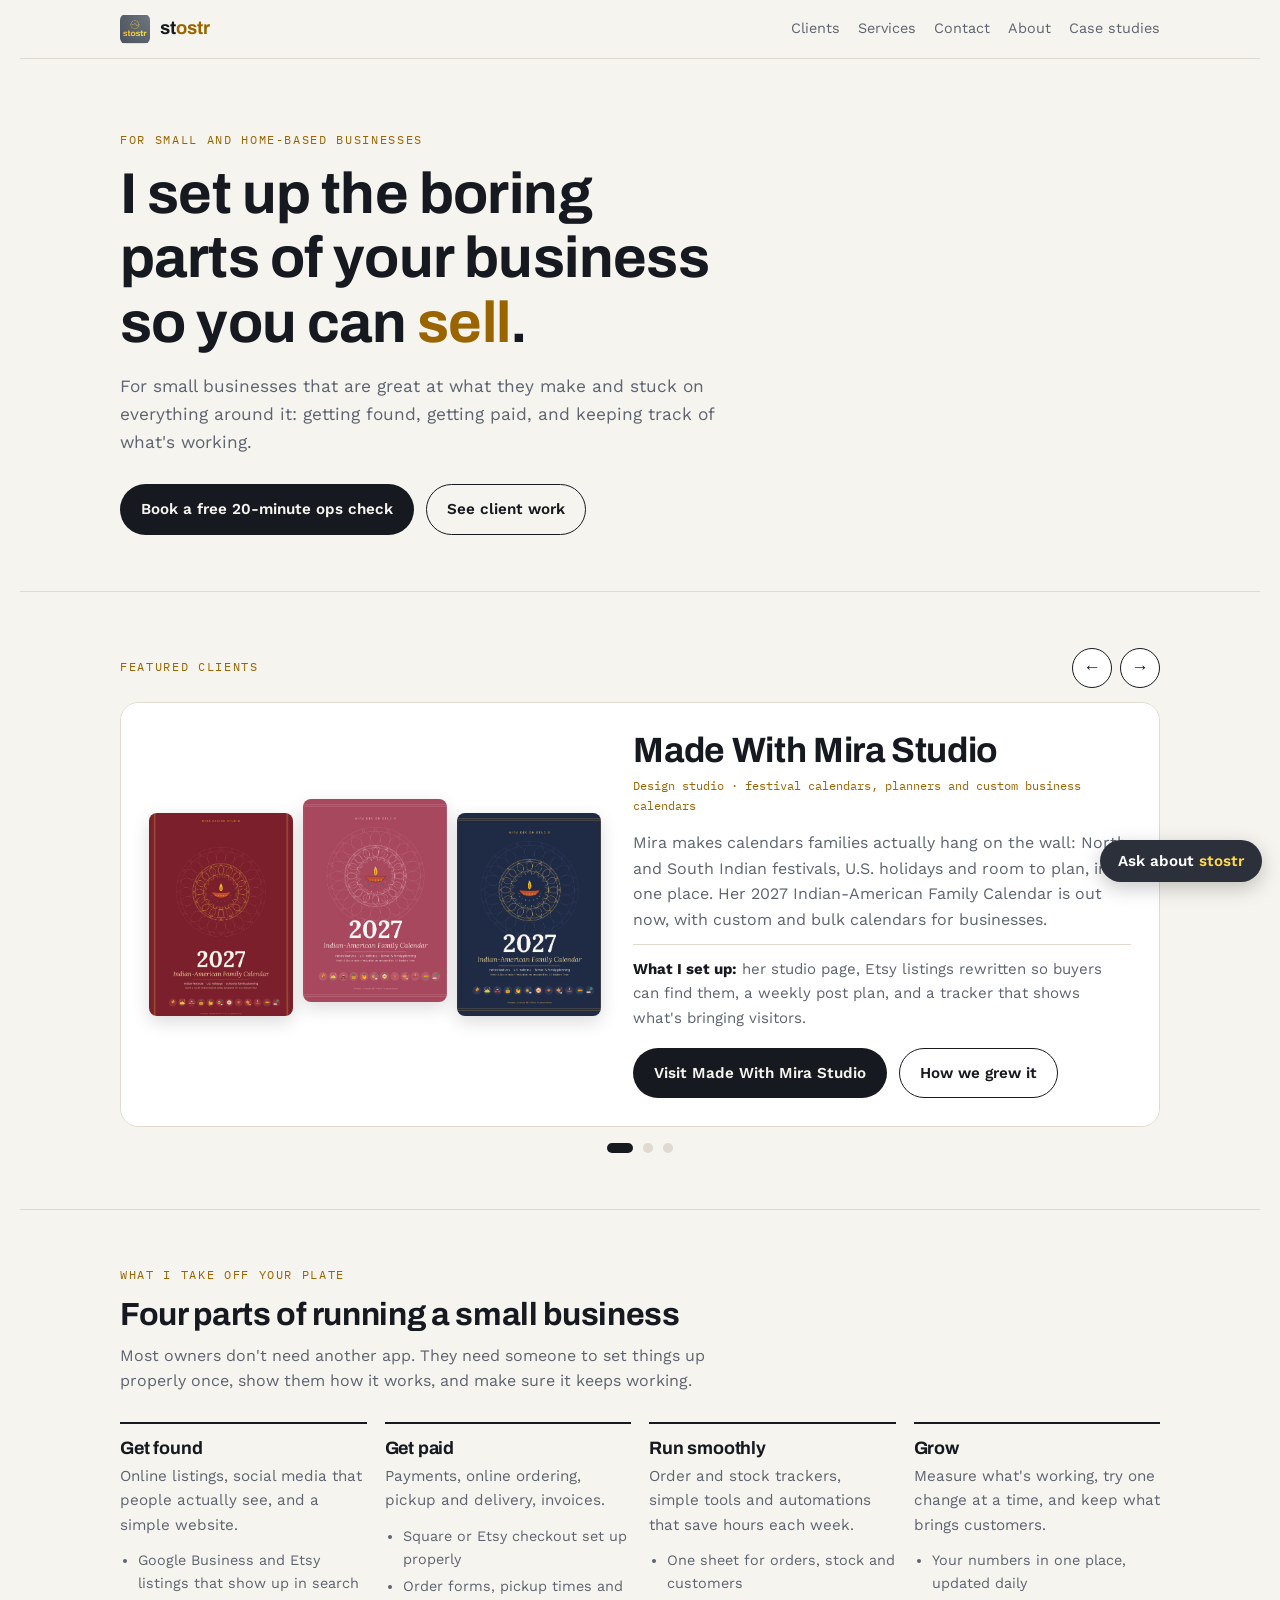
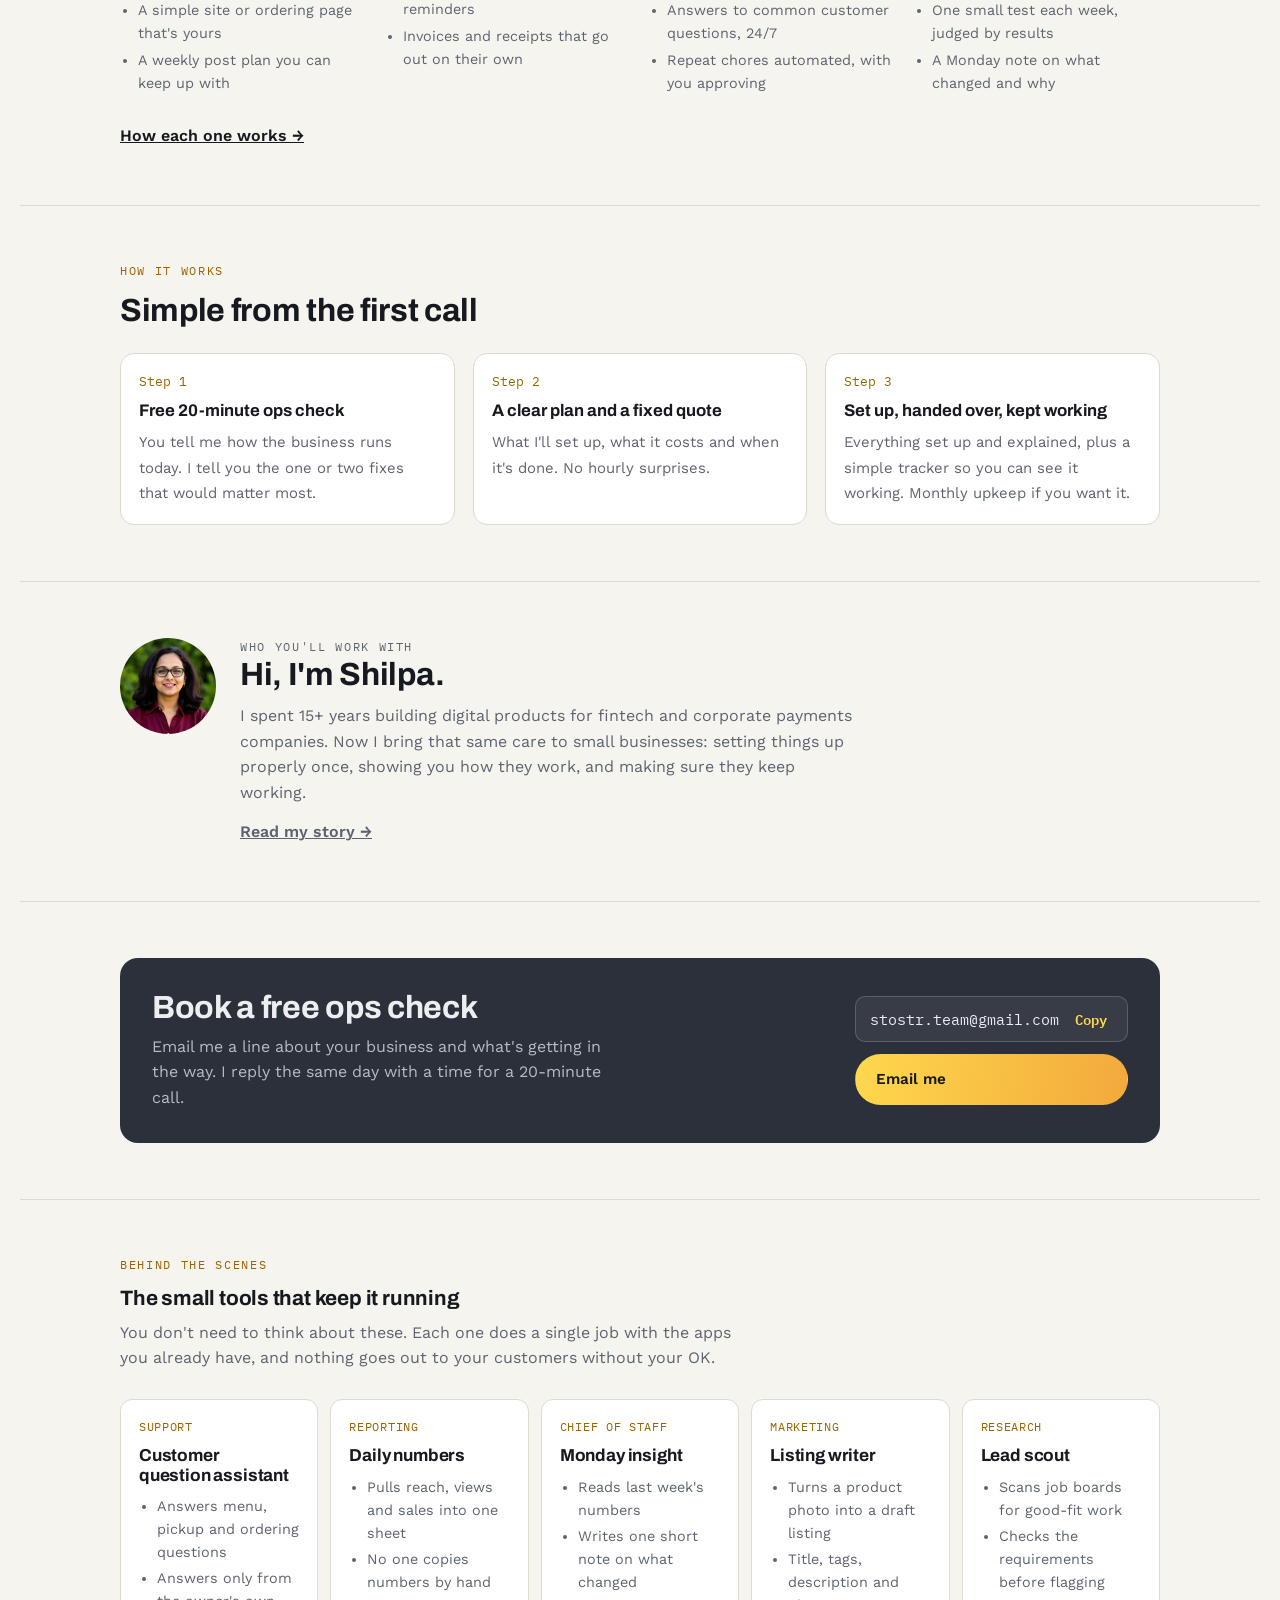
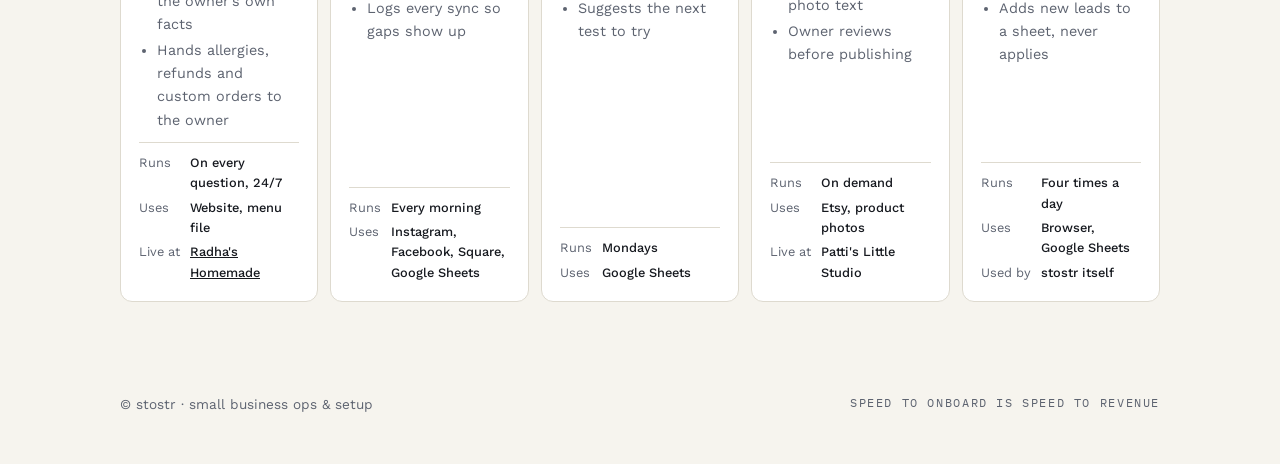
<file: index.html>
<!doctype html>
<html lang="en">
<head>
<meta charset="utf-8">
<meta name="viewport" content="width=device-width, initial-scale=1, viewport-fit=cover">
<title>stostr | Small Business Operations & AI Setup in Ashburn, VA</title>
<meta name="description" content="stostr sets up the operations side of small businesses: online listings, payments and ordering, trackers, automations and small AI helpers. Free 20-minute ops check.">
<meta name="google-site-verification" content="NdGBetjsBbsWLQxwmolq2hI88zS84N2zWsGbi_XuprI">
<link rel="canonical" href="https://www.stostr.com/">
<meta property="og:type" content="website">
<meta property="og:url" content="https://www.stostr.com/">
<meta property="og:title" content="stostr | Small Business Operations & AI Setup in Ashburn, VA">
<meta property="og:description" content="stostr sets up the operations side of small businesses: online listings, payments and ordering, trackers, automations and small AI helpers. Free 20-minute ops check.">
<meta property="og:site_name" content="stostr">
<meta property="og:image" content="https://www.stostr.com/stostr-logo.jpg">
<script type="application/ld+json">{"@context": "https://schema.org", "@type": "ProfessionalService", "name": "stostr", "url": "https://www.stostr.com/", "logo": "https://www.stostr.com/stostr-logo.jpg", "image": "https://www.stostr.com/stostr-logo.jpg", "email": "stostr.team@gmail.com", "description": "stostr sets up the operations side of small businesses: online listings, payments and ordering, trackers, automations and small AI helpers. Free 20-minute ops check.", "areaServed": "United States", "address": {"@type": "PostalAddress", "addressLocality": "Ashburn", "addressRegion": "VA", "addressCountry": "US"}, "founder": {"@type": "Person", "name": "Shilpa", "jobTitle": "SMB Operations & AI Consultant"}, "serviceType": ["Small business operations", "Online ordering and payments setup", "Business automation", "AI assistants for small business"]}</script>
<link rel="stylesheet" href="https://fonts.googleapis.com/css2?family=Archivo:wght@600;700;800&family=Work+Sans:wght@400;500;600&family=IBM+Plex+Mono:wght@400;500&display=swap">
<link rel="stylesheet" href="/assets/stostr.css">
</head>
<body>

<header class="site-nav">
  <div class="wrap">
    <a class="brand" href="/"><img src="/stostr-logo.jpg" alt=""><span>st<span class="o">ostr</span></span></a>
    <nav aria-label="Main">
      <a href="/#featured">Clients</a>
      <a href="/services">Services</a>
      <a href="#contact">Contact</a>
      <a href="/about">About</a>
      <a href="/work">Case studies</a>
    </nav>
  </div>
</header>

<main>
  <section class="hero">
    <div class="wrap">
      <p class="eyebrow">For small and home-based businesses</p>
      <h1>I set up the boring parts of your business so you can <span class="gold-text">sell</span>.</h1>
      <p class="lede">For small businesses that are great at what they make and stuck on everything around it: getting found, getting paid, and keeping track of what's working.</p>
      <div class="ctas">
        <a class="btn btn-primary" href="#contact">Book a free 20-minute ops check</a>
        <a class="btn btn-ghost" href="#featured">See client work</a>
      </div>
    </div>
  </section>

  <section class="section" id="featured">
    <div class="wrap">
      <div class="car-head">
        <p class="eyebrow" style="margin:0">Featured clients</p>
        <div class="car-nav">
          <button type="button" class="car-btn" data-dir="-1" aria-label="Previous client">←</button>
          <button type="button" class="car-btn" data-dir="1" aria-label="Next client">→</button>
        </div>
      </div>
      <div class="carousel" role="region" aria-roledescription="carousel" aria-label="Featured clients">
        <div class="car-track" tabindex="0">
          <article class="feature slide" aria-roledescription="slide" aria-label="1 of 3: Made With Mira Studio">
            <div class="feature-art">
              <img src="/miradesigns/img/cal27-cover-classic.jpg" alt="Made With Mira Studio 2027 Indian-American Family Calendar, classic maroon cover">
              <img src="/miradesigns/img/cal27-cover-blush.jpg" alt="The same calendar with a blush rose cover">
              <img src="/miradesigns/img/cal27-cover-midnight.jpg" alt="The same calendar with a midnight navy cover">
            </div>
            <div class="feature-copy">
              <h2>Made With Mira Studio</h2>
              <p class="sub">Design studio · festival calendars, planners and custom business calendars</p>
              <p>Mira makes calendars families actually hang on the wall: North and South Indian festivals, U.S. holidays and room to plan, in one place. Her 2027 Indian-American Family Calendar is out now, with custom and bulk calendars for businesses.</p>
              <p class="did"><b>What I set up:</b> her studio page, Etsy listings rewritten so buyers can find them, a weekly post plan, and a tracker that shows what's bringing visitors.</p>
              <div class="ctas">
                <a class="btn btn-primary" href="/miradesigns">Visit Made With Mira Studio</a>
                <a class="btn btn-ghost" href="/work/mira-studio">How we grew it</a>
              </div>
            </div>
          </article>
          <article class="feature slide" aria-roledescription="slide" aria-label="2 of 3: Radha's Homemade">
            <div class="feature-art">
              <img src="/assets/img/radha-card-butter.jpg" alt="Radha's Homemade recipe card for butter sauce with a QR code to order">
              <img src="/assets/img/radha-card-chana.jpg" alt="Radha's Homemade recipe card for chana masala sauce">
              <img src="/assets/img/radha-card-spinach.jpg" alt="Radha's Homemade recipe card for spinach sauce">
            </div>
            <div class="feature-copy">
              <h2>Radha's Homemade</h2>
              <p class="sub">Home kitchen · Katy, Texas · family-recipe curry sauces</p>
              <p>Radha turns family recipes into small-batch sauces that make a weeknight dinner in 15 minutes. Customers order online for pickup around Katy.</p>
              <p class="did"><b>What I set up:</b> her menu and ordering page with a question assistant, recipe cards with QR codes, and daily tracking from Instagram, Facebook and Square.</p>
              <div class="ctas">
                <a class="btn btn-primary" href="/radhashomemade">Visit Radha's Homemade</a>
                <a class="btn btn-ghost" href="/work/radhas-kitchen">How we grew it</a>
              </div>
            </div>
          </article>
          <article class="feature slide" aria-roledescription="slide" aria-label="3 of 3: Patti's Little Studio">
            <div class="feature-art one">
              <img src="/services/proof-catalog.jpg" alt="Patti's Little Studio listing manager showing a catalog of handmade crochet scarves">
            </div>
            <div class="feature-copy">
              <h2>Patti's Little Studio</h2>
              <p class="sub">Handmade seller · crochet scarves, throws and gifts</p>
              <p>Patti makes the pieces; writing listings for each one took longer than making them. Now she uploads a photo and gets a full draft listing to review.</p>
              <p class="did"><b>What I set up:</b> a private listing tool that drafts the title, 13 search tags, description and photo text, and sends it to her shop as a draft. Nothing goes live without her OK.</p>
              <div class="ctas">
                <a class="btn btn-primary" href="/work#pattis">See how it works</a>
              </div>
            </div>
          </article>
        </div>
      </div>
      <div class="car-dots" role="tablist" aria-label="Choose a client">
        <button type="button" role="tab" aria-label="Made With Mira Studio" aria-selected="true"></button>
        <button type="button" role="tab" aria-label="Radha's Homemade"></button>
        <button type="button" role="tab" aria-label="Patti's Little Studio"></button>
      </div>
    </div>
  </section>

  <section class="section">
    <div class="wrap">
      <p class="eyebrow">What I take off your plate</p>
      <h2>Four parts of running a small business</h2>
      <p class="intro">Most owners don't need another app. They need someone to set things up properly once, show them how it works, and make sure it keeps working.</p>
      <div class="areas">
        <div class="area"><h3>Get found</h3><p>Online listings, social media that people actually see, and a simple website.</p>
          <ul><li>Google Business and Etsy listings that show up in search</li><li>A simple site or ordering page that's yours</li><li>A weekly post plan you can keep up with</li></ul></div>
        <div class="area"><h3>Get paid</h3><p>Payments, online ordering, pickup and delivery, invoices.</p>
          <ul><li>Square or Etsy checkout set up properly</li><li>Order forms, pickup times and reminders</li><li>Invoices and receipts that go out on their own</li></ul></div>
        <div class="area"><h3>Run smoothly</h3><p>Order and stock trackers, simple tools and automations that save hours each week.</p>
          <ul><li>One sheet for orders, stock and customers</li><li>Answers to common customer questions, 24/7</li><li>Repeat chores automated, with you approving</li></ul></div>
        <div class="area"><h3>Grow</h3><p>Measure what's working, try one change at a time, and keep what brings customers.</p>
          <ul><li>Your numbers in one place, updated daily</li><li>One small test each week, judged by results</li><li>A Monday note on what changed and why</li></ul></div>
      </div>
      <p style="margin:28px 0 0"><a href="/services" style="font-weight:600">How each one works →</a></p>
    </div>
  </section>

  <section class="section">
    <div class="wrap">
      <p class="eyebrow">How it works</p>
      <h2>Simple from the first call</h2>
      <ol class="steps" style="margin-top:24px">
        <li><span class="n">Step 1</span><b>Free 20-minute ops check</b><span class="d">You tell me how the business runs today. I tell you the one or two fixes that would matter most.</span></li>
        <li><span class="n">Step 2</span><b>A clear plan and a fixed quote</b><span class="d">What I'll set up, what it costs and when it's done. No hourly surprises.</span></li>
        <li><span class="n">Step 3</span><b>Set up, handed over, kept working</b><span class="d">Everything set up and explained, plus a simple tracker so you can see it working. Monthly upkeep if you want it.</span></li>
      </ol>
    </div>
  </section>

  <section class="section">
    <div class="wrap">
      <div class="meet">
        <div class="avatar"><img src="/assets/img/shilpa.jpg" alt="Shilpa, founder of stostr" width="96" height="96"></div>
        <div>
          <p class="eyebrow">Who you'll work with</p>
          <h2>Hi, I'm Shilpa.</h2>
          <p>I spent 15+ years building digital products for fintech and corporate payments companies. Now I bring that same care to small businesses: setting things up properly once, showing you how they work, and making sure they keep working.</p>
          <p style="margin:14px 0 0"><a href="/about" style="font-weight:600">Read my story →</a></p>
        </div>
      </div>
    </div>
  </section>


  <section class="section" id="contact">
    <div class="wrap">
      <div class="contact">
        <div>
          <h2>Book a free ops check</h2>
          <p>Email me a line about your business and what's getting in the way. I reply the same day with a time for a 20-minute call.</p>
        </div>
        <div style="display:grid;gap:12px">
          <div class="email"><span id="em">stostr.team@gmail.com</span><button type="button" id="copy">Copy</button></div>
          <a class="btn btn-primary" href="mailto:stostr.team@gmail.com?subject=Free%20ops%20check">Email me</a>
        </div>
      </div>
    </div>
  </section>

  <section class="section quiet" id="agents">
    <div class="wrap">
      <p class="eyebrow">Behind the scenes</p>
      <h2>The small tools that keep it running</h2>
      <p class="intro">You don't need to think about these. Each one does a single job with the apps you already have, and nothing goes out to your customers without your OK.</p>
      <div class="agents">
        <div class="agent"><span class="role">Support</span><h3>Customer question assistant</h3>
          <ul><li>Answers menu, pickup and ordering questions</li><li>Answers only from the owner's own facts</li><li>Hands allergies, refunds and custom orders to the owner</li></ul>
          <dl><dt>Runs</dt><dd>On every question, 24/7</dd><dt>Uses</dt><dd>Website, menu file</dd><dt>Live at</dt><dd><a href="/radhashomemade">Radha's Homemade</a></dd></dl></div>
        <div class="agent"><span class="role">Reporting</span><h3>Daily numbers</h3>
          <ul><li>Pulls reach, views and sales into one sheet</li><li>No one copies numbers by hand</li><li>Logs every sync so gaps show up</li></ul>
          <dl><dt>Runs</dt><dd>Every morning</dd><dt>Uses</dt><dd>Instagram, Facebook, Square, Google Sheets</dd></dl></div>
        <div class="agent"><span class="role">Chief of staff</span><h3>Monday insight</h3>
          <ul><li>Reads last week's numbers</li><li>Writes one short note on what changed</li><li>Suggests the next test to try</li></ul>
          <dl><dt>Runs</dt><dd>Mondays</dd><dt>Uses</dt><dd>Google Sheets</dd></dl></div>
        <div class="agent"><span class="role">Marketing</span><h3>Listing writer</h3>
          <ul><li>Turns a product photo into a draft listing</li><li>Title, tags, description and photo text</li><li>Owner reviews before publishing</li></ul>
          <dl><dt>Runs</dt><dd>On demand</dd><dt>Uses</dt><dd>Etsy, product photos</dd><dt>Live at</dt><dd>Patti's Little Studio</dd></dl></div>
        <div class="agent"><span class="role">Research</span><h3>Lead scout</h3>
          <ul><li>Scans job boards for good-fit work</li><li>Checks the requirements before flagging</li><li>Adds new leads to a sheet, never applies</li></ul>
          <dl><dt>Runs</dt><dd>Four times a day</dd><dt>Uses</dt><dd>Browser, Google Sheets</dd><dt>Used by</dt><dd>stostr itself</dd></dl></div>
      </div>
      
    </div>
  </section>
</main>

<footer class="site-foot">
  <div class="wrap">
    <span>© stostr · small business ops &amp; setup</span>
    <span class="tag">Speed to onboard is speed to revenue</span>
  </div>
</footer>

<script>
document.getElementById("copy").addEventListener("click",function(){
  var b=this,t=document.getElementById("em").textContent;
  (navigator.clipboard?navigator.clipboard.writeText(t):Promise.reject()).then(function(){b.textContent="Copied";setTimeout(function(){b.textContent="Copy"},1500)})
  .catch(function(){var r=document.createRange();r.selectNodeContents(document.getElementById("em"));var s=getSelection();s.removeAllRanges();s.addRange(r);});
});
</script>
<script src="/assets/carousel.js" defer></script>
<script src="/assets/ask-stostr.js" defer></script>
</body>
</html>
</file>
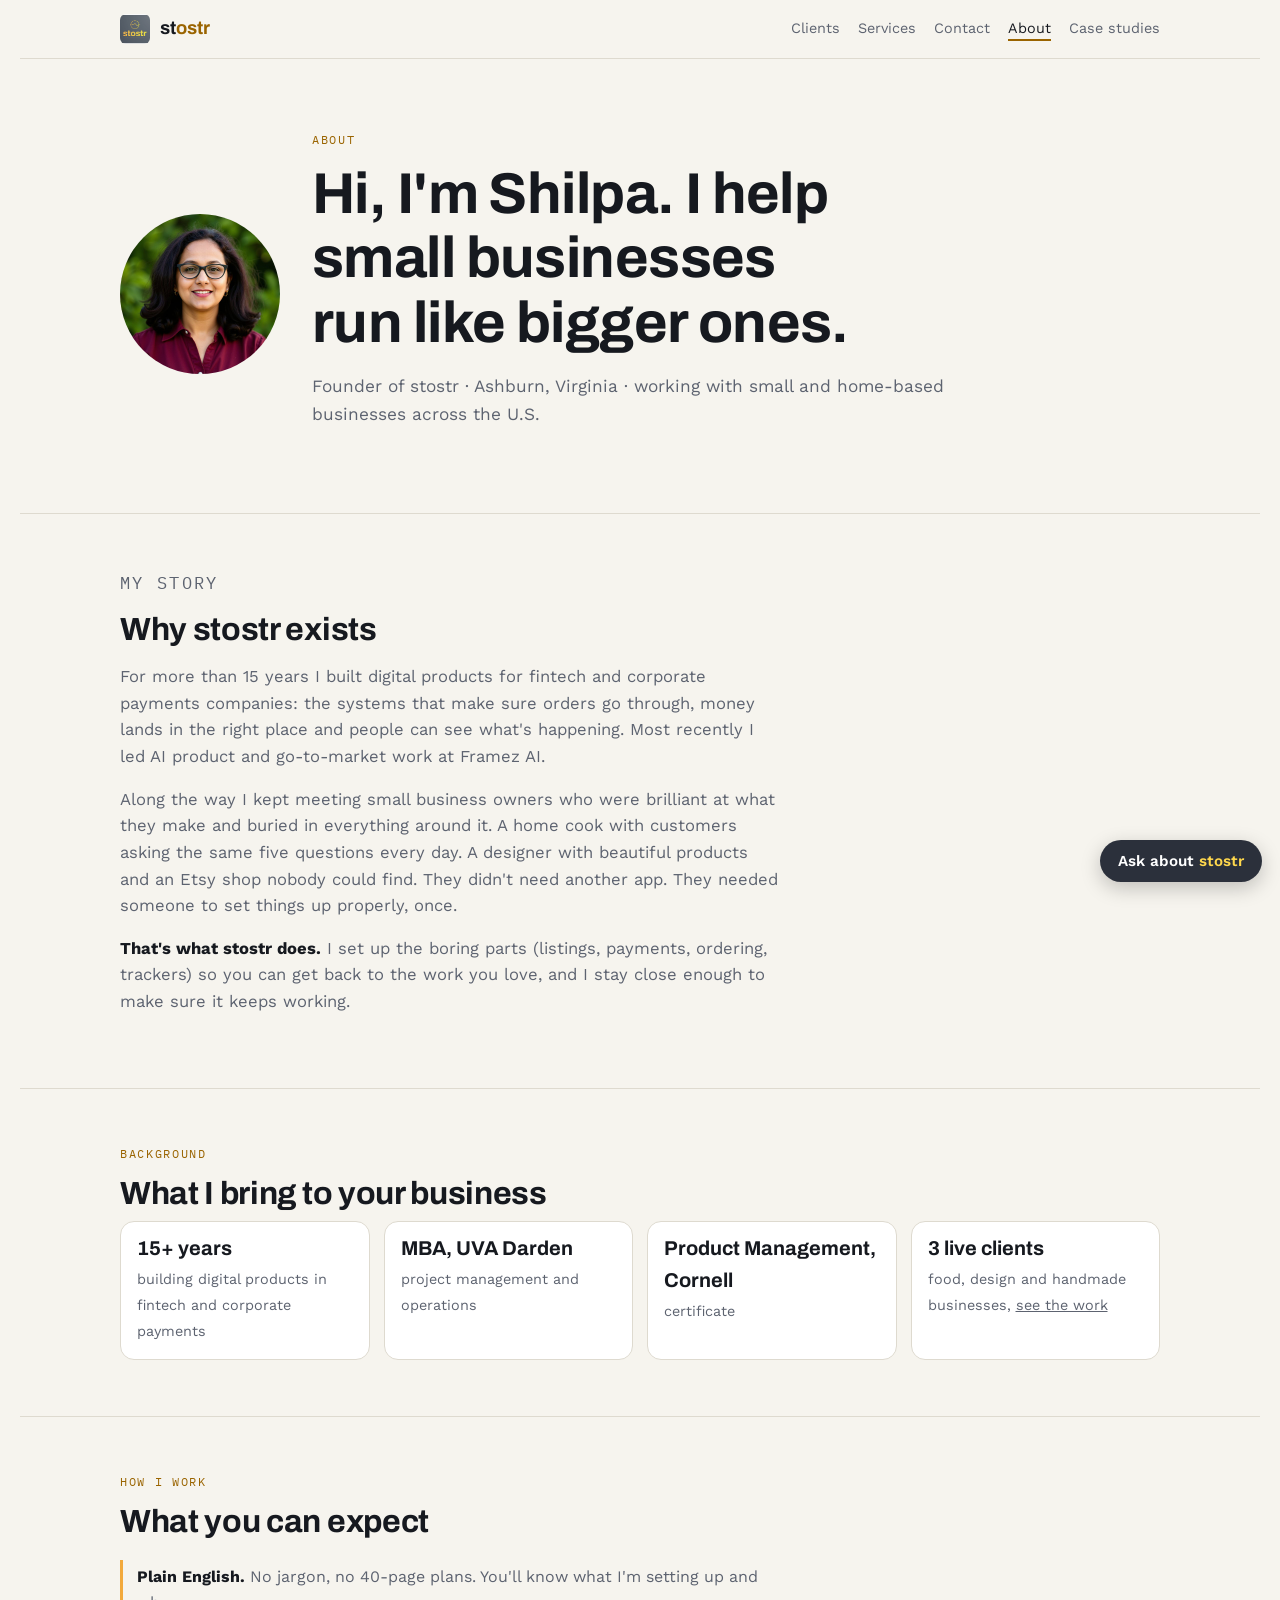
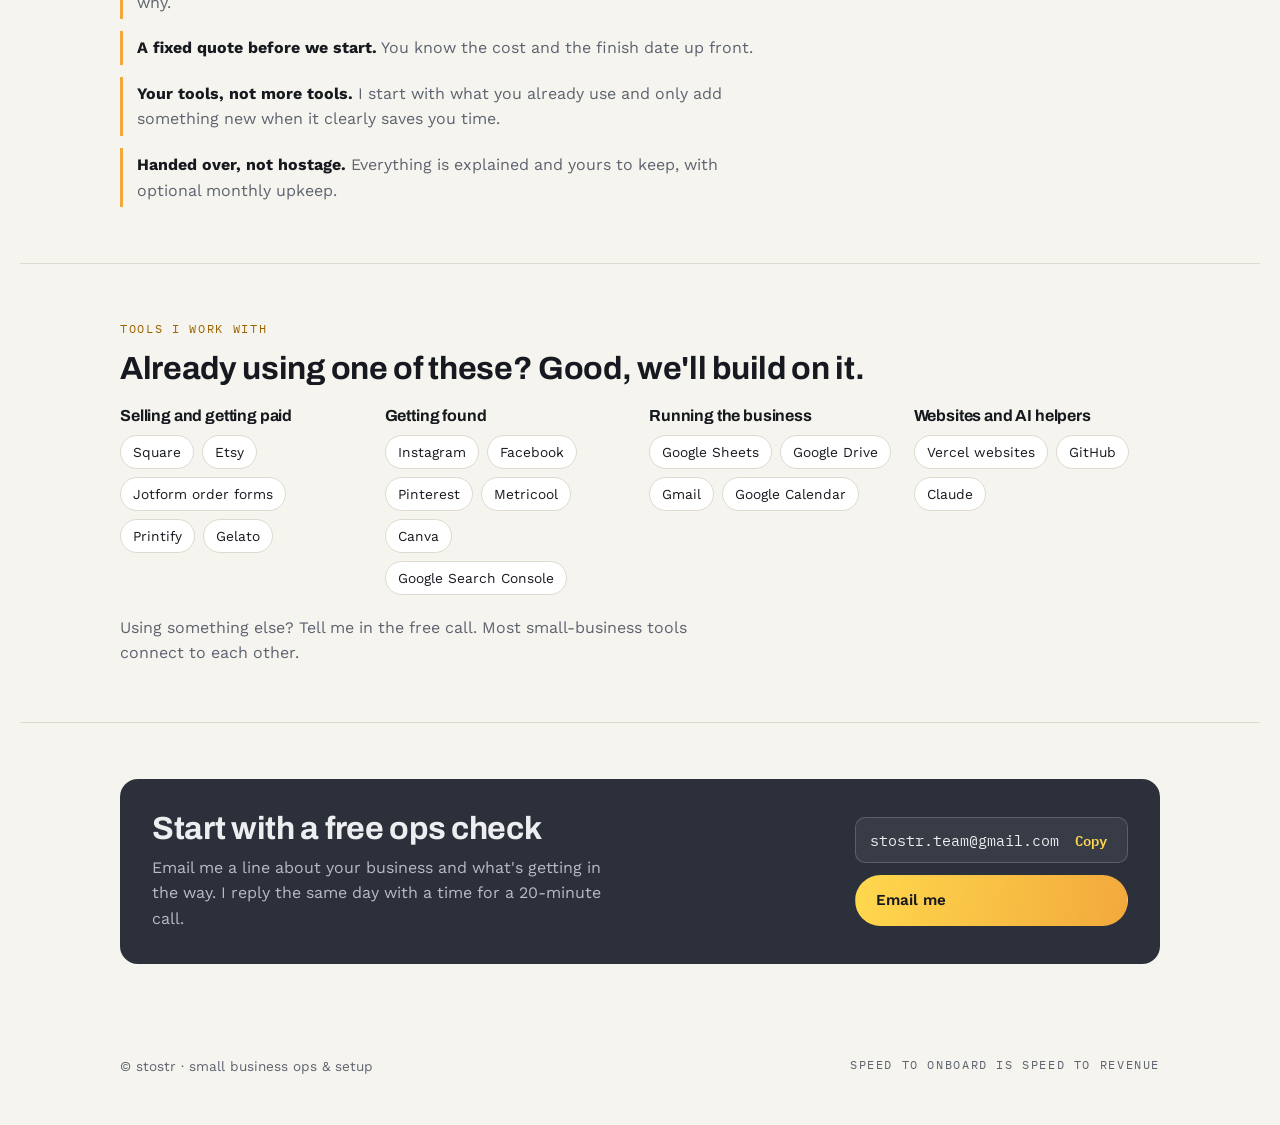
<file: about/index.html>
<!doctype html>
<html lang="en">
<head>
<meta charset="utf-8">
<meta name="viewport" content="width=device-width, initial-scale=1, viewport-fit=cover">
<title>About Shilpa | stostr Small Business Operations</title>
<meta name="description" content="Shilpa runs stostr from Ashburn, Virginia: 15+ years building fintech and payments products, now setting up the operations side of small and home-based businesses.">
<link rel="canonical" href="https://www.stostr.com/about">
<meta property="og:type" content="website">
<meta property="og:url" content="https://www.stostr.com/about">
<meta property="og:title" content="About Shilpa | stostr Small Business Operations">
<meta property="og:description" content="Shilpa runs stostr from Ashburn, Virginia: 15+ years building fintech and payments products, now setting up the operations side of small and home-based businesses.">
<meta property="og:site_name" content="stostr">
<link rel="stylesheet" href="https://fonts.googleapis.com/css2?family=Archivo:wght@600;700;800&family=Work+Sans:wght@400;500;600&family=IBM+Plex+Mono:wght@400;500&display=swap">
<link rel="stylesheet" href="/assets/stostr.css">
</head>
<body>

<header class="site-nav">
  <div class="wrap">
    <a class="brand" href="/"><img src="/stostr-logo.jpg" alt=""><span>st<span class="o">ostr</span></span></a>
    <nav aria-label="Main">
      <a href="/#featured">Clients</a>
      <a href="/services">Services</a>
      <a href="#contact">Contact</a>
      <a href="/about" aria-current="page">About</a>
      <a href="/work">Case studies</a>
    </nav>
  </div>
</header>

<main>
  <section class="hero">
    <div class="wrap about-hero">
      <div class="avatar"><img src="/assets/img/shilpa.jpg" alt="Shilpa, founder of stostr" width="160" height="160"></div>
      <div>
        <p class="eyebrow">About</p>
        <h1>Hi, I'm Shilpa. I help small businesses run like bigger ones.</h1>
        <p class="lede">Founder of stostr · Ashburn, Virginia · working with small and home-based businesses across the U.S.</p>
      </div>
    </div>
  </section>

  <section class="section">
    <div class="wrap"><div class="prose">
      <p class="eyebrow">My story</p>
      <h2 style="font-size:clamp(1.5rem,3.2vw,2rem);margin-bottom:16px">Why stostr exists</h2>
      <p>For more than 15 years I built digital products for fintech and corporate payments companies: the systems that make sure orders go through, money lands in the right place and people can see what's happening. Most recently I led AI product and go-to-market work at Framez AI.</p>
      <p>Along the way I kept meeting small business owners who were brilliant at what they make and buried in everything around it. A home cook with customers asking the same five questions every day. A designer with beautiful products and an Etsy shop nobody could find. They didn't need another app. They needed someone to set things up properly, once.</p>
      <p><b>That's what stostr does.</b> I set up the boring parts (listings, payments, ordering, trackers) so you can get back to the work you love, and I stay close enough to make sure it keeps working.</p>
    </div></div>
  </section>

  <section class="section">
    <div class="wrap">
      <p class="eyebrow">Background</p>
      <h2>What I bring to your business</h2>
      <div class="facts">
        <div class="fact"><b>15+ years</b><span>building digital products in fintech and corporate payments</span></div>
        <div class="fact"><b>MBA, UVA Darden</b><span>project management and operations</span></div>
        <div class="fact"><b>Product Management, Cornell</b><span>certificate</span></div>
        <div class="fact"><b>3 live clients</b><span>food, design and handmade businesses, <a href="/work">see the work</a></span></div>
      </div>
    </div>
  </section>

  <section class="section">
    <div class="wrap">
      <p class="eyebrow">How I work</p>
      <h2>What you can expect</h2>
      <ul class="values" style="margin-top:20px">
        <li><b>Plain English.</b> No jargon, no 40-page plans. You'll know what I'm setting up and why.</li>
        <li><b>A fixed quote before we start.</b> You know the cost and the finish date up front.</li>
        <li><b>Your tools, not more tools.</b> I start with what you already use and only add something new when it clearly saves you time.</li>
        <li><b>Handed over, not hostage.</b> Everything is explained and yours to keep, with optional monthly upkeep.</li>
      </ul>
    </div>
  </section>

  <section class="section">
    <div class="wrap">
      <p class="eyebrow">Tools I work with</p>
      <h2>Already using one of these? Good, we'll build on it.</h2>
      <div class="toolset">
        <div><h3>Selling and getting paid</h3><ul class="chips"><li>Square</li><li>Etsy</li><li>Jotform order forms</li><li>Printify</li><li>Gelato</li></ul></div>
        <div><h3>Getting found</h3><ul class="chips"><li>Instagram</li><li>Facebook</li><li>Pinterest</li><li>Metricool</li><li>Canva</li><li>Google Search Console</li></ul></div>
        <div><h3>Running the business</h3><ul class="chips"><li>Google Sheets</li><li>Google Drive</li><li>Gmail</li><li>Google Calendar</li></ul></div>
        <div><h3>Websites and AI helpers</h3><ul class="chips"><li>Vercel websites</li><li>GitHub</li><li>Claude</li></ul></div>
      </div>
      <p class="intro" style="margin:20px 0 0">Using something else? Tell me in the free call. Most small-business tools connect to each other.</p>
    </div>
  </section>

  <section class="section" id="contact">
    <div class="wrap">
      <div class="contact">
        <div>
          <h2>Start with a free ops check</h2>
          <p>Email me a line about your business and what's getting in the way. I reply the same day with a time for a 20-minute call.</p>
        </div>
        <div style="display:grid;gap:12px">
          <div class="email"><span id="em">stostr.team@gmail.com</span><button type="button" id="copy">Copy</button></div>
          <a class="btn btn-primary" href="mailto:stostr.team@gmail.com?subject=Free%20ops%20check">Email me</a>
        </div>
      </div>
    </div>
  </section>
</main>

<footer class="site-foot">
  <div class="wrap">
    <span>© stostr · small business ops &amp; setup</span>
    <span class="tag">Speed to onboard is speed to revenue</span>
  </div>
</footer>

<script>
document.getElementById("copy").addEventListener("click",function(){
  var b=this,t=document.getElementById("em").textContent;
  (navigator.clipboard?navigator.clipboard.writeText(t):Promise.reject()).then(function(){b.textContent="Copied";setTimeout(function(){b.textContent="Copy"},1500)})
  .catch(function(){var r=document.createRange();r.selectNodeContents(document.getElementById("em"));var s=getSelection();s.removeAllRanges();s.addRange(r);});
});
</script>
<script src="/assets/ask-stostr.js" defer></script>
</body>
</html>
</file>
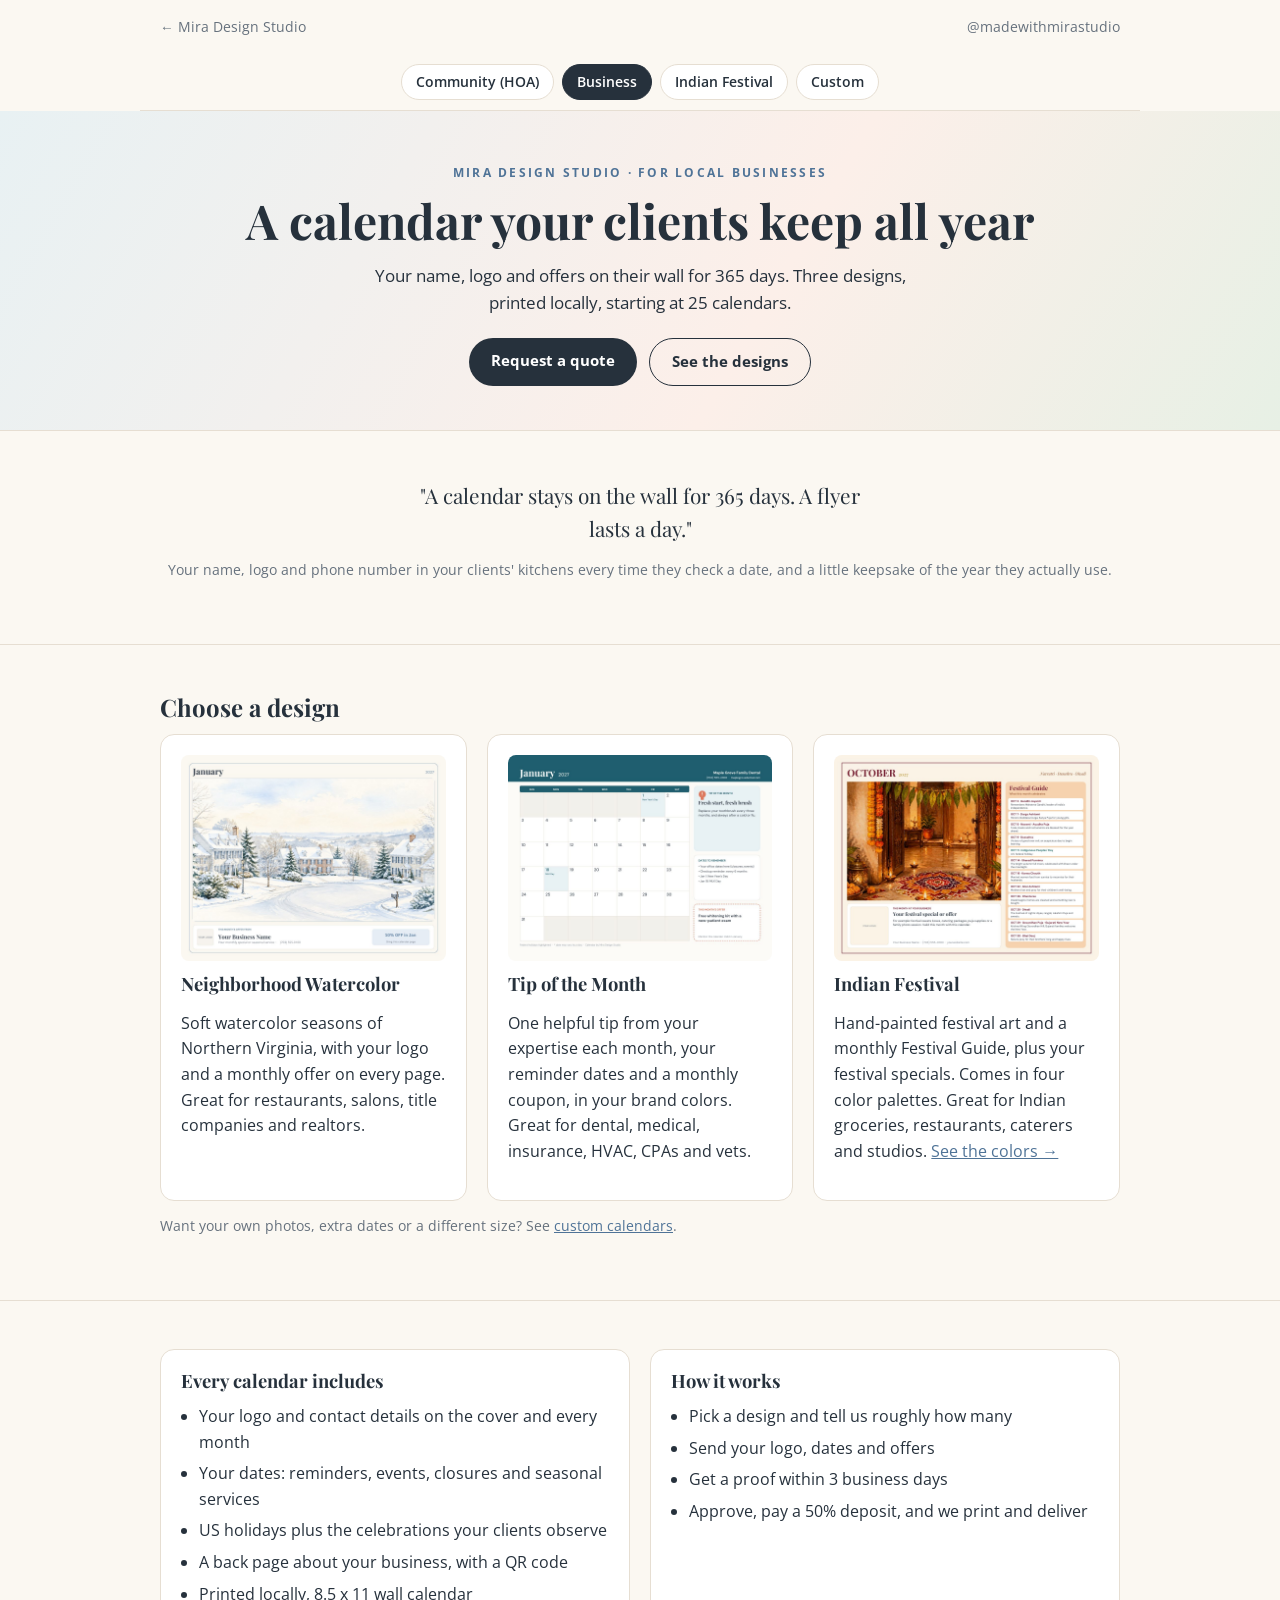
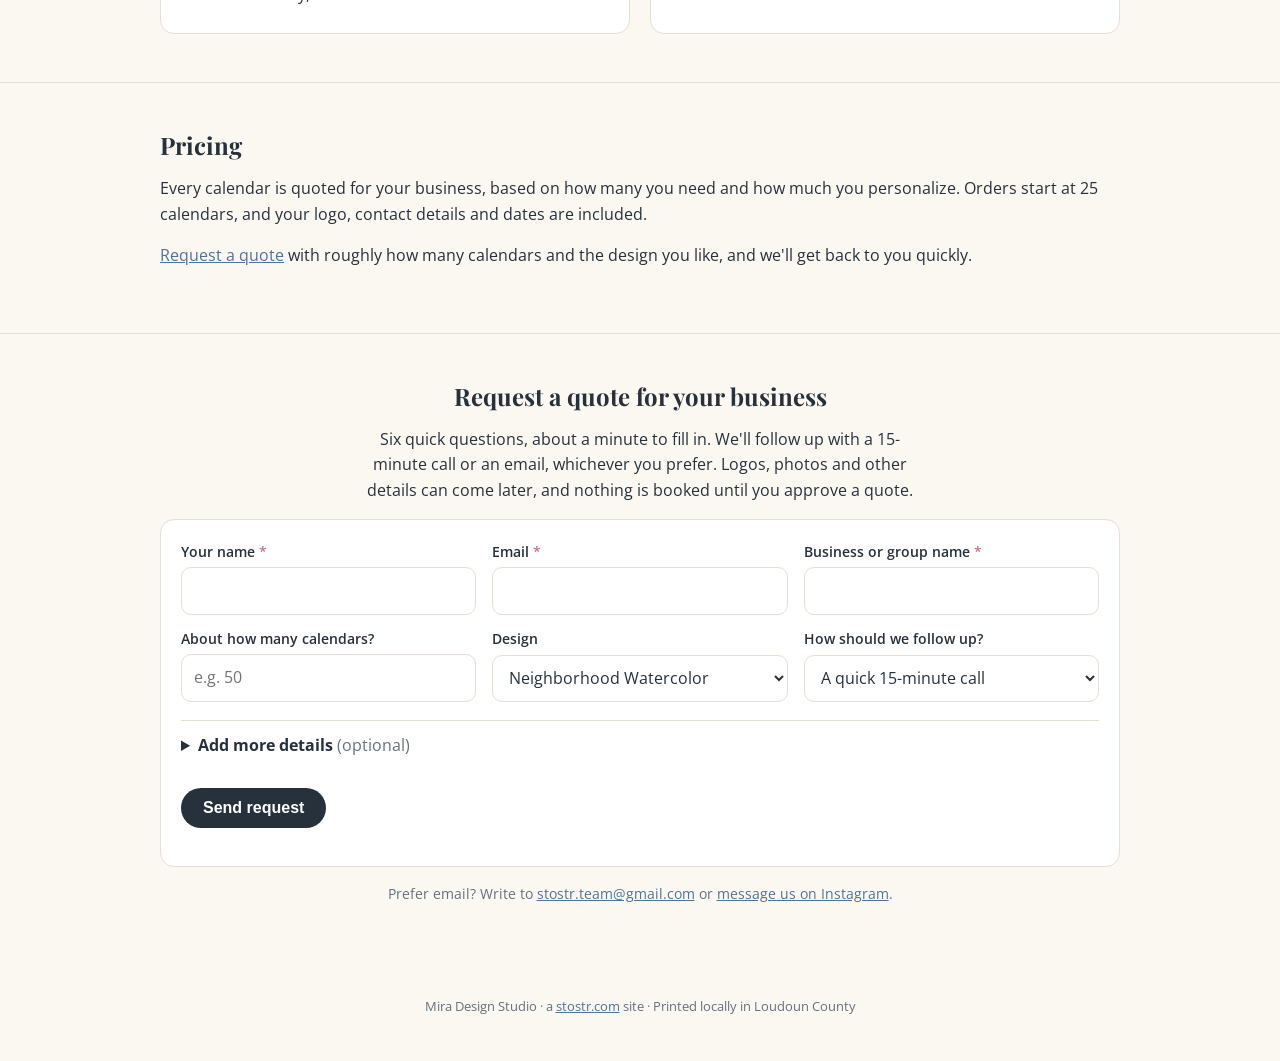
<file: business-calendar/index.html>
<!doctype html>
<html lang="en"><head><meta charset="utf-8"><meta name="viewport" content="width=device-width, initial-scale=1">
<title>2027 Business Calendars | Mira Design Studio</title><meta name="description" content="Custom branded 2027 wall calendars for Northern Virginia small businesses, from 25 copies.">
<link rel="stylesheet" href="https://fonts.googleapis.com/css2?family=Open+Sans:wght@400;600;700;800&family=Playfair+Display:wght@600;700&display=swap">
<style>
:root{--ink:#26313C;--paper:#FBF8F2;--surface:#FFFFFF;--muted:#66717D;--line:#E6DED2;--blue:#4F7397;--tint:#EEF3F8;--maroon:#7A1F33;color-scheme:light;}
*{box-sizing:border-box;}
body{margin:0;background:var(--paper);color:var(--ink);font-family:"Open Sans",-apple-system,BlinkMacSystemFont,sans-serif;line-height:1.6;}
a{color:var(--blue);} img{max-width:100%;display:block;}
.wrap{max-width:1000px;margin:0 auto;padding-inline:20px;}
h1,h2,h3{font-family:"Playfair Display",Georgia,serif;line-height:1.2;text-wrap:balance;margin:0 0 12px;}
nav.top{display:flex;justify-content:space-between;align-items:center;padding-block:16px;font-size:.85rem;gap:12px;flex-wrap:wrap;}
nav.top a{color:var(--muted);text-decoration:none;}
nav.cals{display:flex;gap:8px;flex-wrap:wrap;justify-content:center;padding-block:10px;border-bottom:1px solid var(--line);}
nav.cals a{padding:6px 14px;border-radius:999px;border:1px solid var(--line);text-decoration:none;color:var(--ink);font-size:.85rem;font-weight:600;background:var(--surface);}
nav.cals a.on{background:var(--ink);color:#fff;border-color:var(--ink);}
.hero .wrap{padding-block:52px 44px;text-align:center;}
.eyebrow{font-weight:700;letter-spacing:.18em;font-size:.78rem;color:var(--blue);text-transform:uppercase;margin:0 0 10px;}
.hero h1{font-size:clamp(2rem,6vw,3rem);}
.hero p.lede{max-width:58ch;margin:0 auto 22px;font-size:1.06rem;}
.ctas{display:flex;gap:12px;justify-content:center;flex-wrap:wrap;}
.btn{display:inline-block;padding:11px 22px;border-radius:999px;font-weight:700;font-size:.92rem;text-decoration:none;}
.btn.primary{background:var(--ink);color:#fff;} .btn.ghost{border:1.5px solid var(--ink);color:var(--ink);}
section{padding-block:48px;border-top:1px solid var(--line);}
.grid{display:grid;gap:20px;}
@media(min-width:720px){.g2{grid-template-columns:1fr 1fr;}.g3{grid-template-columns:repeat(3,1fr);}}
figure{margin:0;background:var(--surface);border:1px solid var(--line);border-radius:14px;padding:12px;}
figure img{border-radius:8px;width:100%;aspect-ratio:1080/840;object-fit:cover;background:#F1ECE3;}
figcaption{font-size:.85rem;color:var(--muted);padding-top:8px;}
.card{background:var(--surface);border:1px solid var(--line);border-radius:14px;padding:20px;}
.card h3{font-size:1.15rem;}
.card img{border-radius:8px;aspect-ratio:1080/840;object-fit:cover;margin-bottom:12px;}
ul.ticks{padding-left:1.1em;margin:0;} ul.ticks li{margin-bottom:6px;}
table{width:100%;border-collapse:collapse;background:var(--surface);font-size:.95rem;}
th,td{padding:10px 14px;border-bottom:1px solid var(--line);text-align:left;} th{background:var(--tint);}
.note{font-size:.88rem;color:var(--muted);}
.quote{font-family:"Playfair Display",Georgia,serif;font-size:1.3rem;text-align:center;max-width:40ch;margin:0 auto;}
.contact{text-align:center;}
footer{padding-block:28px 44px;color:var(--muted);font-size:.82rem;text-align:center;}
.hero{background:linear-gradient(120deg,#E8F1F3,#FCEFE9 60%,#E7F0E5);}  .form{display:grid;gap:18px;max-width:960px;margin-inline:auto}
  .form .grid3{display:grid;gap:12px 16px}
  .form label,.form input,.form select{min-width:0;max-width:100%;width:100%}
  @media(min-width:640px){.form .grid3{grid-template-columns:1fr 1fr}}
  @media(min-width:900px){.form .grid3{grid-template-columns:repeat(3,1fr)}.form .span2{grid-column:span 2}}
  .form details.more{border-top:1px solid var(--line);padding-top:12px}
  .form summary{cursor:pointer;font-weight:700;margin-bottom:12px}
  .form details .grid3{margin-bottom:12px}
  .form .checks{grid-template-columns:repeat(auto-fit,minmax(160px,1fr));margin-bottom:12px}
  .form .send{display:flex;flex-wrap:wrap;gap:12px 18px;align-items:center}
  .form fieldset{border:0;padding:0;margin:0;display:grid;gap:12px}
  .form legend{font-family:"Playfair Display",Georgia,serif;font-weight:700;font-size:1.1rem;margin-bottom:6px}
  .form .row{display:grid;gap:12px}
  @media(min-width:640px){.form .row{grid-template-columns:1fr 1fr}}
  .form label{display:grid;gap:4px;font-size:.9rem;font-weight:600}
  .form input,.form select,.form textarea{font:inherit;font-weight:400;font-size:16px;padding:10px 12px;border:1px solid var(--line);border-radius:10px;background:#fff;color:var(--ink)}
  .form .checks{display:grid;gap:6px}
  .form .checks label{display:flex;gap:8px;align-items:center;font-weight:400}
  .form .checks input{width:18px;height:18px}
  .form .q{margin:4px 0 0;font-weight:600;font-size:.9rem}
  .form .opt{font-weight:400;color:var(--muted)}
  .form .hp{position:absolute;left:-9999px}
  .form button{border:0;cursor:pointer;justify-self:start;font-size:1rem}
  .form .status{margin:0;font-weight:600}
  .form .req{color:#C96F87}
  .form .bad{border-color:#C96F87;box-shadow:0 0 0 2px rgba(201,111,135,.25)}
</style></head><body>
<nav class="top wrap"><a href="/miradesigns/">← Mira Design Studio</a><a href="https://www.instagram.com/madewithmirastudio" target="_blank" rel="noopener">@madewithmirastudio</a></nav>
<nav class="cals wrap" aria-label="2027 calendars"><a href="/community-calendar/">Community (HOA)</a><a href="/business-calendar/" class="on">Business</a><a href="/indian-festival-calendar/">Indian Festival</a><a href="/custom-calendar/">Custom</a></nav>
<header class="hero"><div class="wrap"><p class="eyebrow">Mira Design Studio · For local businesses</p><h1>A calendar your clients keep all year</h1><p class="lede">Your name, logo and offers on their wall for 365 days. Three designs, printed locally, starting at 25 calendars.</p>
<div class="ctas"><a class="btn primary" href="#request">Request a quote</a><a class="btn ghost" href="#designs">See the designs</a></div></div></header>
<main>
<section><div class="wrap"><p class="quote">"A calendar stays on the wall for 365 days. A flyer lasts a day."</p>
<p class="note" style="text-align:center">Your name, logo and phone number in your clients' kitchens every time they check a date, and a little keepsake of the year they actually use.</p></div></section>
<section id="designs"><div class="wrap"><h2>Choose a design</h2><div class="grid g3">
<div class="card"><img src="img/a-january.jpg" alt="January watercolor page with a business offer strip" loading="lazy"><h3>Neighborhood Watercolor</h3><p>Soft watercolor seasons of Northern Virginia, with your logo and a monthly offer on every page. Great for restaurants, salons, title companies and realtors.</p></div>
<div class="card"><img src="img/tip-02.jpg" alt="Tip of the Month calendar page with a tip, dates to remember and a coupon" loading="lazy"><h3>Tip of the Month</h3><p>One helpful tip from your expertise each month, your reminder dates and a monthly coupon, in your brand colors. Great for dental, medical, insurance, HVAC, CPAs and vets.</p></div>
<div class="card"><img src="img/festival-20.jpg" alt="Indian festival calendar page with a painting and festival guide" loading="lazy"><h3>Indian Festival</h3><p>Hand-painted festival art and a monthly Festival Guide, plus your festival specials. Comes in four color palettes. Great for Indian groceries, restaurants, caterers and studios. <a href="/indian-festival-calendar/#colors">See the colors →</a></p></div>
</div><p class="note">Want your own photos, extra dates or a different size? See <a href="/custom-calendar/">custom calendars</a>.</p></div></section>
<section><div class="wrap grid g2"><div class="card"><h3>Every calendar includes</h3><ul class="ticks">
<li>Your logo and contact details on the cover and every month</li><li>Your dates: reminders, events, closures and seasonal services</li>
<li>US holidays plus the celebrations your clients observe</li><li>A back page about your business, with a QR code</li><li>Printed locally, 8.5 x 11 wall calendar</li></ul></div>
<div class="card"><h3>How it works</h3><ul class="ticks"><li>Pick a design and tell us roughly how many</li><li>Send your logo, dates and offers</li>
<li>Get a proof within 3 business days</li><li>Approve, pay a 50% deposit, and we print and deliver</li></ul></div></div></section>
<section id="pricing"><div class="wrap"><h2>Pricing</h2>
<p>Every calendar is quoted for your business, based on how many you need and how much you personalize. Orders start at 25 calendars, and your logo, contact details and dates are included.</p>
<p><a href="#request">Request a quote</a> with roughly how many calendars and the design you like, and we'll get back to you quickly.</p></div></section>
<section id="request"><div class="wrap">
    <h2 style="text-align:center">Request a quote for your business</h2>
    <p style="text-align:center;max-width:62ch;margin-inline:auto">Six quick questions, about a minute to fill in. We'll follow up with a 15-minute call or an email, whichever you prefer. Logos, photos and other details can come later, and nothing is booked until you approve a quote.</p>
    <form id="hoa-form" class="card form" novalidate>
      <div class="grid3">
        <label><span>Your name <span class="req">*</span></span><input name="Name" required autocomplete="name"></label>
        <label><span>Email <span class="req">*</span></span><input type="email" name="email" required autocomplete="email"></label>
        <label><span>Business or group name <span class="req">*</span></span><input name="Business" required autocomplete="organization"></label>
        <label>About how many calendars?<input name="Quantity" inputmode="numeric" placeholder="e.g. 50"></label>
        <label>Design<select name="Design"><option>Neighborhood Watercolor</option><option>Tip of the Month</option><option>Indian Festival</option><option>Not sure yet</option></select></label>
        <label>How should we follow up?<select name="Follow-up"><option>A quick 15-minute call</option><option>Email is fine</option></select></label>
      </div>
      <details class="more">
        <summary>Add more details <span class="opt">(optional)</span></summary>
        <div class="grid3">
          <label>Type of business<input name="Business type" placeholder="e.g. dental office"></label>
          <label>Phone<input type="tel" name="Phone" autocomplete="tel"></label>
          <label>Website<input name="Website" placeholder="e.g. yourbusiness.com"></label>
          <label>When would you like them?<input name="Needed by" placeholder="e.g. before January"></label>
          <label>Logo?<select name="Logo"><option value="">Choose…</option><option>Yes, I can send it</option><option>No logo, use our name</option><option>Not sure</option></select></label>
          <label>Best times for a call<input name="Call times" placeholder="e.g. weekday mornings"></label>
          <label class="span2">Anything else?<input name="Notes"></label>
        </div>
      </details>
      <div class="send"><button class="btn primary" type="submit">Send request</button></div>
      <p class="status" role="status" aria-live="polite"></p>
    </form>
    <p class="note" style="text-align:center;margin-top:16px">Prefer email? Write to <a href="mailto:stostr.team@gmail.com">stostr.team@gmail.com</a> or <a href="https://www.instagram.com/madewithmirastudio" target="_blank" rel="noopener">message us on Instagram</a>.</p>
  </div></section></main>
<footer>Mira Design Studio · a <a href="/">stostr.com</a> site · Printed locally in Loudoun County</footer><script>
// Form sends through Web3Forms (https://web3forms.com). Paste the access key emailed to stostr.team@gmail.com below.
var WEB3FORMS_KEY = "7d2eb228-8a30-415c-acce-6ed53c9ec282";
document.getElementById("hoa-form").addEventListener("submit",function(e){
  e.preventDefault();
  var f=this,st=f.querySelector(".status"),btn=f.querySelector("button");
  var missing=[].filter.call(f.querySelectorAll("[required]"),function(el){return !el.checkValidity();});
  f.querySelectorAll(".bad").forEach(function(el){el.classList.remove("bad");});
  if(missing.length){ missing.forEach(function(el){el.classList.add("bad");}); missing[0].focus();
    st.textContent="Please fill in your name, a valid email and your business or group name."; return; }
  var out={},lines=[];
  new FormData(f).forEach(function(v,k){ if(k.charAt(0)==="_") return; out[k]=out[k]?out[k]+", "+v:v; });
  Object.keys(out).forEach(function(k){ if(out[k]) lines.push(k+": "+out[k]); });
  function fallback(){
    var href="mailto:stostr.team@gmail.com?subject="+encodeURIComponent("2027 Business Calendar request: "+(out.Business||""))+"&body="+encodeURIComponent(lines.join("\n"));
    st.innerHTML='Sorry, the form couldn\'t send just now. <a href="'+href+'">Email these details instead</a>, or write to stostr.team@gmail.com.';
    btn.disabled=false;
  }
  if(!WEB3FORMS_KEY){ fallback(); return; }
  btn.disabled=true; st.textContent="Sending…";
  var ctl=new AbortController(), timer=setTimeout(function(){ctl.abort();},15000);
  var body=Object.assign({access_key:WEB3FORMS_KEY,subject:"New 2027 business calendar request: "+(out.Business||""),from_name:"stostr.com business calendar",replyto:out.email},out);
  fetch("https://api.web3forms.com/submit",{method:"POST",headers:{"Content-Type":"application/json",Accept:"application/json"},body:JSON.stringify(body),signal:ctl.signal})
    .then(function(r){return r.json();})
    .then(function(j){ clearTimeout(timer); if(j.success){ f.reset(); btn.disabled=false; st.textContent="Thank you! We got your request and will follow up soon."; } else { fallback(); } })
    .catch(function(){ clearTimeout(timer); fallback(); });
});
</script>
</body></html>
</file>
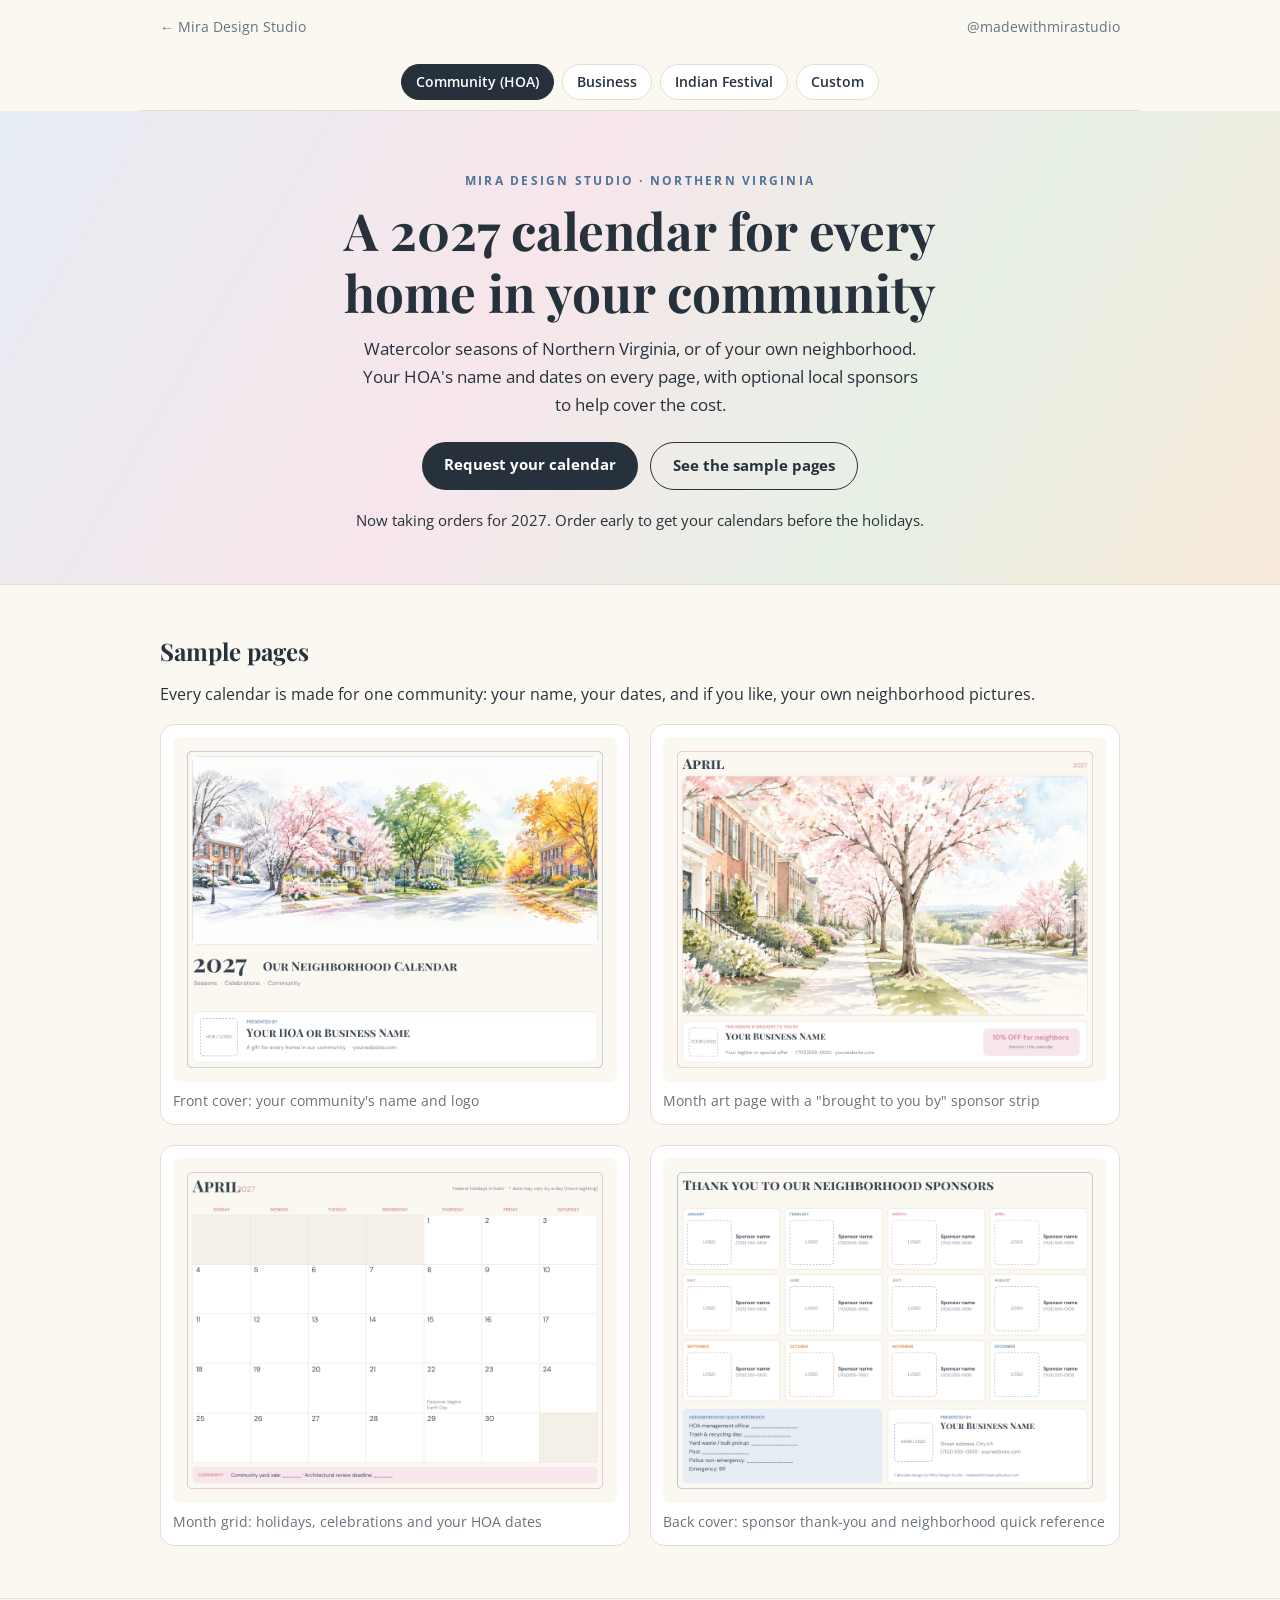
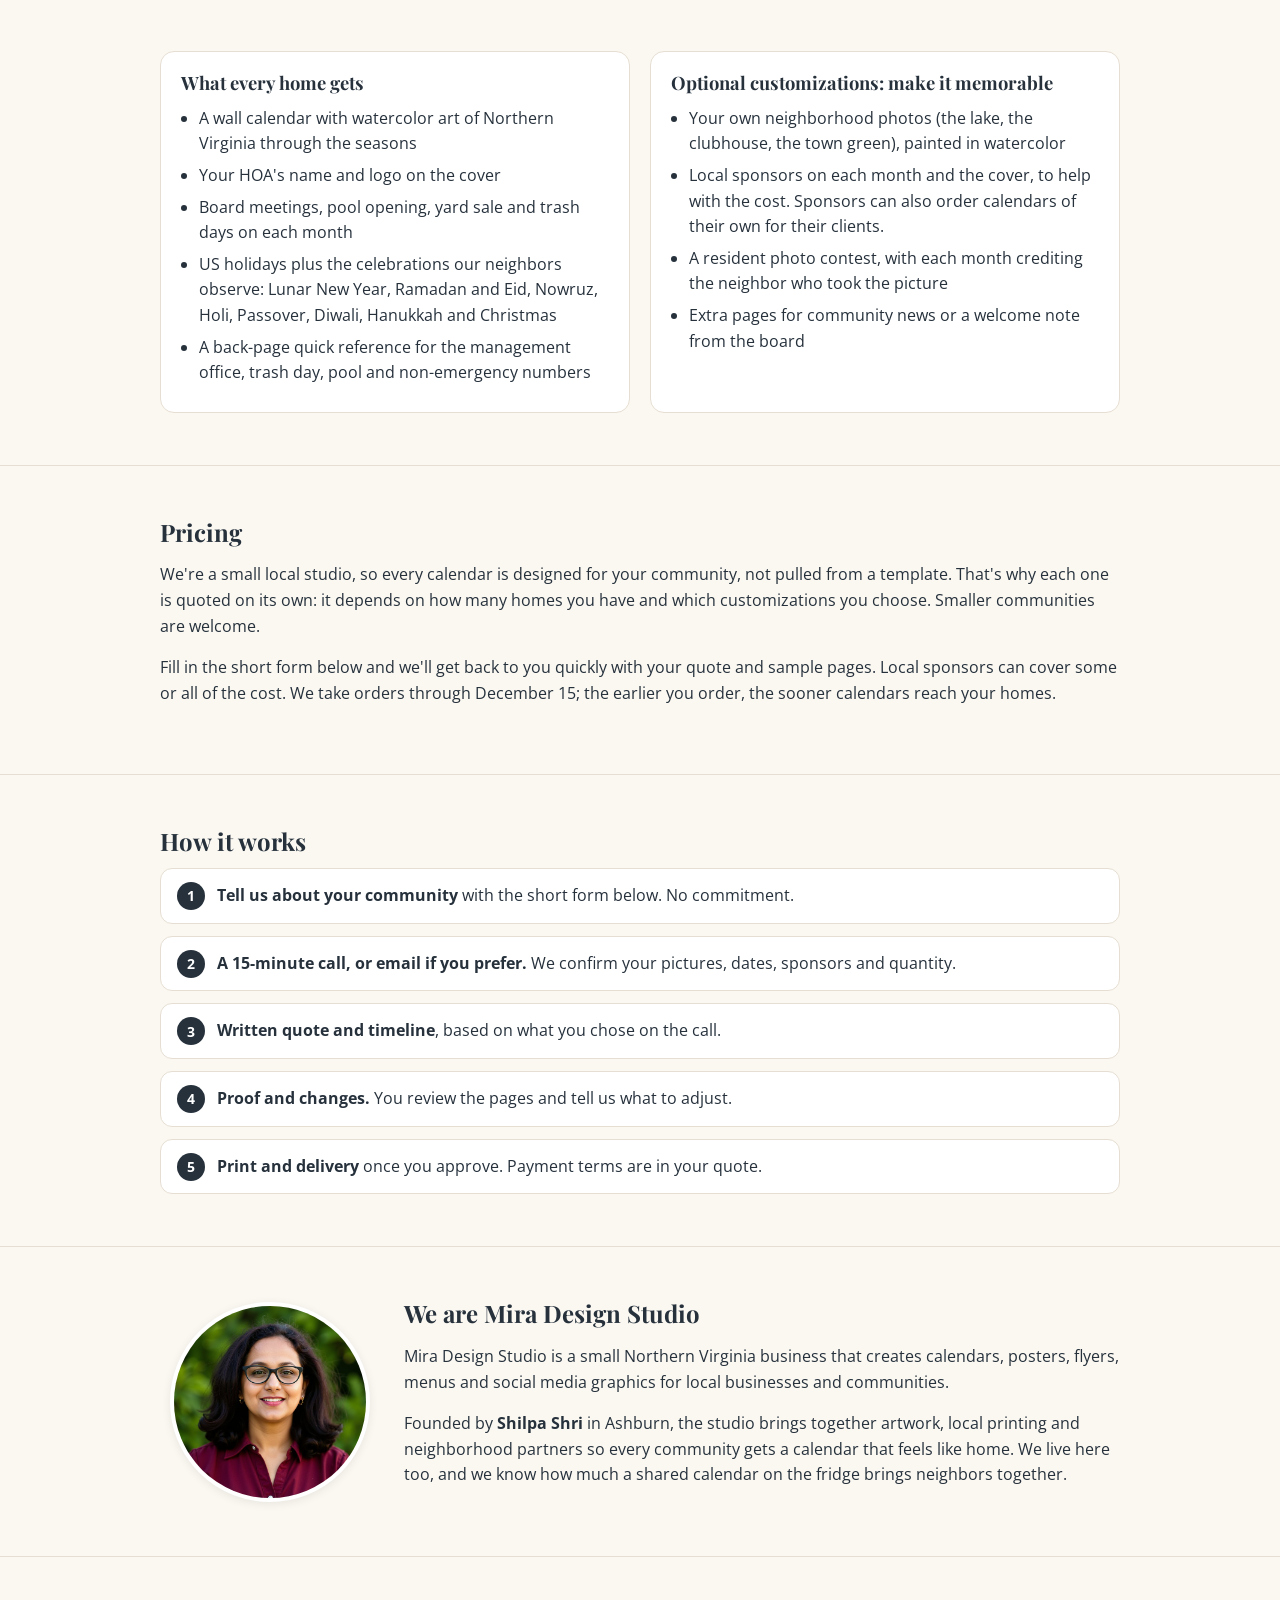
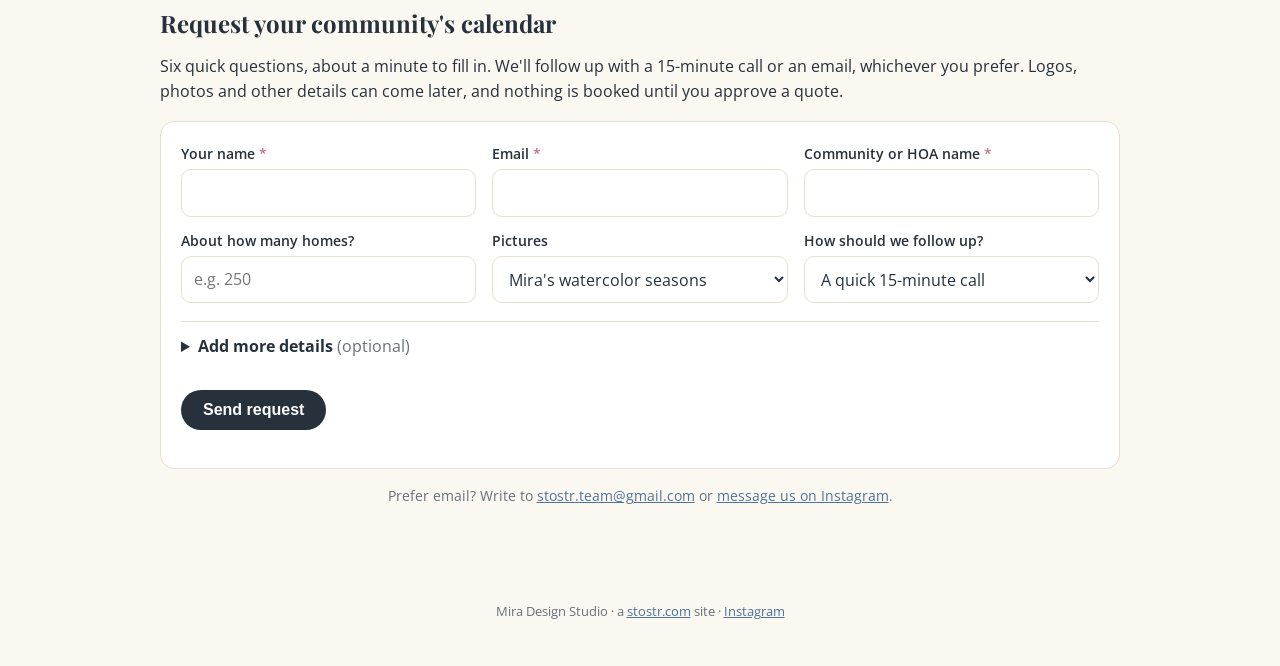
<file: community-calendar/index.html>
<!doctype html>
<html lang="en">
<head>
<meta charset="utf-8">
<meta name="viewport" content="width=device-width, initial-scale=1">
<title>2027 Community Calendars | Mira Design Studio</title>
<meta name="description" content="Custom 2027 wall calendars for Northern Virginia HOAs and neighborhoods, paid for by local sponsors. Sample pages, pricing and how to order.">
<link rel="stylesheet" href="https://fonts.googleapis.com/css2?family=Open+Sans:wght@400;600;700;800&family=Playfair+Display:wght@600;700&display=swap">
<style>
  :root{--ink:#26313C;--paper:#FBF8F2;--surface:#FFFFFF;--muted:#66717D;--line:#E6DED2;--blue:#4F7397;--rose:#C96F87;--green:#5E8A59;--amber:#C27A2F;--tint:#EEF3F8;color-scheme:light;}
  *{box-sizing:border-box;}
  body{margin:0;background:var(--paper);color:var(--ink);font-family:"Open Sans",-apple-system,BlinkMacSystemFont,sans-serif;line-height:1.6;}
  a{color:var(--blue);}
  img{max-width:100%;display:block;}
  .wrap{max-width:1000px;margin:0 auto;padding-inline:20px;}
  h1,h2,h3{font-family:"Playfair Display",Georgia,serif;line-height:1.2;text-wrap:balance;margin:0 0 12px;}
  nav.top{display:flex;justify-content:space-between;align-items:center;padding-block:16px;font-size:.85rem;}
  nav.top a{color:var(--muted);text-decoration:none;}
  .hero{background:linear-gradient(120deg,#E6EDF4,#F7E6EB 40%,#E7F0E5 70%,#F8EADB);}
  .hero .wrap{padding-block:60px 52px;text-align:center;}
  .eyebrow{font-weight:700;letter-spacing:.18em;font-size:.78rem;color:var(--blue);text-transform:uppercase;margin:0 0 10px;}
  .hero h1{font-size:clamp(2rem,6vw,3.2rem);}
  .hero p.lede{max-width:56ch;margin:0 auto 24px;font-size:1.08rem;}
  .ctas{display:flex;gap:12px;justify-content:center;flex-wrap:wrap;}
  .btn{display:inline-block;padding:11px 22px;border-radius:999px;font-weight:700;font-size:.92rem;text-decoration:none;}
  .btn.primary{background:var(--ink);color:#fff;}
  .btn.ghost{border:1.5px solid var(--ink);color:var(--ink);}
  section{padding-block:52px;border-top:1px solid var(--line);}
  .grid{display:grid;gap:20px;}
  @media(min-width:720px){.g2{grid-template-columns:1fr 1fr;}.g3{grid-template-columns:repeat(3,1fr);}}
  figure{margin:0;background:var(--surface);border:1px solid var(--line);border-radius:14px;padding:12px;}
  figure img{border-radius:8px;width:100%;aspect-ratio:1080/840;object-fit:cover;background:#F1ECE3;}
  figcaption{font-size:.85rem;color:var(--muted);padding-top:8px;}
  .card{background:var(--surface);border:1px solid var(--line);border-radius:14px;padding:20px;}
  .card h3{font-size:1.15rem;}
  ul.ticks{padding-left:1.1em;margin:0;} ul.ticks li{margin-bottom:6px;}
  table{width:100%;border-collapse:collapse;background:var(--surface);border-radius:14px;overflow:hidden;font-size:.95rem;}
  th,td{padding:10px 14px;border-bottom:1px solid var(--line);text-align:left;}
  th{background:var(--tint);font-weight:700;}
  td.num{font-variant-numeric:tabular-nums;}
  .steps{counter-reset:s;list-style:none;padding:0;margin:0;display:grid;gap:12px;}
  .steps li{counter-increment:s;background:var(--surface);border:1px solid var(--line);border-radius:12px;padding:14px 16px 14px 56px;position:relative;}
  .steps li::before{content:counter(s);position:absolute;left:16px;top:13px;width:28px;height:28px;border-radius:50%;background:var(--ink);color:#fff;display:grid;place-items:center;font-weight:700;font-size:.85rem;}
  .note{font-size:.88rem;color:var(--muted);}
  .about{display:grid;gap:24px;align-items:center;}
  @media(min-width:720px){.about{grid-template-columns:220px 1fr;}}
  .avatar{width:200px;height:200px;border-radius:50%;object-fit:cover;background:var(--tint);border:4px solid #fff;box-shadow:0 2px 10px rgba(0,0,0,.08);margin-inline:auto;}
  .contact{text-align:center;}
  footer{padding-block:28px 44px;color:var(--muted);font-size:.82rem;text-align:center;}
  .form{display:grid;gap:18px;max-width:960px;margin-inline:auto}
  .form .grid3{display:grid;gap:12px 16px}
  .form label,.form input,.form select{min-width:0;max-width:100%;width:100%}
  @media(min-width:640px){.form .grid3{grid-template-columns:1fr 1fr}}
  @media(min-width:900px){.form .grid3{grid-template-columns:repeat(3,1fr)}.form .span2{grid-column:span 2}}
  .form details.more{border-top:1px solid var(--line);padding-top:12px}
  .form summary{cursor:pointer;font-weight:700;margin-bottom:12px}
  .form details .grid3{margin-bottom:12px}
  .form .checks{grid-template-columns:repeat(auto-fit,minmax(160px,1fr));margin-bottom:12px}
  .form .send{display:flex;flex-wrap:wrap;gap:12px 18px;align-items:center}
  .form fieldset{border:0;padding:0;margin:0;display:grid;gap:12px}
  .form legend{font-family:"Playfair Display",Georgia,serif;font-weight:700;font-size:1.1rem;margin-bottom:6px}
  .form .row{display:grid;gap:12px}
  @media(min-width:640px){.form .row{grid-template-columns:1fr 1fr}}
  .form label{display:grid;gap:4px;font-size:.9rem;font-weight:600}
  .form input,.form select,.form textarea{font:inherit;font-weight:400;font-size:16px;padding:10px 12px;border:1px solid var(--line);border-radius:10px;background:#fff;color:var(--ink)}
  .form .checks{display:grid;gap:6px}
  .form .checks label{display:flex;gap:8px;align-items:center;font-weight:400}
  .form .checks input{width:18px;height:18px}
  .form .q{margin:4px 0 0;font-weight:600;font-size:.9rem}
  .form .opt{font-weight:400;color:var(--muted)}
  .form .hp{position:absolute;left:-9999px}
  .form button{border:0;cursor:pointer;justify-self:start;font-size:1rem}
  .form .status{margin:0;font-weight:600}
  .form .req{color:var(--rose)}
  .form .bad{border-color:var(--rose);box-shadow:0 0 0 2px rgba(201,111,135,.25)}
  .deadline{margin:18px 0 0;font-size:.95rem}
  nav.cals{display:flex;gap:8px;flex-wrap:wrap;justify-content:center;padding-block:10px;border-bottom:1px solid var(--line);}
  nav.cals a{padding:6px 14px;border-radius:999px;border:1px solid var(--line);text-decoration:none;color:var(--ink);font-size:.85rem;font-weight:600;background:var(--surface);}
  nav.cals a.on{background:var(--ink);color:#fff;border-color:var(--ink);}
</style>
</head>
<body>
<nav class="top wrap">
  <a href="/miradesigns/">← Mira Design Studio</a>
  <a href="https://www.instagram.com/madewithmirastudio" target="_blank" rel="noopener">@madewithmirastudio</a>
</nav>
<nav class="cals wrap" aria-label="2027 calendars"><a href="/community-calendar/" class="on" aria-current="page">Community (HOA)</a><a href="/business-calendar/">Business</a><a href="/indian-festival-calendar/">Indian Festival</a><a href="/custom-calendar/">Custom</a></nav>

<header class="hero">
  <div class="wrap">
    <p class="eyebrow">Mira Design Studio · Northern Virginia</p>
    <h1>A 2027 calendar for every home in your community</h1>
    <p class="lede">Watercolor seasons of Northern Virginia, or of your own neighborhood. Your HOA's name and dates on every page, with optional local sponsors to help cover the cost.</p>
    <div class="ctas">
      <a class="btn primary" href="#request">Request your calendar</a>
      <a class="btn ghost" href="#sample">See the sample pages</a>
    </div>
    <p class="deadline">Now taking orders for 2027. Order early to get your calendars before the holidays.</p>
  </div>
</header>

<main>
<section id="sample">
  <div class="wrap">
    <h2>Sample pages</h2>
    <p>Every calendar is made for one community: your name, your dates, and if you like, your own neighborhood pictures.</p>
    <div class="grid g2">
      <figure><img src="img/sample-cover.png" alt="Calendar cover with a four-season watercolor street, the HOA's name and a presented-by panel" loading="lazy"><figcaption>Front cover: your community's name and logo</figcaption></figure>
      <figure><img src="img/sample-month-art.png" alt="Month art page with a watercolor scene and a sponsor strip below" loading="lazy"><figcaption>Month art page with a "brought to you by" sponsor strip</figcaption></figure>
      <figure><img src="img/sample-month-grid.png" alt="Month grid with US holidays, cultural celebrations and community reminders" loading="lazy"><figcaption>Month grid: holidays, celebrations and your HOA dates</figcaption></figure>
      <figure><img src="img/sample-back.png" alt="Back cover thanking 12 monthly sponsors, with a neighborhood quick reference" loading="lazy"><figcaption>Back cover: sponsor thank-you and neighborhood quick reference</figcaption></figure>
    </div>
  </div>
</section>

<section>
  <div class="wrap grid g2">
    <div class="card">
      <h3>What every home gets</h3>
      <ul class="ticks">
        <li>A wall calendar with watercolor art of Northern Virginia through the seasons</li>
        <li>Your HOA's name and logo on the cover</li>
        <li>Board meetings, pool opening, yard sale and trash days on each month</li>
        <li>US holidays plus the celebrations our neighbors observe: Lunar New Year, Ramadan and Eid, Nowruz, Holi, Passover, Diwali, Hanukkah and Christmas</li>
        <li>A back-page quick reference for the management office, trash day, pool and non-emergency numbers</li>
      </ul>
    </div>
    <div class="card">
      <h3>Optional customizations: make it memorable</h3>
      <ul class="ticks">
        <li>Your own neighborhood photos (the lake, the clubhouse, the town green), painted in watercolor</li>
        <li>Local sponsors on each month and the cover, to help with the cost. Sponsors can also order calendars of their own for their clients.</li>
        <li>A resident photo contest, with each month crediting the neighbor who took the picture</li>
        <li>Extra pages for community news or a welcome note from the board</li>
      </ul>
    </div>
  </div>
</section>

<section id="pricing">
  <div class="wrap">
    <h2>Pricing</h2>
    <p>We're a small local studio, so every calendar is designed for your community, not pulled from a template. That's why each one is quoted on its own: it depends on how many homes you have and which customizations you choose. Smaller communities are welcome.</p>
    <p>Fill in the short form below and we'll get back to you quickly with your quote and sample pages. Local sponsors can cover some or all of the cost. We take orders through December 15; the earlier you order, the sooner calendars reach your homes.</p>
  </div>
</section>

<section>
  <div class="wrap">
    <h2>How it works</h2>
    <ol class="steps">
      <li><b>Tell us about your community</b> with the short form below. No commitment.</li>
      <li><b>A 15-minute call, or email if you prefer.</b> We confirm your pictures, dates, sponsors and quantity.</li>
      <li><b>Written quote and timeline</b>, based on what you chose on the call.</li>
      <li><b>Proof and changes.</b> You review the pages and tell us what to adjust.</li>
      <li><b>Print and delivery</b> once you approve. Payment terms are in your quote.</li>
    </ol>
  </div>
</section>

<section id="about">
  <div class="wrap about">
    <img class="avatar" src="img/founder.jpg" alt="Shilpa Shri, founder of Mira Design Studio" onerror="this.style.display='none'">
    <div>
      <h2>We are Mira Design Studio</h2>
      <p>Mira Design Studio is a small Northern Virginia business that creates calendars, posters, flyers, menus and social media graphics for local businesses and communities.</p>
      <p>Founded by <strong>Shilpa Shri</strong> in Ashburn, the studio brings together artwork, local printing and neighborhood partners so every community gets a calendar that feels like home. We live here too, and we know how much a shared calendar on the fridge brings neighbors together.</p>
    </div>
  </div>
</section>

<section id="request">
  <div class="wrap">
    <h2>Request your community's calendar</h2>
    <p>Six quick questions, about a minute to fill in. We'll follow up with a 15-minute call or an email, whichever you prefer. Logos, photos and other details can come later, and nothing is booked until you approve a quote.</p>
    <form id="hoa-form" class="card form" novalidate>
      <div class="grid3">
        <label><span>Your name <span class="req">*</span></span><input name="Name" required autocomplete="name"></label>
        <label><span>Email <span class="req">*</span></span><input type="email" name="email" required autocomplete="email"></label>
        <label><span>Community or HOA name <span class="req">*</span></span><input name="Community" required></label>
        <label>About how many homes?<input name="Quantity" inputmode="numeric" placeholder="e.g. 250"></label>
        <label>Pictures<select name="Pictures"><option>Mira's watercolor seasons</option><option>Our own neighborhood photos</option><option>A resident photo contest</option><option>Not sure yet</option></select></label>
        <label>How should we follow up?<select name="Follow-up"><option>A quick 15-minute call</option><option>Email is fine</option></select></label>
      </div>
      <details class="more">
        <summary>Add more details <span class="opt">(optional)</span></summary>
        <div class="grid3">
          <label>Your role<select name="Role"><option value="">Choose…</option><option>HOA board member</option><option>Community manager</option><option>Resident</option><option>Other</option></select></label>
          <label>Phone<input type="tel" name="Phone" autocomplete="tel"></label>
          <label>City or area<input name="City" placeholder="e.g. Ashburn"></label>
          <label>When would you like them?<input name="Needed by" placeholder="e.g. before January"></label>
          <label>Logo?<select name="Logo"><option value="">Choose…</option><option>Yes, I can send it</option><option>No logo, use our name</option><option>Not sure</option></select></label>
          <label>Local sponsors?<select name="Sponsors"><option value="">Choose…</option><option>Yes, we have some in mind</option><option>Maybe, we'd like ideas</option><option>No sponsors</option></select></label>
        </div>
        <p class="q">Dates to include</p>
        <div class="checks">
          <label><input type="checkbox" name="Dates" value="Board meetings"> Board meetings</label>
          <label><input type="checkbox" name="Dates" value="Pool season"> Pool season</label>
          <label><input type="checkbox" name="Dates" value="Trash and recycling days"> Trash and recycling</label>
          <label><input type="checkbox" name="Dates" value="Yard sales"> Yard sales</label>
          <label><input type="checkbox" name="Dates" value="Community events"> Community events</label>
        </div>
        <div class="grid3">
          <label>Best times for a call<input name="Call times" placeholder="e.g. weekday evenings"></label>
          <label class="span2">Anything else?<input name="Notes"></label>
        </div>
      </details>
      <div class="send">
        <button class="btn primary" type="submit">Send request</button>
      </div>
      <p class="status" role="status" aria-live="polite"></p>
    </form>
    <p class="note" style="text-align:center;margin-top:16px">Prefer email? Write to <a href="mailto:stostr.team@gmail.com">stostr.team@gmail.com</a> or <a href="https://www.instagram.com/madewithmirastudio" target="_blank" rel="noopener">message us on Instagram</a>.</p>
  </div>
</section>
</main>

<footer>Mira Design Studio · a <a href="/">stostr.com</a> site · <a href="https://www.instagram.com/madewithmirastudio" target="_blank" rel="noopener">Instagram</a></footer>
<script>
// Form sends through Web3Forms (https://web3forms.com). Paste the access key emailed to stostr.team@gmail.com below.
var WEB3FORMS_KEY = "7d2eb228-8a30-415c-acce-6ed53c9ec282";
document.getElementById("hoa-form").addEventListener("submit",function(e){
  e.preventDefault();
  var f=this,st=f.querySelector(".status"),btn=f.querySelector("button");
  var missing=[].filter.call(f.querySelectorAll("[required]"),function(el){return !el.checkValidity();});
  f.querySelectorAll(".bad").forEach(function(el){el.classList.remove("bad");});
  if(missing.length){ missing.forEach(function(el){el.classList.add("bad");}); missing[0].focus();
    st.textContent="Please fill in your name, a valid email and your community name."; return; }
  var out={},lines=[];
  new FormData(f).forEach(function(v,k){ if(k.charAt(0)==="_") return; out[k]=out[k]?out[k]+", "+v:v; });
  Object.keys(out).forEach(function(k){ if(out[k]) lines.push(k+": "+out[k]); });
  function fallback(){
    var href="mailto:stostr.team@gmail.com?subject="+encodeURIComponent("2027 Community Calendar request: "+(out.Community||""))+"&body="+encodeURIComponent(lines.join("\n"));
    st.innerHTML='Sorry, the form couldn\'t send just now. <a href="'+href+'">Email these details instead</a>, or write to stostr.team@gmail.com.';
    btn.disabled=false;
  }
  if(!WEB3FORMS_KEY){ fallback(); return; }
  btn.disabled=true; st.textContent="Sending…";
  var ctl=new AbortController(), timer=setTimeout(function(){ctl.abort();},15000);
  var body=Object.assign({access_key:WEB3FORMS_KEY,subject:"New 2027 community calendar request: "+(out.Community||""),from_name:"stostr.com community calendar",replyto:out.email},out);
  fetch("https://api.web3forms.com/submit",{method:"POST",headers:{"Content-Type":"application/json",Accept:"application/json"},body:JSON.stringify(body),signal:ctl.signal})
    .then(function(r){return r.json();})
    .then(function(j){ clearTimeout(timer); if(j.success){ f.reset(); btn.disabled=false; st.textContent="Thank you! We got your request and will follow up soon."; } else { fallback(); } })
    .catch(function(){ clearTimeout(timer); fallback(); });
});
</script>
</body>
</html>
</file>
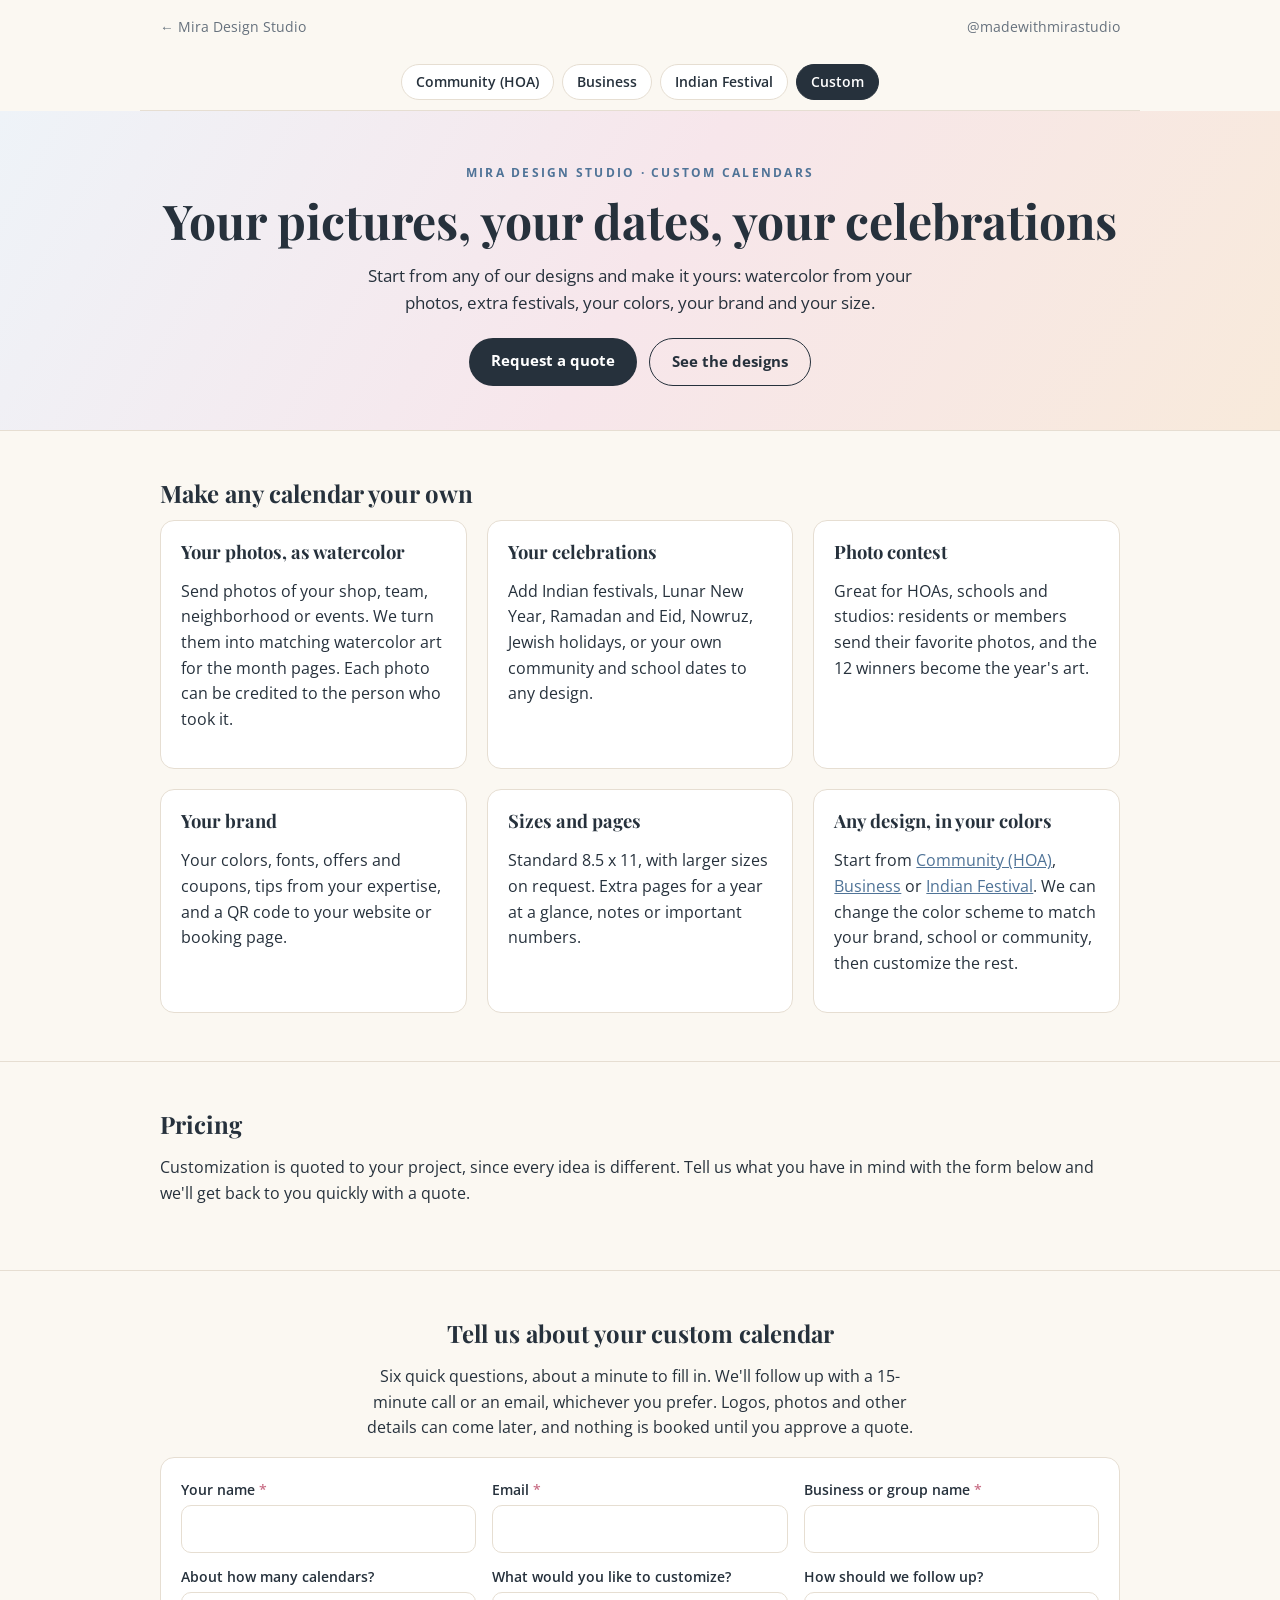
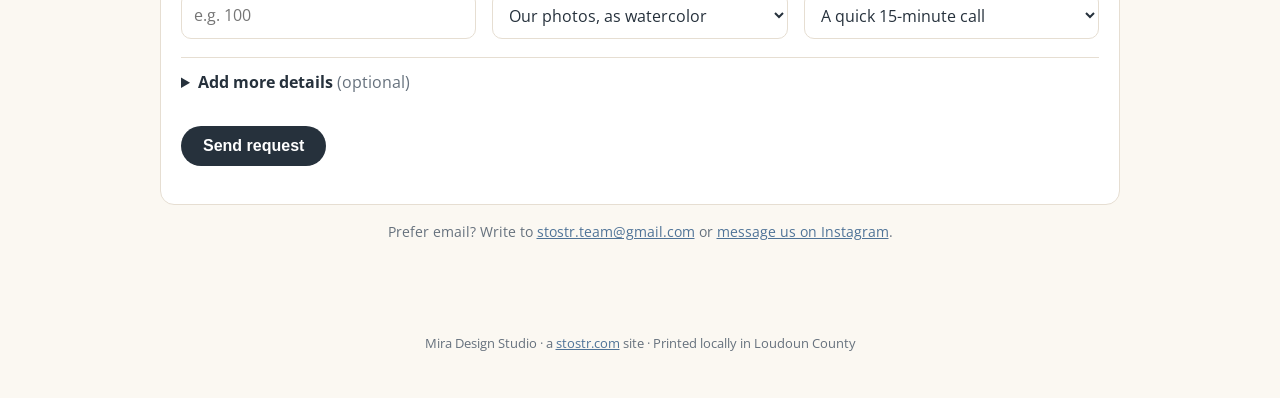
<file: custom-calendar/index.html>
<!doctype html>
<html lang="en"><head><meta charset="utf-8"><meta name="viewport" content="width=device-width, initial-scale=1">
<title>Custom 2027 Calendars | Mira Design Studio</title><meta name="description" content="Custom 2027 calendars with your own photos, celebrations, brand and dates.">
<link rel="stylesheet" href="https://fonts.googleapis.com/css2?family=Open+Sans:wght@400;600;700;800&family=Playfair+Display:wght@600;700&display=swap">
<style>
:root{--ink:#26313C;--paper:#FBF8F2;--surface:#FFFFFF;--muted:#66717D;--line:#E6DED2;--blue:#4F7397;--tint:#EEF3F8;--maroon:#7A1F33;color-scheme:light;}
*{box-sizing:border-box;}
body{margin:0;background:var(--paper);color:var(--ink);font-family:"Open Sans",-apple-system,BlinkMacSystemFont,sans-serif;line-height:1.6;}
a{color:var(--blue);} img{max-width:100%;display:block;}
.wrap{max-width:1000px;margin:0 auto;padding-inline:20px;}
h1,h2,h3{font-family:"Playfair Display",Georgia,serif;line-height:1.2;text-wrap:balance;margin:0 0 12px;}
nav.top{display:flex;justify-content:space-between;align-items:center;padding-block:16px;font-size:.85rem;gap:12px;flex-wrap:wrap;}
nav.top a{color:var(--muted);text-decoration:none;}
nav.cals{display:flex;gap:8px;flex-wrap:wrap;justify-content:center;padding-block:10px;border-bottom:1px solid var(--line);}
nav.cals a{padding:6px 14px;border-radius:999px;border:1px solid var(--line);text-decoration:none;color:var(--ink);font-size:.85rem;font-weight:600;background:var(--surface);}
nav.cals a.on{background:var(--ink);color:#fff;border-color:var(--ink);}
.hero .wrap{padding-block:52px 44px;text-align:center;}
.eyebrow{font-weight:700;letter-spacing:.18em;font-size:.78rem;color:var(--blue);text-transform:uppercase;margin:0 0 10px;}
.hero h1{font-size:clamp(2rem,6vw,3rem);}
.hero p.lede{max-width:58ch;margin:0 auto 22px;font-size:1.06rem;}
.ctas{display:flex;gap:12px;justify-content:center;flex-wrap:wrap;}
.btn{display:inline-block;padding:11px 22px;border-radius:999px;font-weight:700;font-size:.92rem;text-decoration:none;}
.btn.primary{background:var(--ink);color:#fff;} .btn.ghost{border:1.5px solid var(--ink);color:var(--ink);}
section{padding-block:48px;border-top:1px solid var(--line);}
.grid{display:grid;gap:20px;}
@media(min-width:720px){.g2{grid-template-columns:1fr 1fr;}.g3{grid-template-columns:repeat(3,1fr);}}
figure{margin:0;background:var(--surface);border:1px solid var(--line);border-radius:14px;padding:12px;}
figure img{border-radius:8px;width:100%;aspect-ratio:1080/840;object-fit:cover;background:#F1ECE3;}
figcaption{font-size:.85rem;color:var(--muted);padding-top:8px;}
.card{background:var(--surface);border:1px solid var(--line);border-radius:14px;padding:20px;}
.card h3{font-size:1.15rem;}
.card img{border-radius:8px;aspect-ratio:1080/840;object-fit:cover;margin-bottom:12px;}
ul.ticks{padding-left:1.1em;margin:0;} ul.ticks li{margin-bottom:6px;}
table{width:100%;border-collapse:collapse;background:var(--surface);font-size:.95rem;}
th,td{padding:10px 14px;border-bottom:1px solid var(--line);text-align:left;} th{background:var(--tint);}
.note{font-size:.88rem;color:var(--muted);}
.quote{font-family:"Playfair Display",Georgia,serif;font-size:1.3rem;text-align:center;max-width:40ch;margin:0 auto;}
.contact{text-align:center;}
footer{padding-block:28px 44px;color:var(--muted);font-size:.82rem;text-align:center;}
.hero{background:linear-gradient(120deg,#EEF3F8,#F7E6EB 50%,#F8EADB);}  .form{display:grid;gap:18px;max-width:960px;margin-inline:auto}
  .form .grid3{display:grid;gap:12px 16px}
  .form label,.form input,.form select{min-width:0;max-width:100%;width:100%}
  @media(min-width:640px){.form .grid3{grid-template-columns:1fr 1fr}}
  @media(min-width:900px){.form .grid3{grid-template-columns:repeat(3,1fr)}.form .span2{grid-column:span 2}}
  .form details.more{border-top:1px solid var(--line);padding-top:12px}
  .form summary{cursor:pointer;font-weight:700;margin-bottom:12px}
  .form details .grid3{margin-bottom:12px}
  .form .checks{grid-template-columns:repeat(auto-fit,minmax(160px,1fr));margin-bottom:12px}
  .form .send{display:flex;flex-wrap:wrap;gap:12px 18px;align-items:center}
  .form fieldset{border:0;padding:0;margin:0;display:grid;gap:12px}
  .form legend{font-family:"Playfair Display",Georgia,serif;font-weight:700;font-size:1.1rem;margin-bottom:6px}
  .form .row{display:grid;gap:12px}
  @media(min-width:640px){.form .row{grid-template-columns:1fr 1fr}}
  .form label{display:grid;gap:4px;font-size:.9rem;font-weight:600}
  .form input,.form select,.form textarea{font:inherit;font-weight:400;font-size:16px;padding:10px 12px;border:1px solid var(--line);border-radius:10px;background:#fff;color:var(--ink)}
  .form .checks{display:grid;gap:6px}
  .form .checks label{display:flex;gap:8px;align-items:center;font-weight:400}
  .form .checks input{width:18px;height:18px}
  .form .q{margin:4px 0 0;font-weight:600;font-size:.9rem}
  .form .opt{font-weight:400;color:var(--muted)}
  .form .hp{position:absolute;left:-9999px}
  .form button{border:0;cursor:pointer;justify-self:start;font-size:1rem}
  .form .status{margin:0;font-weight:600}
  .form .req{color:#C96F87}
  .form .bad{border-color:#C96F87;box-shadow:0 0 0 2px rgba(201,111,135,.25)}
</style></head><body>
<nav class="top wrap"><a href="/miradesigns/">← Mira Design Studio</a><a href="https://www.instagram.com/madewithmirastudio" target="_blank" rel="noopener">@madewithmirastudio</a></nav>
<nav class="cals wrap" aria-label="2027 calendars"><a href="/community-calendar/">Community (HOA)</a><a href="/business-calendar/">Business</a><a href="/indian-festival-calendar/">Indian Festival</a><a href="/custom-calendar/" class="on">Custom</a></nav>
<header class="hero"><div class="wrap"><p class="eyebrow">Mira Design Studio · Custom calendars</p><h1>Your pictures, your dates, your celebrations</h1><p class="lede">Start from any of our designs and make it yours: watercolor from your photos, extra festivals, your colors, your brand and your size.</p>
<div class="ctas"><a class="btn primary" href="#request">Request a quote</a><a class="btn ghost" href="#designs">See the designs</a></div></div></header>
<main>
<section id="designs"><div class="wrap"><h2>Make any calendar your own</h2><div class="grid g3">
<div class="card"><h3>Your photos, as watercolor</h3><p>Send photos of your shop, team, neighborhood or events. We turn them into matching watercolor art for the month pages. Each photo can be credited to the person who took it.</p></div>
<div class="card"><h3>Your celebrations</h3><p>Add Indian festivals, Lunar New Year, Ramadan and Eid, Nowruz, Jewish holidays, or your own community and school dates to any design.</p></div>
<div class="card"><h3>Photo contest</h3><p>Great for HOAs, schools and studios: residents or members send their favorite photos, and the 12 winners become the year's art.</p></div>
<div class="card"><h3>Your brand</h3><p>Your colors, fonts, offers and coupons, tips from your expertise, and a QR code to your website or booking page.</p></div>
<div class="card"><h3>Sizes and pages</h3><p>Standard 8.5 x 11, with larger sizes on request. Extra pages for a year at a glance, notes or important numbers.</p></div>
<div class="card"><h3>Any design, in your colors</h3><p>Start from <a href="/community-calendar/">Community (HOA)</a>, <a href="/business-calendar/">Business</a> or <a href="/indian-festival-calendar/">Indian Festival</a>. We can change the color scheme to match your brand, school or community, then customize the rest.</p></div>
</div></div></section>
<section><div class="wrap"><h2>Pricing</h2><p>Customization is quoted to your project, since every idea is different. Tell us what you have in mind with the form below and we'll get back to you quickly with a quote.</p></div></section>

<section id="request"><div class="wrap">
    <h2 style="text-align:center">Tell us about your custom calendar</h2>
    <p style="text-align:center;max-width:62ch;margin-inline:auto">Six quick questions, about a minute to fill in. We'll follow up with a 15-minute call or an email, whichever you prefer. Logos, photos and other details can come later, and nothing is booked until you approve a quote.</p>
    <form id="hoa-form" class="card form" novalidate>
      <div class="grid3">
        <label><span>Your name <span class="req">*</span></span><input name="Name" required autocomplete="name"></label>
        <label><span>Email <span class="req">*</span></span><input type="email" name="email" required autocomplete="email"></label>
        <label><span>Business or group name <span class="req">*</span></span><input name="Business" required autocomplete="organization"></label>
        <label>About how many calendars?<input name="Quantity" inputmode="numeric" placeholder="e.g. 100"></label>
        <label>What would you like to customize?<select name="Customize"><option>Our photos, as watercolor</option><option>Our celebrations and dates</option><option>A photo contest</option><option>Our brand, offers and tips</option><option>Not sure yet</option></select></label>
        <label>How should we follow up?<select name="Follow-up"><option>A quick 15-minute call</option><option>Email is fine</option></select></label>
      </div>
      <details class="more">
        <summary>Add more details <span class="opt">(optional)</span></summary>
        <div class="grid3">
          <label>Starting design<select name="Starting design"><option value="">Choose…</option><option>Community (HOA)</option><option>Business</option><option>Indian Festival</option><option>Not sure</option></select></label>
          <label>Phone<input type="tel" name="Phone" autocomplete="tel"></label>
          <label>If using your photos, about how many?<input name="Number of photos" inputmode="numeric" placeholder="e.g. 12"></label>
          <label>When would you like them?<input name="Needed by" placeholder="e.g. before January"></label>
          <label>Size<select name="Size"><option value="">Choose…</option><option>Standard 8.5 x 11</option><option>Larger</option><option>Not sure</option></select></label>
          <label>Best times for a call<input name="Call times" placeholder="e.g. weekday evenings"></label>
          <label class="span2">Anything else?<input name="Notes"></label>
        </div>
      </details>
      <div class="send"><button class="btn primary" type="submit">Send request</button></div>
      <p class="status" role="status" aria-live="polite"></p>
    </form>
    <p class="note" style="text-align:center;margin-top:16px">Prefer email? Write to <a href="mailto:stostr.team@gmail.com">stostr.team@gmail.com</a> or <a href="https://www.instagram.com/madewithmirastudio" target="_blank" rel="noopener">message us on Instagram</a>.</p>
  </div></section></main>
<footer>Mira Design Studio · a <a href="/">stostr.com</a> site · Printed locally in Loudoun County</footer><script>
// Form sends through Web3Forms (https://web3forms.com). Paste the access key emailed to stostr.team@gmail.com below.
var WEB3FORMS_KEY = "7d2eb228-8a30-415c-acce-6ed53c9ec282";
document.getElementById("hoa-form").addEventListener("submit",function(e){
  e.preventDefault();
  var f=this,st=f.querySelector(".status"),btn=f.querySelector("button");
  var missing=[].filter.call(f.querySelectorAll("[required]"),function(el){return !el.checkValidity();});
  f.querySelectorAll(".bad").forEach(function(el){el.classList.remove("bad");});
  if(missing.length){ missing.forEach(function(el){el.classList.add("bad");}); missing[0].focus();
    st.textContent="Please fill in your name, a valid email and your business or group name."; return; }
  var out={},lines=[];
  new FormData(f).forEach(function(v,k){ if(k.charAt(0)==="_") return; out[k]=out[k]?out[k]+", "+v:v; });
  Object.keys(out).forEach(function(k){ if(out[k]) lines.push(k+": "+out[k]); });
  function fallback(){
    var href="mailto:stostr.team@gmail.com?subject="+encodeURIComponent("Custom 2027 Calendar request: "+(out.Business||""))+"&body="+encodeURIComponent(lines.join("\n"));
    st.innerHTML='Sorry, the form couldn\'t send just now. <a href="'+href+'">Email these details instead</a>, or write to stostr.team@gmail.com.';
    btn.disabled=false;
  }
  if(!WEB3FORMS_KEY){ fallback(); return; }
  btn.disabled=true; st.textContent="Sending…";
  var ctl=new AbortController(), timer=setTimeout(function(){ctl.abort();},15000);
  var body=Object.assign({access_key:WEB3FORMS_KEY,subject:"New custom 2027 calendar request: "+(out.Business||""),from_name:"stostr.com custom calendar",replyto:out.email},out);
  fetch("https://api.web3forms.com/submit",{method:"POST",headers:{"Content-Type":"application/json",Accept:"application/json"},body:JSON.stringify(body),signal:ctl.signal})
    .then(function(r){return r.json();})
    .then(function(j){ clearTimeout(timer); if(j.success){ f.reset(); btn.disabled=false; st.textContent="Thank you! We got your request and will follow up soon."; } else { fallback(); } })
    .catch(function(){ clearTimeout(timer); fallback(); });
});
</script>
</body></html>
</file>
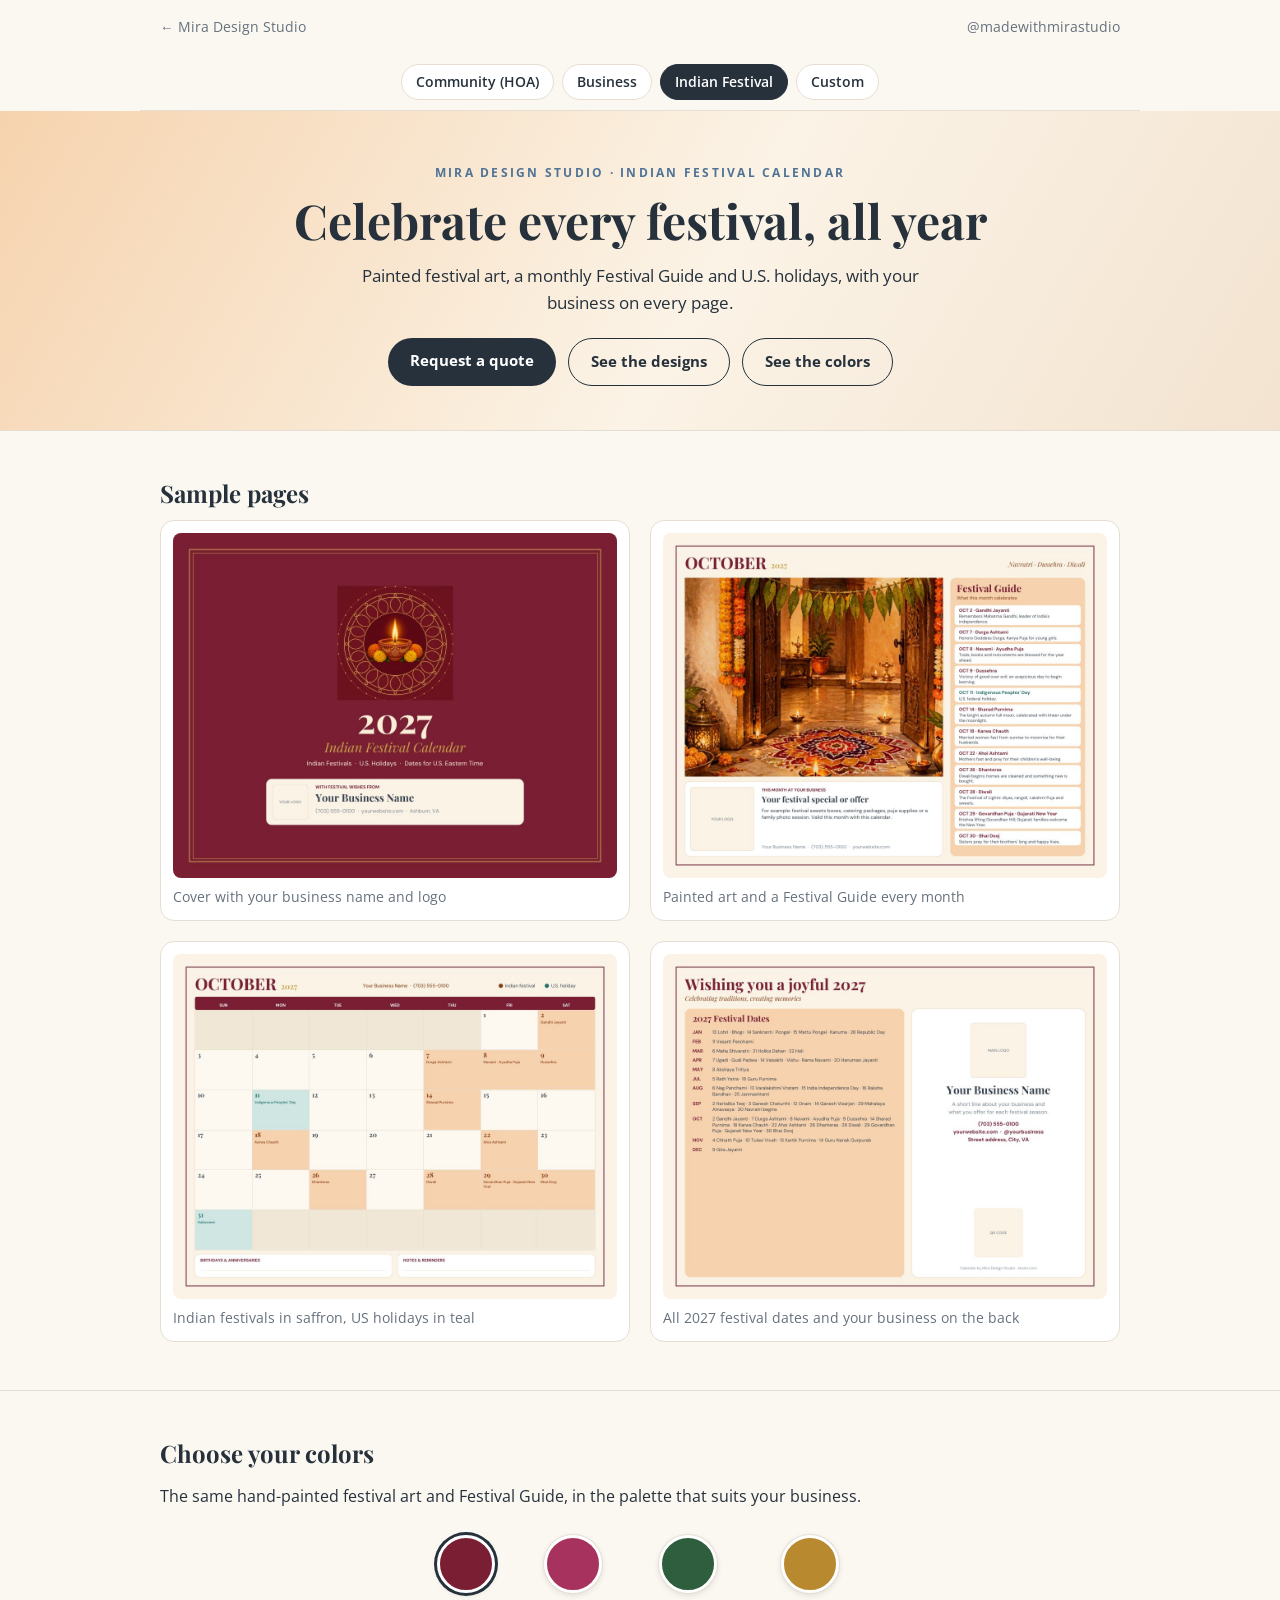
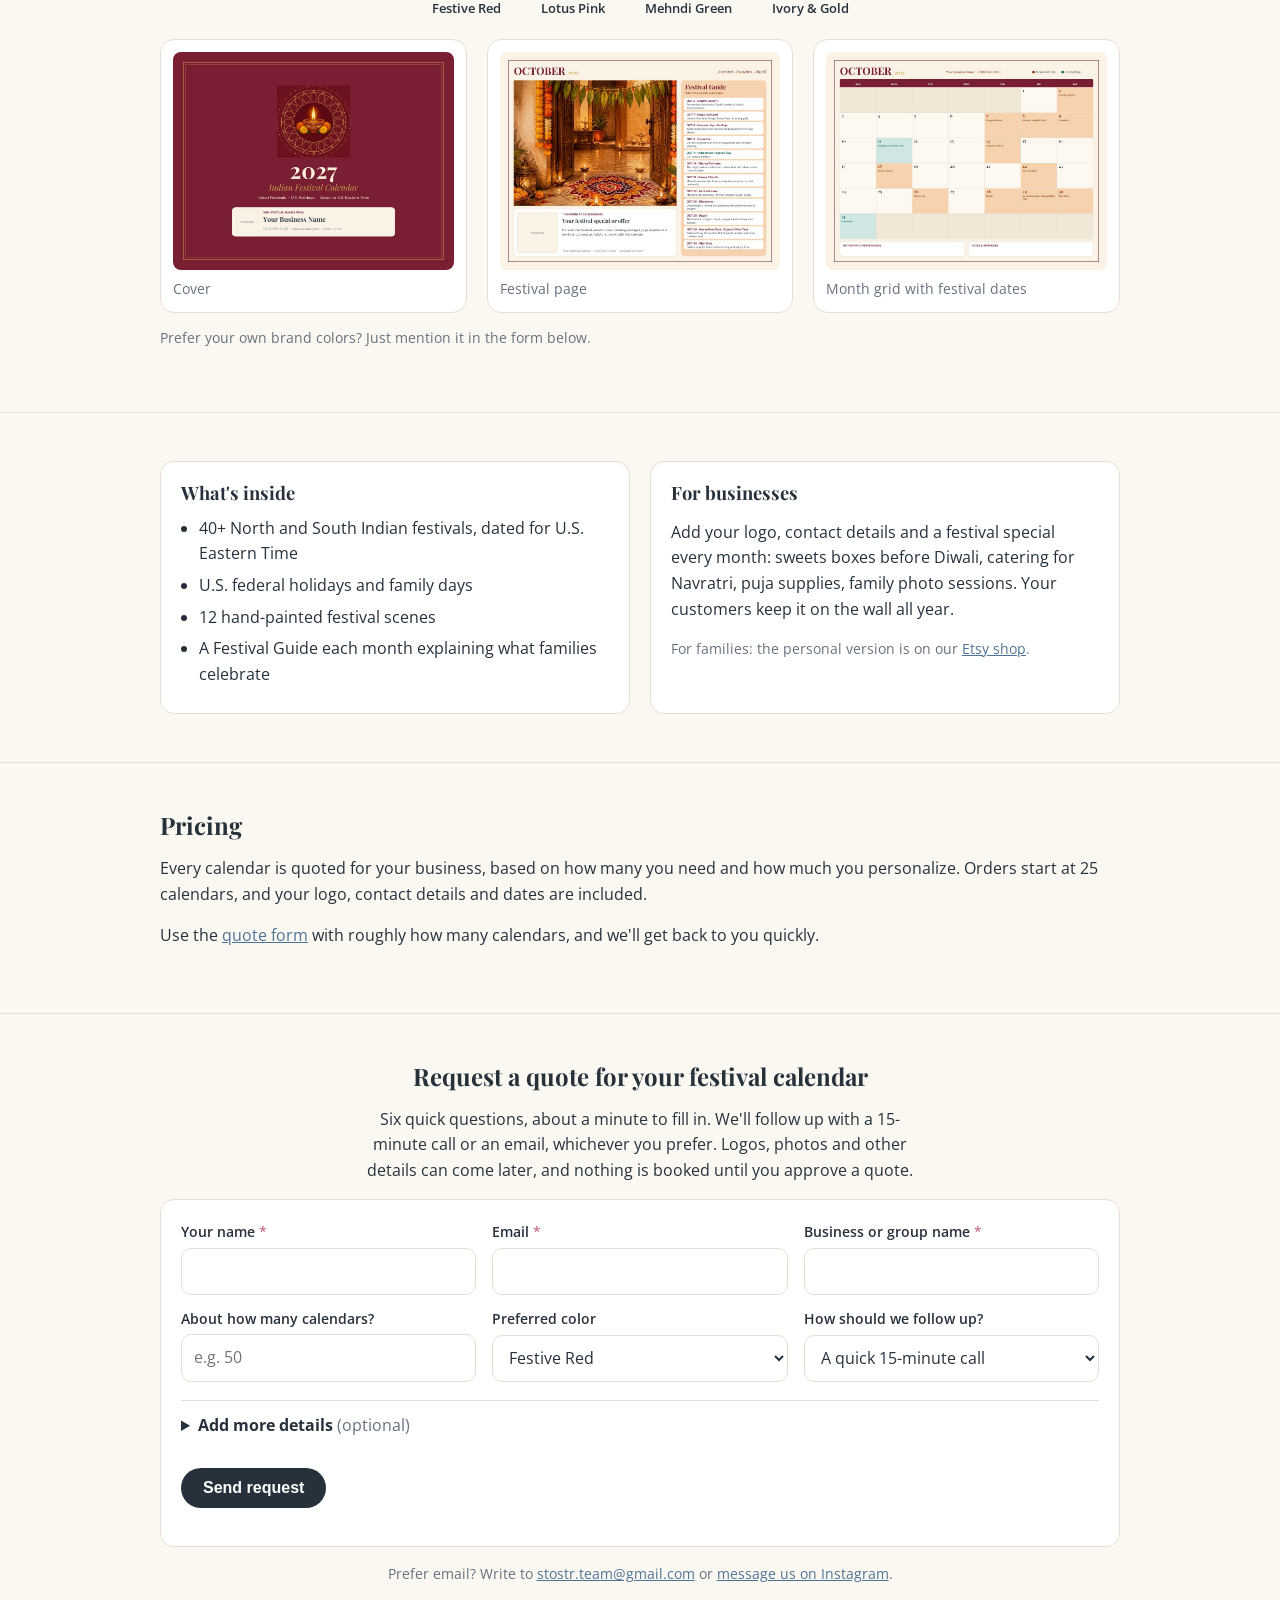
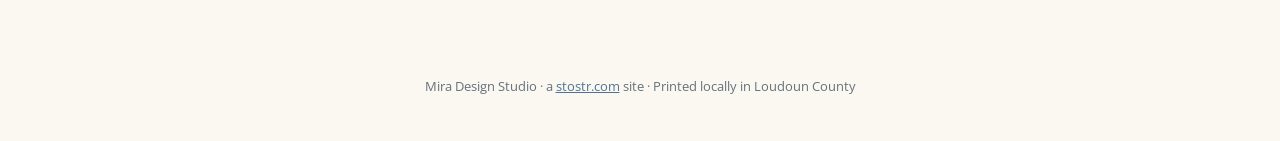
<file: indian-festival-calendar/index.html>
<!doctype html>
<html lang="en"><head><meta charset="utf-8"><meta name="viewport" content="width=device-width, initial-scale=1">
<title>2027 Indian Festival Calendar | Mira Design Studio</title><meta name="description" content="2027 Indian festival wall calendar with painted art and a monthly festival guide, customizable for businesses.">
<link rel="stylesheet" href="https://fonts.googleapis.com/css2?family=Open+Sans:wght@400;600;700;800&family=Playfair+Display:wght@600;700&display=swap">
<style>
:root{--ink:#26313C;--paper:#FBF8F2;--surface:#FFFFFF;--muted:#66717D;--line:#E6DED2;--blue:#4F7397;--tint:#EEF3F8;--maroon:#7A1F33;color-scheme:light;}
*{box-sizing:border-box;}
body{margin:0;background:var(--paper);color:var(--ink);font-family:"Open Sans",-apple-system,BlinkMacSystemFont,sans-serif;line-height:1.6;}
a{color:var(--blue);} img{max-width:100%;display:block;}
.wrap{max-width:1000px;margin:0 auto;padding-inline:20px;}
h1,h2,h3{font-family:"Playfair Display",Georgia,serif;line-height:1.2;text-wrap:balance;margin:0 0 12px;}
nav.top{display:flex;justify-content:space-between;align-items:center;padding-block:16px;font-size:.85rem;gap:12px;flex-wrap:wrap;}
nav.top a{color:var(--muted);text-decoration:none;}
nav.cals{display:flex;gap:8px;flex-wrap:wrap;justify-content:center;padding-block:10px;border-bottom:1px solid var(--line);}
nav.cals a{padding:6px 14px;border-radius:999px;border:1px solid var(--line);text-decoration:none;color:var(--ink);font-size:.85rem;font-weight:600;background:var(--surface);}
nav.cals a.on{background:var(--ink);color:#fff;border-color:var(--ink);}
.hero .wrap{padding-block:52px 44px;text-align:center;}
.eyebrow{font-weight:700;letter-spacing:.18em;font-size:.78rem;color:var(--blue);text-transform:uppercase;margin:0 0 10px;}
.hero h1{font-size:clamp(2rem,6vw,3rem);}
.hero p.lede{max-width:58ch;margin:0 auto 22px;font-size:1.06rem;}
.ctas{display:flex;gap:12px;justify-content:center;flex-wrap:wrap;}
.btn{display:inline-block;padding:11px 22px;border-radius:999px;font-weight:700;font-size:.92rem;text-decoration:none;}
.btn.primary{background:var(--ink);color:#fff;} .btn.ghost{border:1.5px solid var(--ink);color:var(--ink);}
section{padding-block:48px;border-top:1px solid var(--line);}
.grid{display:grid;gap:20px;}
@media(min-width:720px){.g2{grid-template-columns:1fr 1fr;}.g3{grid-template-columns:repeat(3,1fr);}}
figure{margin:0;background:var(--surface);border:1px solid var(--line);border-radius:14px;padding:12px;}
figure img{border-radius:8px;width:100%;aspect-ratio:1080/840;object-fit:cover;background:#F1ECE3;}
figcaption{font-size:.85rem;color:var(--muted);padding-top:8px;}
.card{background:var(--surface);border:1px solid var(--line);border-radius:14px;padding:20px;}
.card h3{font-size:1.15rem;}
.card img{border-radius:8px;aspect-ratio:1080/840;object-fit:cover;margin-bottom:12px;}
ul.ticks{padding-left:1.1em;margin:0;} ul.ticks li{margin-bottom:6px;}
table{width:100%;border-collapse:collapse;background:var(--surface);font-size:.95rem;}
th,td{padding:10px 14px;border-bottom:1px solid var(--line);text-align:left;} th{background:var(--tint);}
.note{font-size:.88rem;color:var(--muted);}
.quote{font-family:"Playfair Display",Georgia,serif;font-size:1.3rem;text-align:center;max-width:40ch;margin:0 auto;}
.contact{text-align:center;}
footer{padding-block:28px 44px;color:var(--muted);font-size:.82rem;text-align:center;}
.hero{background:linear-gradient(120deg,#F6D3AE,#FBF3E6 55%,#F3E3D0);}.sws{display:flex;justify-content:center;gap:clamp(10px,4vw,32px);margin:22px 0 18px;flex-wrap:nowrap}
.sw{background:none;border:0;padding:4px;cursor:pointer;display:flex;flex-direction:column;align-items:center;gap:8px;font:inherit;color:var(--ink);min-width:0}
.sw .dot{width:clamp(44px,12vw,58px);height:clamp(44px,12vw,58px);border-radius:50%;border:3px solid #fff;box-shadow:0 0 0 1px var(--line),0 2px 6px rgba(0,0,0,.12);transition:box-shadow .15s}
.sw.on .dot{box-shadow:0 0 0 3px var(--ink),0 2px 6px rgba(0,0,0,.12)}
.sw .nm{font-size:.82rem;font-weight:600;text-align:center;line-height:1.2}
.sw:focus-visible{outline:2px solid var(--blue);outline-offset:4px;border-radius:8px}
@media(min-width:720px){.cprev{grid-template-columns:repeat(3,1fr)}}
.cprev figure img{width:100%;height:auto;aspect-ratio:1080/840;object-fit:contain}
  .form{display:grid;gap:18px;max-width:960px;margin-inline:auto}
  .form .grid3{display:grid;gap:12px 16px}
  .form label,.form input,.form select{min-width:0;max-width:100%;width:100%}
  @media(min-width:640px){.form .grid3{grid-template-columns:1fr 1fr}}
  @media(min-width:900px){.form .grid3{grid-template-columns:repeat(3,1fr)}.form .span2{grid-column:span 2}}
  .form details.more{border-top:1px solid var(--line);padding-top:12px}
  .form summary{cursor:pointer;font-weight:700;margin-bottom:12px}
  .form details .grid3{margin-bottom:12px}
  .form .checks{grid-template-columns:repeat(auto-fit,minmax(160px,1fr));margin-bottom:12px}
  .form .send{display:flex;flex-wrap:wrap;gap:12px 18px;align-items:center}
  .form fieldset{border:0;padding:0;margin:0;display:grid;gap:12px}
  .form legend{font-family:"Playfair Display",Georgia,serif;font-weight:700;font-size:1.1rem;margin-bottom:6px}
  .form .row{display:grid;gap:12px}
  @media(min-width:640px){.form .row{grid-template-columns:1fr 1fr}}
  .form label{display:grid;gap:4px;font-size:.9rem;font-weight:600}
  .form input,.form select,.form textarea{font:inherit;font-weight:400;font-size:16px;padding:10px 12px;border:1px solid var(--line);border-radius:10px;background:#fff;color:var(--ink)}
  .form .checks{display:grid;gap:6px}
  .form .checks label{display:flex;gap:8px;align-items:center;font-weight:400}
  .form .checks input{width:18px;height:18px}
  .form .q{margin:4px 0 0;font-weight:600;font-size:.9rem}
  .form .opt{font-weight:400;color:var(--muted)}
  .form .hp{position:absolute;left:-9999px}
  .form button{border:0;cursor:pointer;justify-self:start;font-size:1rem}
  .form .status{margin:0;font-weight:600}
  .form .req{color:#C96F87}
  .form .bad{border-color:#C96F87;box-shadow:0 0 0 2px rgba(201,111,135,.25)}
</style></head><body>
<nav class="top wrap"><a href="/miradesigns/">← Mira Design Studio</a><a href="https://www.instagram.com/madewithmirastudio" target="_blank" rel="noopener">@madewithmirastudio</a></nav>
<nav class="cals wrap" aria-label="2027 calendars"><a href="/community-calendar/">Community (HOA)</a><a href="/business-calendar/">Business</a><a href="/indian-festival-calendar/" class="on">Indian Festival</a><a href="/custom-calendar/">Custom</a></nav>
<header class="hero"><div class="wrap"><p class="eyebrow">Mira Design Studio · Indian Festival Calendar</p><h1>Celebrate every festival, all year</h1><p class="lede">Painted festival art, a monthly Festival Guide and U.S. holidays, with your business on every page.</p>
<div class="ctas"><a class="btn primary" href="#request">Request a quote</a><a class="btn ghost" href="#designs">See the designs</a><a class="btn ghost" href="#colors">See the colors</a></div></div></header>
<main>
<section id="designs"><div class="wrap"><h2>Sample pages</h2><div class="grid g2">
<figure><img src="img/page-01.jpg" alt="Maroon cover with a diya and business name panel" loading="lazy"><figcaption>Cover with your business name and logo</figcaption></figure>
<figure><img src="img/page-20.jpg" alt="October painting of a Diwali doorway with rangoli and a Festival Guide" loading="lazy"><figcaption>Painted art and a Festival Guide every month</figcaption></figure>
<figure><img src="img/page-21.jpg" alt="October grid with Indian festivals in saffron and US holidays in teal" loading="lazy"><figcaption>Indian festivals in saffron, US holidays in teal</figcaption></figure>
<figure><img src="img/page-26.jpg" alt="Back page with all 2027 festival dates and business details" loading="lazy"><figcaption>All 2027 festival dates and your business on the back</figcaption></figure>
</div></div></section>
<section id="colors"><div class="wrap"><h2>Choose your colors</h2>
<p>The same hand-painted festival art and Festival Guide, in the palette that suits your business.</p>
<div class="sws" role="group" aria-label="Color palettes">
<button type="button" class="sw on" data-c="festive-red" data-n="Festive Red" aria-pressed="true"><span class="dot" style="background:#7A1F33"></span><span class="nm">Festive Red</span></button>
<button type="button" class="sw" data-c="lotus-pink" data-n="Lotus Pink" aria-pressed="false"><span class="dot" style="background:#A8325E"></span><span class="nm">Lotus Pink</span></button>
<button type="button" class="sw" data-c="mehndi-green" data-n="Mehndi Green" aria-pressed="false"><span class="dot" style="background:#2E5E3E"></span><span class="nm">Mehndi Green</span></button>
<button type="button" class="sw" data-c="ivory-gold" data-n="Ivory & Gold" aria-pressed="false"><span class="dot" style="background:#B8892E"></span><span class="nm">Ivory &amp; Gold</span></button>
</div>
<div class="grid cprev">
<figure><img id="c-cover" src="/indian-festival-calendar/img/colors/festive-red-cover.jpg" alt="Festive Red cover sample" width="1080" height="840"><figcaption>Cover</figcaption></figure>
<figure><img id="c-oct" src="/indian-festival-calendar/img/colors/festive-red-october.jpg" alt="Festive Red October page sample" width="1080" height="840" loading="lazy"><figcaption>Festival page</figcaption></figure>
<figure><img id="c-grid" src="/indian-festival-calendar/img/colors/festive-red-grid.jpg" alt="Festive Red month grid sample" width="1080" height="840" loading="lazy"><figcaption>Month grid with festival dates</figcaption></figure>
</div>
<p class="note">Prefer your own brand colors? Just mention it in the form below.</p>
</div></section>
<section><div class="wrap grid g2"><div class="card"><h3>What's inside</h3><ul class="ticks">
<li>40+ North and South Indian festivals, dated for U.S. Eastern Time</li><li>U.S. federal holidays and family days</li>
<li>12 hand-painted festival scenes</li><li>A Festival Guide each month explaining what families celebrate</li></ul></div>
<div class="card"><h3>For businesses</h3><p>Add your logo, contact details and a festival special every month: sweets boxes before Diwali, catering for Navratri, puja supplies, family photo sessions. Your customers keep it on the wall all year.</p>
<p class="note">For families: the personal version is on our <a href="https://www.etsy.com/shop/MadeWithMiraStudio" target="_blank" rel="noopener">Etsy shop</a>.</p></div></div></section>
<section id="pricing"><div class="wrap"><h2>Pricing</h2>
<p>Every calendar is quoted for your business, based on how many you need and how much you personalize. Orders start at 25 calendars, and your logo, contact details and dates are included.</p>
<p>Use the <a href="#request">quote form</a> with roughly how many calendars, and we'll get back to you quickly.</p></div></section>
<section id="request"><div class="wrap">
    <h2 style="text-align:center">Request a quote for your festival calendar</h2>
    <p style="text-align:center;max-width:62ch;margin-inline:auto">Six quick questions, about a minute to fill in. We'll follow up with a 15-minute call or an email, whichever you prefer. Logos, photos and other details can come later, and nothing is booked until you approve a quote.</p>
    <form id="hoa-form" class="card form" novalidate>
      <div class="grid3">
        <label><span>Your name <span class="req">*</span></span><input name="Name" required autocomplete="name"></label>
        <label><span>Email <span class="req">*</span></span><input type="email" name="email" required autocomplete="email"></label>
        <label><span>Business or group name <span class="req">*</span></span><input name="Business" required autocomplete="organization"></label>
        <label>About how many calendars?<input name="Quantity" inputmode="numeric" placeholder="e.g. 50"></label>
        <label>Preferred color<select name="Preferred color"><option>Festive Red</option><option>Lotus Pink</option><option>Mehndi Green</option><option>Ivory &amp; Gold</option><option>Not sure yet</option></select></label>
        <label>How should we follow up?<select name="Follow-up"><option>A quick 15-minute call</option><option>Email is fine</option></select></label>
      </div>
      <details class="more">
        <summary>Add more details <span class="opt">(optional)</span></summary>
        <div class="grid3">
          <label>Type of business<input name="Business type" placeholder="e.g. dental office"></label>
          <label>Phone<input type="tel" name="Phone" autocomplete="tel"></label>
          <label>Website<input name="Website" placeholder="e.g. yourbusiness.com"></label>
          <label>When would you like them?<input name="Needed by" placeholder="e.g. before January"></label>
          <label>Logo?<select name="Logo"><option value="">Choose…</option><option>Yes, I can send it</option><option>No logo, use our name</option><option>Not sure</option></select></label>
          <label>Best times for a call<input name="Call times" placeholder="e.g. weekday mornings"></label>
          <label class="span2">Anything else?<input name="Notes"></label>
        </div>
      </details>
      <div class="send"><button class="btn primary" type="submit">Send request</button></div>
      <p class="status" role="status" aria-live="polite"></p>
    </form>
    <p class="note" style="text-align:center;margin-top:16px">Prefer email? Write to <a href="mailto:stostr.team@gmail.com">stostr.team@gmail.com</a> or <a href="https://www.instagram.com/madewithmirastudio" target="_blank" rel="noopener">message us on Instagram</a>.</p>
  </div></section></main>
<footer>Mira Design Studio · a <a href="/">stostr.com</a> site · Printed locally in Loudoun County</footer><script>
// Form sends through Web3Forms (https://web3forms.com). Paste the access key emailed to stostr.team@gmail.com below.
var WEB3FORMS_KEY = "7d2eb228-8a30-415c-acce-6ed53c9ec282";
document.getElementById("hoa-form").addEventListener("submit",function(e){
  e.preventDefault();
  var f=this,st=f.querySelector(".status"),btn=f.querySelector("button");
  var missing=[].filter.call(f.querySelectorAll("[required]"),function(el){return !el.checkValidity();});
  f.querySelectorAll(".bad").forEach(function(el){el.classList.remove("bad");});
  if(missing.length){ missing.forEach(function(el){el.classList.add("bad");}); missing[0].focus();
    st.textContent="Please fill in your name, a valid email and your business or group name."; return; }
  var out={},lines=[];
  new FormData(f).forEach(function(v,k){ if(k.charAt(0)==="_") return; out[k]=out[k]?out[k]+", "+v:v; });
  Object.keys(out).forEach(function(k){ if(out[k]) lines.push(k+": "+out[k]); });
  function fallback(){
    var href="mailto:stostr.team@gmail.com?subject="+encodeURIComponent("2027 Indian Festival Calendar request: "+(out.Business||""))+"&body="+encodeURIComponent(lines.join("\n"));
    st.innerHTML='Sorry, the form couldn\'t send just now. <a href="'+href+'">Email these details instead</a>, or write to stostr.team@gmail.com.';
    btn.disabled=false;
  }
  if(!WEB3FORMS_KEY){ fallback(); return; }
  btn.disabled=true; st.textContent="Sending…";
  var ctl=new AbortController(), timer=setTimeout(function(){ctl.abort();},15000);
  var body=Object.assign({access_key:WEB3FORMS_KEY,subject:"New 2027 Indian Festival calendar request: "+(out.Business||""),from_name:"stostr.com indian festival calendar",replyto:out.email},out);
  fetch("https://api.web3forms.com/submit",{method:"POST",headers:{"Content-Type":"application/json",Accept:"application/json"},body:JSON.stringify(body),signal:ctl.signal})
    .then(function(r){return r.json();})
    .then(function(j){ clearTimeout(timer); if(j.success){ f.reset(); btn.disabled=false; st.textContent="Thank you! We got your request and will follow up soon."; } else { fallback(); } })
    .catch(function(){ clearTimeout(timer); fallback(); });
});
</script>
<script>
(function(){var cov=document.getElementById("c-cover"),oct=document.getElementById("c-oct"),grd=document.getElementById("c-grid"),bs=document.querySelectorAll(".sw");
["lotus-pink","mehndi-green","ivory-gold"].forEach(function(k){new Image().src="/indian-festival-calendar/img/colors/"+k+"-cover.jpg";});
bs.forEach(function(b){b.addEventListener("click",function(){var k=b.dataset.c,n=b.dataset.n;
cov.src="/indian-festival-calendar/img/colors/"+k+"-cover.jpg";cov.alt=n+" cover sample";
oct.src="/indian-festival-calendar/img/colors/"+k+"-october.jpg";oct.alt=n+" October page sample";
grd.src="/indian-festival-calendar/img/colors/"+k+"-grid.jpg";grd.alt=n+" month grid sample";
bs.forEach(function(x){var on=x===b;x.classList.toggle("on",on);x.setAttribute("aria-pressed",on?"true":"false");});});});})();
</script>
</body></html>
</file>
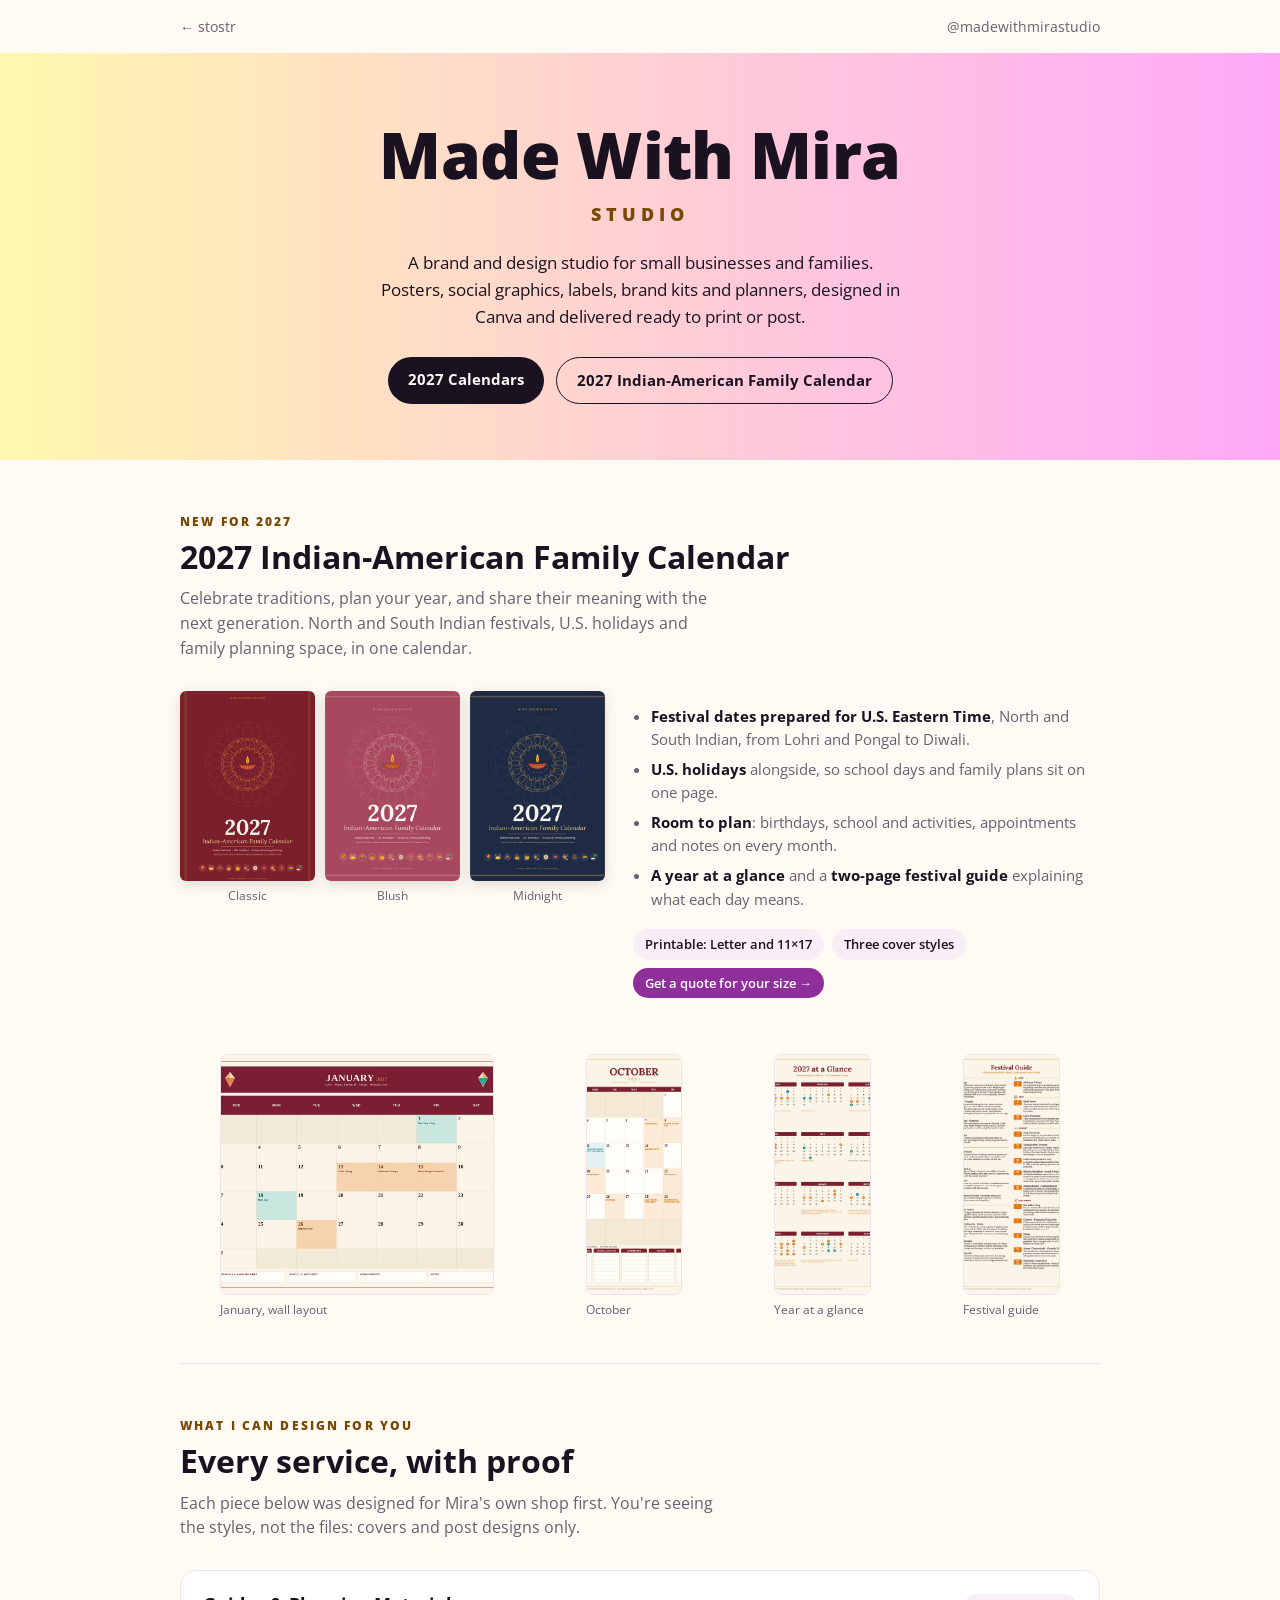
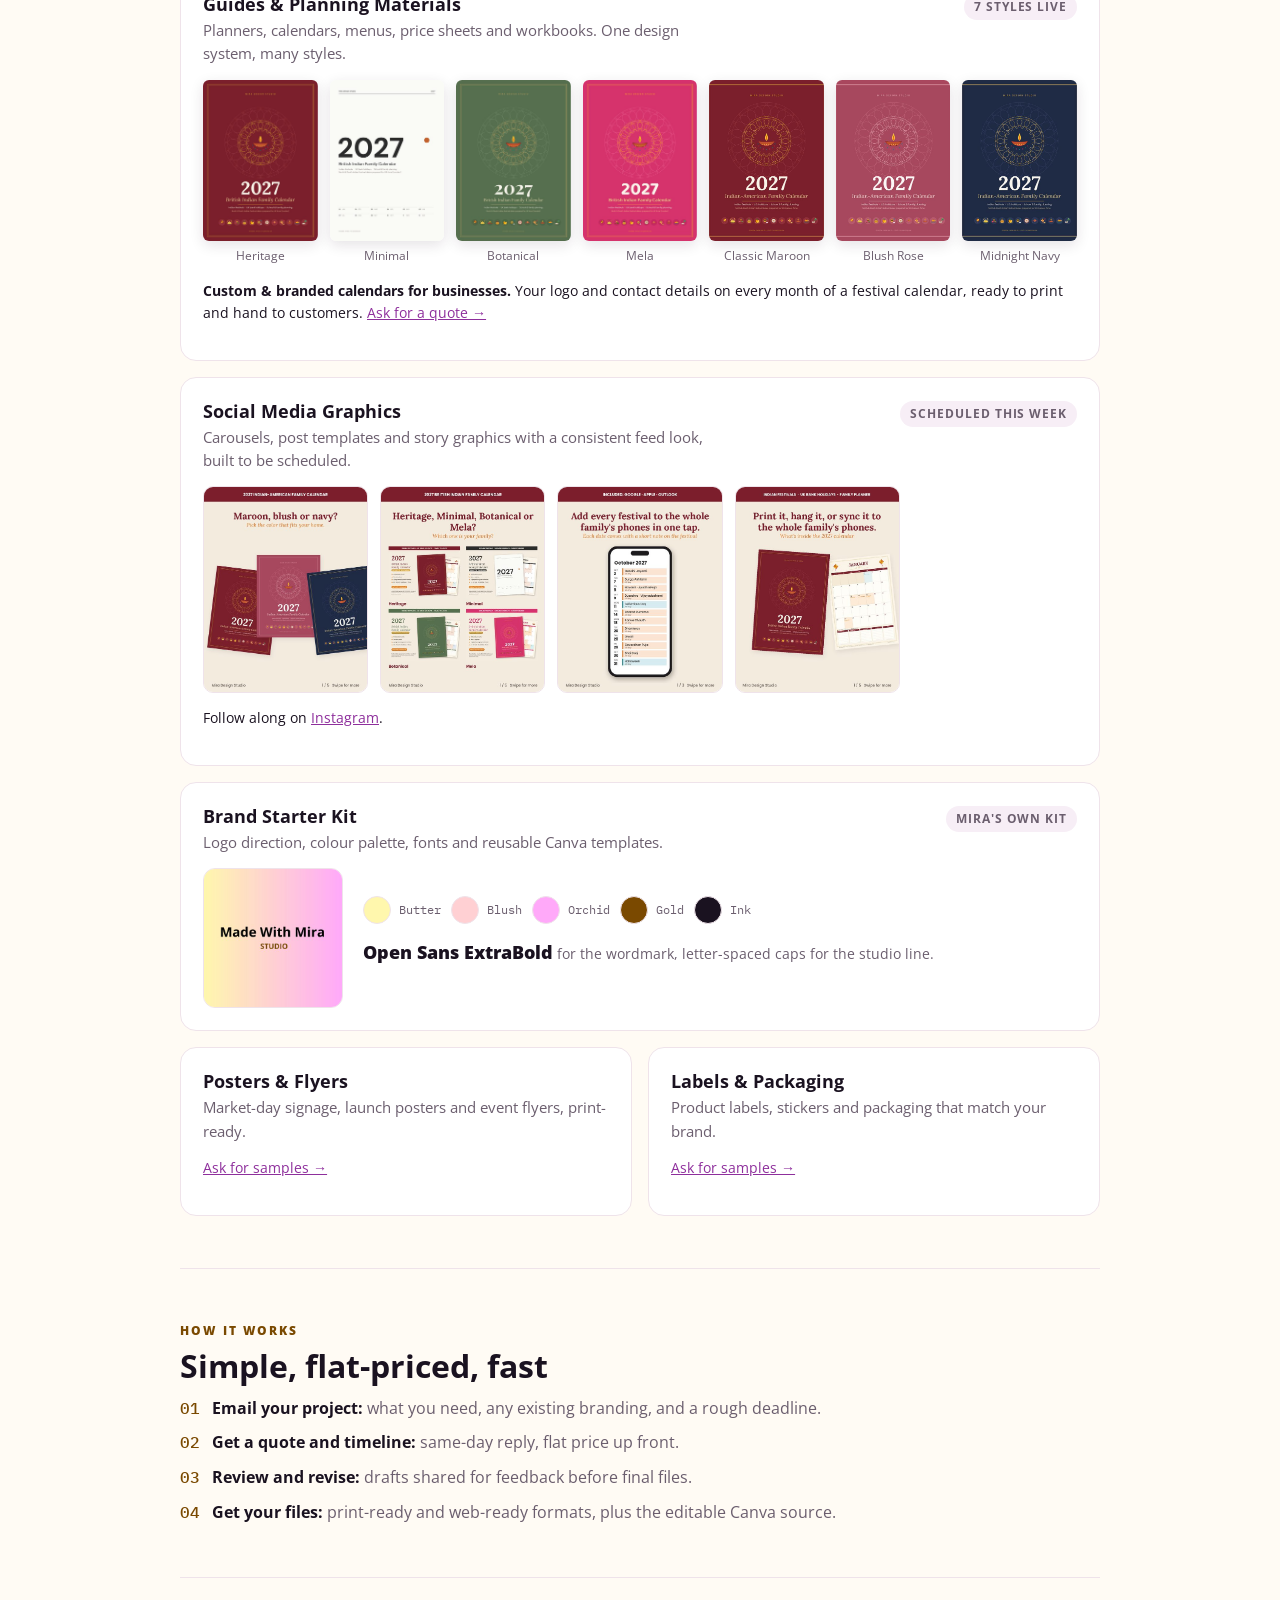
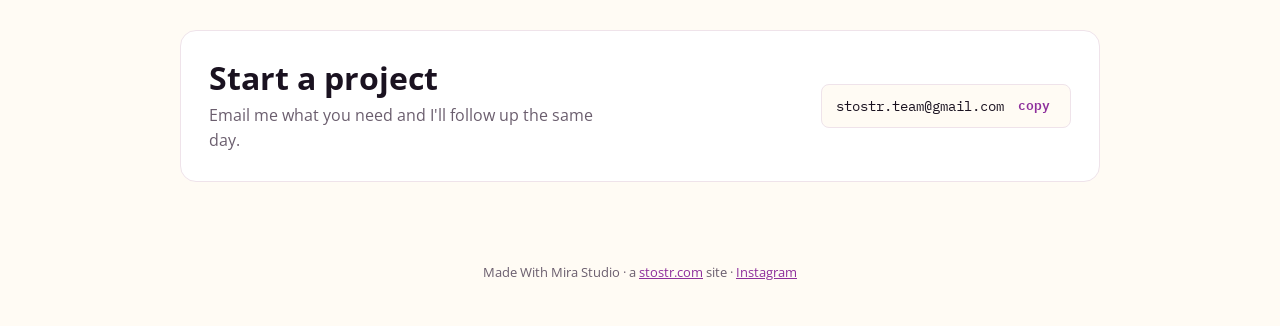
<file: miradesigns/index.html>
<!doctype html>
<html lang="en">
<head>
<meta charset="utf-8">
<meta name="viewport" content="width=device-width, initial-scale=1">
<title>Made With Mira Studio | 2027 Indian-American Family Calendar</title>
<meta name="description" content="The 2027 Indian-American Family Calendar: North and South Indian festivals prepared for U.S. Eastern Time, U.S. holidays and family planning. Plus posters, social graphics, labels and brand kits from Made With Mira Studio.">
<style>
  :root{
    --ink:#1A1220;
    --paper:#FFFBF4;
    --surface:#FFFFFF;
    --muted:#6B5E6E;
    --line:#EFE3EA;
    --gold:#7A4900;
    --orchid:#8E2F9C;
    --mark:#9B3AA8;
    --wash-1:#FFF7AD;
    --wash-2:#FFD0D3;
    --wash-3:#FFA9F9;
    --chip:#F7EEF6;
    color-scheme:light;
  }
  @media (prefers-color-scheme: dark){
    :root:not([data-theme="light"]){
      --ink:#F6EEF8;--paper:#1A1320;--surface:#241A2C;--muted:#BBAAC0;--line:#3A2C44;
      --gold:#E2B562;--orchid:#E59BEF;--mark:#C066CC;
      --wash-1:#4A4318;--wash-2:#4A2A33;--wash-3:#4A2450;--chip:#2E2236;
      color-scheme:dark;
    }
  }
  :root[data-theme="dark"]{
    --ink:#F6EEF8;--paper:#1A1320;--surface:#241A2C;--muted:#BBAAC0;--line:#3A2C44;
    --gold:#E2B562;--orchid:#E59BEF;--mark:#C066CC;
    --wash-1:#4A4318;--wash-2:#4A2A33;--wash-3:#4A2450;--chip:#2E2236;
    color-scheme:dark;
  }
  *{box-sizing:border-box;}
  body{margin:0;background:var(--paper);color:var(--ink);font-family:"Open Sans",-apple-system,BlinkMacSystemFont,sans-serif;line-height:1.55;}
  a{color:var(--orchid);}
  .wrap{max-width:960px;margin:0 auto;padding-inline:20px;}
  h1,h2,h3{line-height:1.2;text-wrap:balance;}
  img{max-width:100%;display:block;}

  nav.top{display:flex;justify-content:space-between;align-items:center;padding-block:16px;font-size:0.85rem;}
  nav.top a{color:var(--muted);text-decoration:none;}
  nav.top a:hover{color:var(--orchid);}

  /* Hero: the logo's gradient */
  .hero{background:linear-gradient(90deg,var(--wash-1),var(--wash-2) 50%,var(--wash-3));}
  .hero .wrap{padding-block:64px 56px;text-align:center;}
  .wordmark{font-weight:800;font-size:clamp(2.3rem,8vw,4rem);letter-spacing:-0.01em;margin:0;}
  .studio{font-weight:800;letter-spacing:0.28em;color:var(--gold);font-size:clamp(0.9rem,2.4vw,1.15rem);margin:6px 0 22px;}
  .hero p.lede{max-width:52ch;margin:0 auto 26px;font-size:1.08rem;}
  .ctas{display:flex;gap:12px;justify-content:center;flex-wrap:wrap;}
  .btn{display:inline-block;padding:11px 20px;border-radius:999px;font-weight:700;font-size:0.92rem;text-decoration:none;}
  .btn.primary{background:var(--ink);color:var(--paper);}
  .btn.ghost{border:1.5px solid var(--ink);color:var(--ink);}

  section{padding-block:52px;border-top:1px solid var(--line);}
  section:first-of-type{border-top:none;}
  .eyebrow{font-size:0.74rem;font-weight:800;letter-spacing:0.18em;text-transform:uppercase;color:var(--gold);margin:0 0 8px;}
  section h2{font-size:clamp(1.5rem,4vw,2rem);margin:0 0 10px;}
  section .intro{color:var(--muted);max-width:60ch;margin:0 0 30px;}

  /* Services with proof */
  .service{background:var(--surface);border:1px solid var(--line);border-radius:16px;padding:22px;margin-bottom:16px;}
  .service-head{display:flex;justify-content:space-between;gap:12px;flex-wrap:wrap;align-items:baseline;margin-bottom:14px;}
  .service h3{margin:0;font-size:1.15rem;}
  .service .what{color:var(--muted);margin:4px 0 0;font-size:0.94rem;max-width:56ch;}
  .proof-tag{font-size:0.72rem;font-weight:700;letter-spacing:0.08em;text-transform:uppercase;background:var(--chip);color:var(--muted);padding:4px 10px;border-radius:999px;white-space:nowrap;}
  .strip{display:grid;grid-template-columns:repeat(auto-fill,minmax(108px,1fr));gap:12px;}
  .strip figure{margin:0;}
  .strip img{border-radius:6px;box-shadow:0 4px 14px rgba(40,20,40,0.12);aspect-ratio:0.71;object-fit:cover;width:100%;}
  .strip figcaption{font-size:0.76rem;color:var(--muted);margin-top:6px;text-align:center;}
  .posts{display:grid;grid-template-columns:repeat(auto-fill,minmax(150px,1fr));gap:12px;}
  .posts img{border-radius:10px;aspect-ratio:0.8;object-fit:cover;width:100%;border:1px solid var(--line);}
  .kit{display:grid;grid-template-columns:140px 1fr;gap:20px;align-items:center;}
  .kit img{border-radius:12px;border:1px solid var(--line);}
  .swatches{display:flex;flex-wrap:wrap;gap:10px;margin-bottom:12px;}
  .sw{display:flex;align-items:center;gap:8px;font-size:0.78rem;color:var(--muted);font-family:"IBM Plex Mono",monospace;}
  .sw i{width:28px;height:28px;border-radius:50%;display:inline-block;border:1px solid var(--line);}
  .type-sample{font-size:0.9rem;color:var(--muted);}
  .type-sample b{color:var(--ink);font-weight:800;font-size:1.1rem;}
  .more-links{margin-top:14px;font-size:0.88rem;}
  .small-grid{display:grid;grid-template-columns:repeat(auto-fit,minmax(240px,1fr));gap:16px;}
  .small-grid .service{margin:0;}

  /* 2027 calendar showcase */
  .cal27{display:grid;grid-template-columns:minmax(0,1fr) minmax(0,1.1fr);gap:28px;align-items:start}
  .cal27 .covers{display:grid;grid-template-columns:repeat(3,1fr);gap:10px}
  .cal27 .covers img{border-radius:6px;box-shadow:0 4px 14px rgba(40,20,40,0.14);aspect-ratio:0.71;object-fit:cover;width:100%}
  .cal27 .covers figcaption{font-size:0.76rem;color:var(--muted);margin-top:6px;text-align:center}
  .cal27 figure{margin:0}
  .cal27 ul.feat{margin:14px 0 18px;padding-left:18px;display:grid;gap:6px;color:var(--muted);font-size:0.95rem}
  .cal27 ul.feat b{color:var(--ink)}
  .pages{display:grid;grid-template-columns:2fr 1fr 1fr 1fr;gap:12px;margin-top:22px}
  .pages img{border-radius:8px;border:1px solid var(--line);width:100%;height:100%;object-fit:cover;object-position:top}
  .pages figcaption{font-size:0.76rem;color:var(--muted);margin-top:6px}
  .formats{display:flex;flex-wrap:wrap;gap:8px;margin:0 0 18px;padding:0;list-style:none}
  .formats li{background:var(--chip);border-radius:999px;padding:5px 12px;font-size:0.82rem;font-weight:600}
  .formats li.quote-chip{background:var(--orchid)}
  .formats li.quote-chip a{color:#fff;text-decoration:none}
  @media (max-width:720px){.cal27{grid-template-columns:1fr}.pages{grid-template-columns:1fr 1fr}}

  .steps{list-style:none;margin:0;padding:0;display:grid;gap:10px;}
  .steps li{display:flex;gap:12px;color:var(--muted);}
  .steps li b{color:var(--ink);}
  .steps .n{font-family:"IBM Plex Mono",monospace;color:var(--gold);font-weight:500;flex-shrink:0;}

  .contact-box{background:var(--surface);border:1px solid var(--line);border-radius:16px;padding:28px;display:flex;flex-wrap:wrap;gap:20px;align-items:center;justify-content:space-between;}
  .contact-box p{color:var(--muted);margin:6px 0 0;max-width:44ch;}
  .email-copy{display:flex;align-items:center;gap:8px;font-family:"IBM Plex Mono",monospace;font-size:0.9rem;background:var(--paper);border:1px solid var(--line);padding:10px 14px;border-radius:8px;}
  .email-copy button{background:none;border:none;color:var(--orchid);cursor:pointer;font:inherit;font-weight:600;font-size:0.8rem;}
  footer{padding-block:28px 44px;color:var(--muted);font-size:0.82rem;text-align:center;}

  @media (max-width:560px){
    .strip{grid-template-columns:repeat(3,1fr);gap:10px;}
    .posts{grid-template-columns:repeat(2,1fr);}
    .kit{grid-template-columns:1fr;}
    .kit img{max-width:140px;}
  }
</style>
<link rel="canonical" href="https://www.stostr.com/miradesigns">
<meta property="og:type" content="website">
<meta property="og:url" content="https://www.stostr.com/miradesigns">
<meta property="og:title" content="Made With Mira Studio | 2027 Indian-American Family Calendar">
<meta property="og:description" content="The 2027 Indian-American Family Calendar: North and South Indian festivals prepared for U.S. Eastern Time, U.S. holidays and family planning. Plus posters, social graphics, labels and brand kits from Made With Mira Studio.">
<meta property="og:site_name" content="stostr">
<link rel="stylesheet" href="https://fonts.googleapis.com/css2?family=Open+Sans:wght@400;600;700;800&family=IBM+Plex+Mono:wght@500&display=swap">
</head>
<body>

<div class="wrap">
  <nav class="top">
    <a href="/">← stostr</a>
    <a href="https://www.instagram.com/madewithmirastudio" target="_blank" rel="noopener">@madewithmirastudio</a>
  </nav>
</div>

<header class="hero">
  <div class="wrap">
    <h1 class="wordmark">Made With Mira</h1>
    <p class="studio">STUDIO</p>
    <p class="lede">A brand and design studio for small businesses and families. Posters, social graphics, labels, brand kits and planners, designed in Canva and delivered ready to print or post.</p>
    <div class="ctas">
      <a class="btn primary" href="/community-calendar/">2027 Calendars</a>
      <a class="btn ghost" href="#calendar-2027">2027 Indian-American Family Calendar</a>
    </div>
  </div>
</header>

<main class="wrap">

  <section id="calendar-2027">
    <p class="eyebrow">New for 2027</p>
    <h2>2027 Indian-American Family Calendar</h2>
    <p class="intro">Celebrate traditions, plan your year, and share their meaning with the next generation. North and South Indian festivals, U.S. holidays and family planning space, in one calendar.</p>
    <div class="cal27">
      <div class="covers">
        <figure><img src="/miradesigns/img/cal27-cover-classic.jpg" alt="2027 Indian-American Family Calendar cover in classic maroon with a gold diya mandala" loading="lazy"><figcaption>Classic</figcaption></figure>
        <figure><img src="/miradesigns/img/cal27-cover-blush.jpg" alt="2027 Indian-American Family Calendar cover in blush rose" loading="lazy"><figcaption>Blush</figcaption></figure>
        <figure><img src="/miradesigns/img/cal27-cover-midnight.jpg" alt="2027 Indian-American Family Calendar cover in midnight navy" loading="lazy"><figcaption>Midnight</figcaption></figure>
      </div>
      <div>
        <ul class="feat">
          <li><b>Festival dates prepared for U.S. Eastern Time</b>, North and South Indian, from Lohri and Pongal to Diwali.</li>
          <li><b>U.S. holidays</b> alongside, so school days and family plans sit on one page.</li>
          <li><b>Room to plan</b>: birthdays, school and activities, appointments and notes on every month.</li>
          <li><b>A year at a glance</b> and a <b>two-page festival guide</b> explaining what each day means.</li>
        </ul>
        <ul class="formats" aria-label="Formats">
          <li>Printable: Letter and 11×17</li>
          <li>Three cover styles</li>
          <li class="quote-chip"><a href="/custom-calendar/#request">Get a quote for your size →</a></li>
        </ul>
      </div>
    </div>
    <div class="pages">
      <figure><img src="/miradesigns/img/cal27-january-wall.jpg" alt="January 2027 month page: Lohri, Makar Sankranti, Pongal, Republic Day, New Year's Day and MLK Day, with planning boxes" loading="lazy"><figcaption>January, wall layout</figcaption></figure>
      <figure><img src="/miradesigns/img/cal27-october.jpg" alt="October 2027 month page with festival dates and planning boxes" loading="lazy"><figcaption>October</figcaption></figure>
      <figure><img src="/miradesigns/img/cal27-year.jpg" alt="2027 year at a glance with festival days highlighted" loading="lazy"><figcaption>Year at a glance</figcaption></figure>
      <figure><img src="/miradesigns/img/cal27-festival-guide.jpg" alt="Festival guide page describing each 2027 festival" loading="lazy"><figcaption>Festival guide</figcaption></figure>
    </div>
  </section>

  <section id="services">
    <p class="eyebrow">What I can design for you</p>
    <h2>Every service, with proof</h2>
    <p class="intro">Each piece below was designed for Mira's own shop first. You're seeing the styles, not the files: covers and post designs only.</p>

    <article class="service">
      <div class="service-head">
        <div>
          <h3>Guides &amp; Planning Materials</h3>
          <p class="what">Planners, calendars, menus, price sheets and workbooks. One design system, many styles.</p>
        </div>
        <span class="proof-tag">7 styles live</span>
      </div>
      <div class="strip">
        <figure><img src="/miradesigns/img/uk-heritage.jpg" alt="Heritage style calendar cover, maroon with a gold mandala" loading="lazy"><figcaption>Heritage</figcaption></figure>
        <figure><img src="/miradesigns/img/uk-minimal.jpg" alt="Minimal style calendar cover, white with bold black type" loading="lazy"><figcaption>Minimal</figcaption></figure>
        <figure><img src="/miradesigns/img/uk-botanical.jpg" alt="Botanical style calendar cover, sage green" loading="lazy"><figcaption>Botanical</figcaption></figure>
        <figure><img src="/miradesigns/img/uk-mela.jpg" alt="Mela style calendar cover, bright pink" loading="lazy"><figcaption>Mela</figcaption></figure>
        <figure><img src="/miradesigns/img/us-maroon.jpg" alt="Classic maroon calendar cover" loading="lazy"><figcaption>Classic Maroon</figcaption></figure>
        <figure><img src="/miradesigns/img/us-blush.jpg" alt="Blush rose calendar cover" loading="lazy"><figcaption>Blush Rose</figcaption></figure>
        <figure><img src="/miradesigns/img/us-navy.jpg" alt="Midnight navy calendar cover" loading="lazy"><figcaption>Midnight Navy</figcaption></figure>
      </div>
      <p class="more-links" id="business"><b>Custom &amp; branded calendars for businesses.</b> Your logo and contact details on every month of a festival calendar, ready to print and hand to customers. <a href="#contact">Ask for a quote →</a></p>
    </article>

    <article class="service">
      <div class="service-head">
        <div>
          <h3>Social Media Graphics</h3>
          <p class="what">Carousels, post templates and story graphics with a consistent feed look, built to be scheduled.</p>
        </div>
        <span class="proof-tag">Scheduled this week</span>
      </div>
      <div class="posts">
        <img src="/miradesigns/img/post-colors.jpg" alt="Carousel cover: Maroon, blush or navy? Pick the color that fits your home" loading="lazy">
        <img src="/miradesigns/img/post-styles.jpg" alt="Carousel cover: Heritage, Minimal, Botanical or Mela, which one is your family?" loading="lazy">
        <img src="/miradesigns/img/post-phone.jpg" alt="Post: add every festival to the whole family's phones in one tap" loading="lazy">
        <img src="/miradesigns/img/post-inside.jpg" alt="Carousel cover: print it, hang it, or sync it to the whole family's phones" loading="lazy">
      </div>
      <p class="more-links">Follow along on <a href="https://www.instagram.com/madewithmirastudio" target="_blank" rel="noopener">Instagram</a>.</p>
    </article>

    <article class="service">
      <div class="service-head">
        <div>
          <h3>Brand Starter Kit</h3>
          <p class="what">Logo direction, colour palette, fonts and reusable Canva templates.</p>
        </div>
        <span class="proof-tag">Mira's own kit</span>
      </div>
      <div class="kit">
        <img src="/miradesigns/img/logo.jpg" alt="Made With Mira Studio logo on a yellow to pink gradient">
        <div>
          <div class="swatches">
            <span class="sw"><i style="background:#FFF7AD"></i>Butter</span>
            <span class="sw"><i style="background:#FFD0D3"></i>Blush</span>
            <span class="sw"><i style="background:#FFA9F9"></i>Orchid</span>
            <span class="sw"><i style="background:#7A4900"></i>Gold</span>
            <span class="sw"><i style="background:#1A1220"></i>Ink</span>
          </div>
          <p class="type-sample"><b>Open Sans ExtraBold</b> for the wordmark, letter-spaced caps for the studio line.</p>
        </div>
      </div>
    </article>

    <div class="small-grid">
      <article class="service">
        <h3>Posters &amp; Flyers</h3>
        <p class="what">Market-day signage, launch posters and event flyers, print-ready.</p>
        <p class="more-links"><a href="#contact">Ask for samples →</a></p>
      </article>
      <article class="service">
        <h3>Labels &amp; Packaging</h3>
        <p class="what">Product labels, stickers and packaging that match your brand.</p>
        <p class="more-links"><a href="#contact">Ask for samples →</a></p>
      </article>
    </div>
  </section>


  <section>
    <p class="eyebrow">How it works</p>
    <h2>Simple, flat-priced, fast</h2>
    <ol class="steps">
      <li><span class="n">01</span><span><b>Email your project:</b> what you need, any existing branding, and a rough deadline.</span></li>
      <li><span class="n">02</span><span><b>Get a quote and timeline:</b> same-day reply, flat price up front.</span></li>
      <li><span class="n">03</span><span><b>Review and revise:</b> drafts shared for feedback before final files.</span></li>
      <li><span class="n">04</span><span><b>Get your files:</b> print-ready and web-ready formats, plus the editable Canva source.</span></li>
    </ol>
  </section>

  <section id="contact">
    <div class="contact-box">
      <div>
        <h2 style="margin:0">Start a project</h2>
        <p>Email me what you need and I'll follow up the same day.</p>
      </div>
      <div class="email-copy"><span id="em">stostr.team@gmail.com</span><button type="button" id="copy">copy</button></div>
    </div>
  </section>
</main>

<footer>Made With Mira Studio · a <a href="/">stostr.com</a> site · <a href="https://www.instagram.com/madewithmirastudio" target="_blank" rel="noopener">Instagram</a></footer>

<script>
document.getElementById("copy").addEventListener("click",()=>{
  const t=document.getElementById("em").textContent;
  (navigator.clipboard?navigator.clipboard.writeText(t):Promise.reject()).then(()=>{
    const b=document.getElementById("copy");b.textContent="copied";setTimeout(()=>b.textContent="copy",1500);
  }).catch(()=>{});
});
</script>
</body>
</html>
</file>
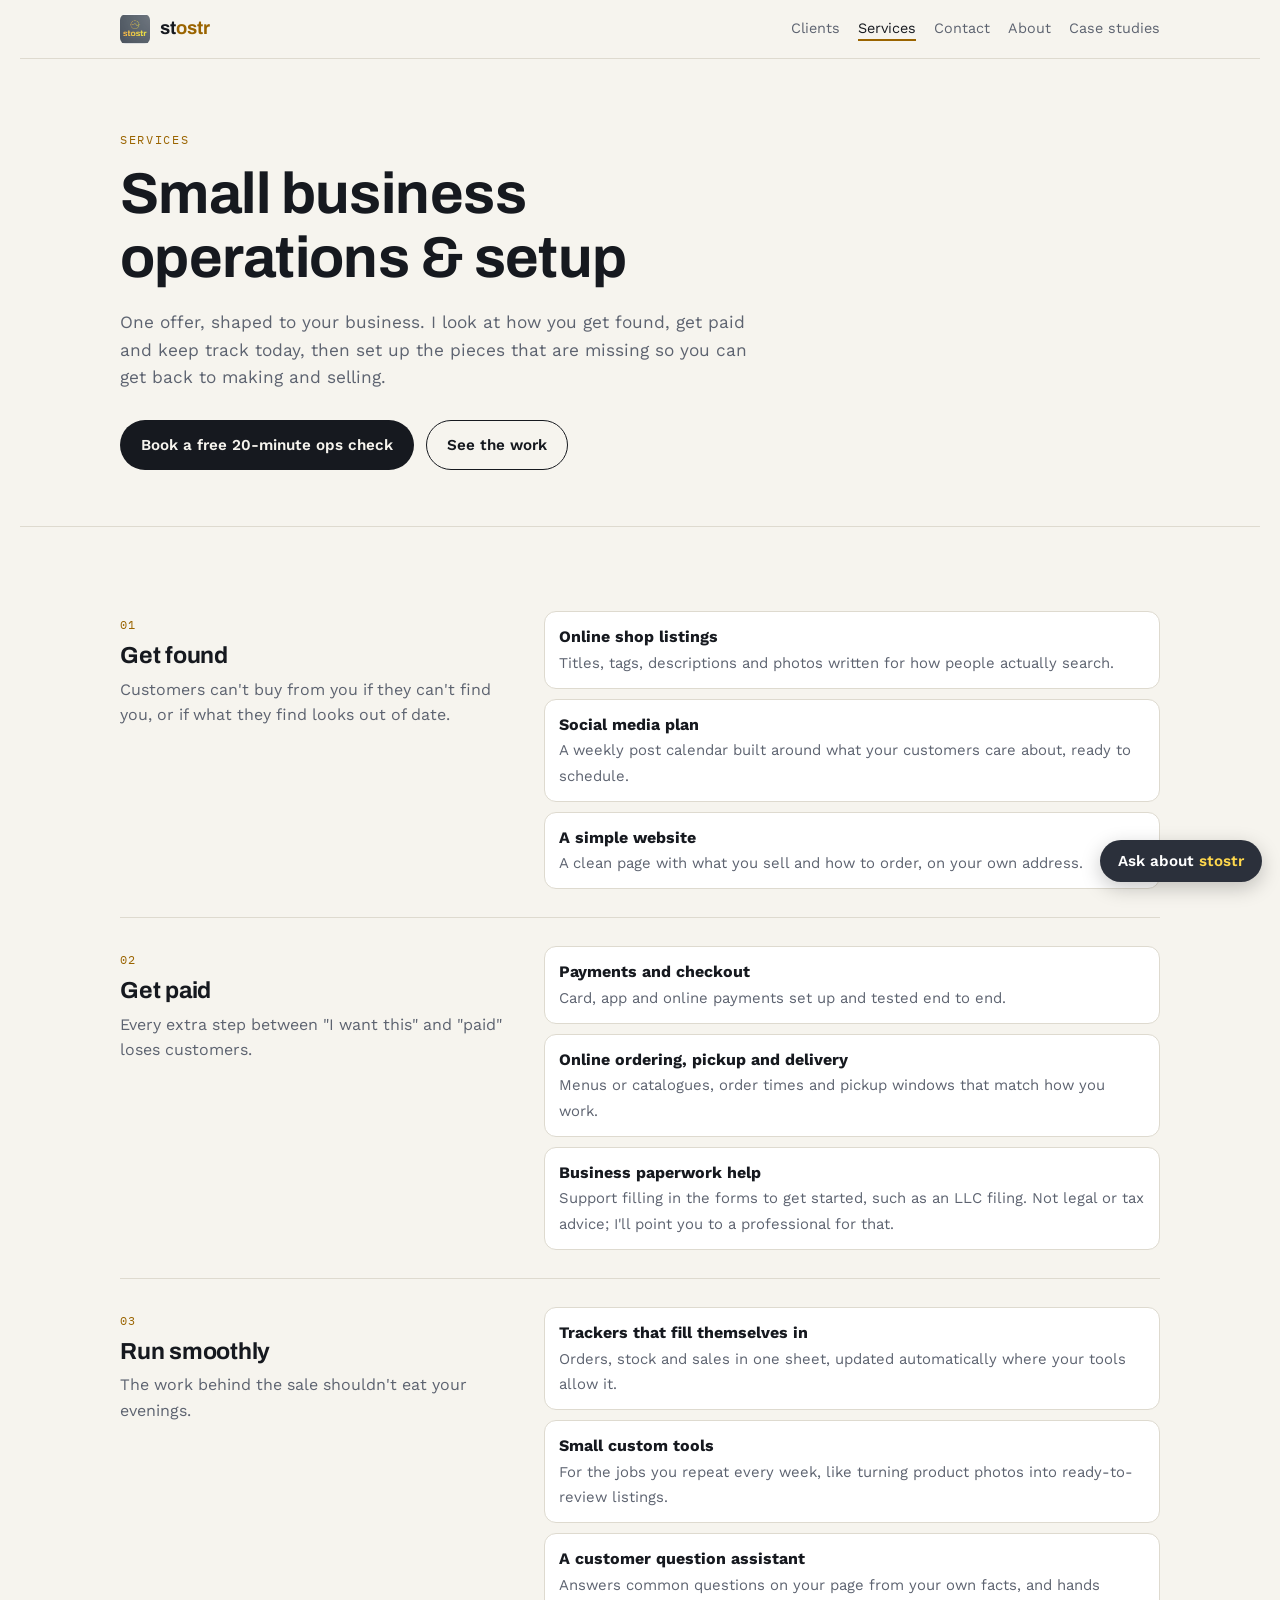
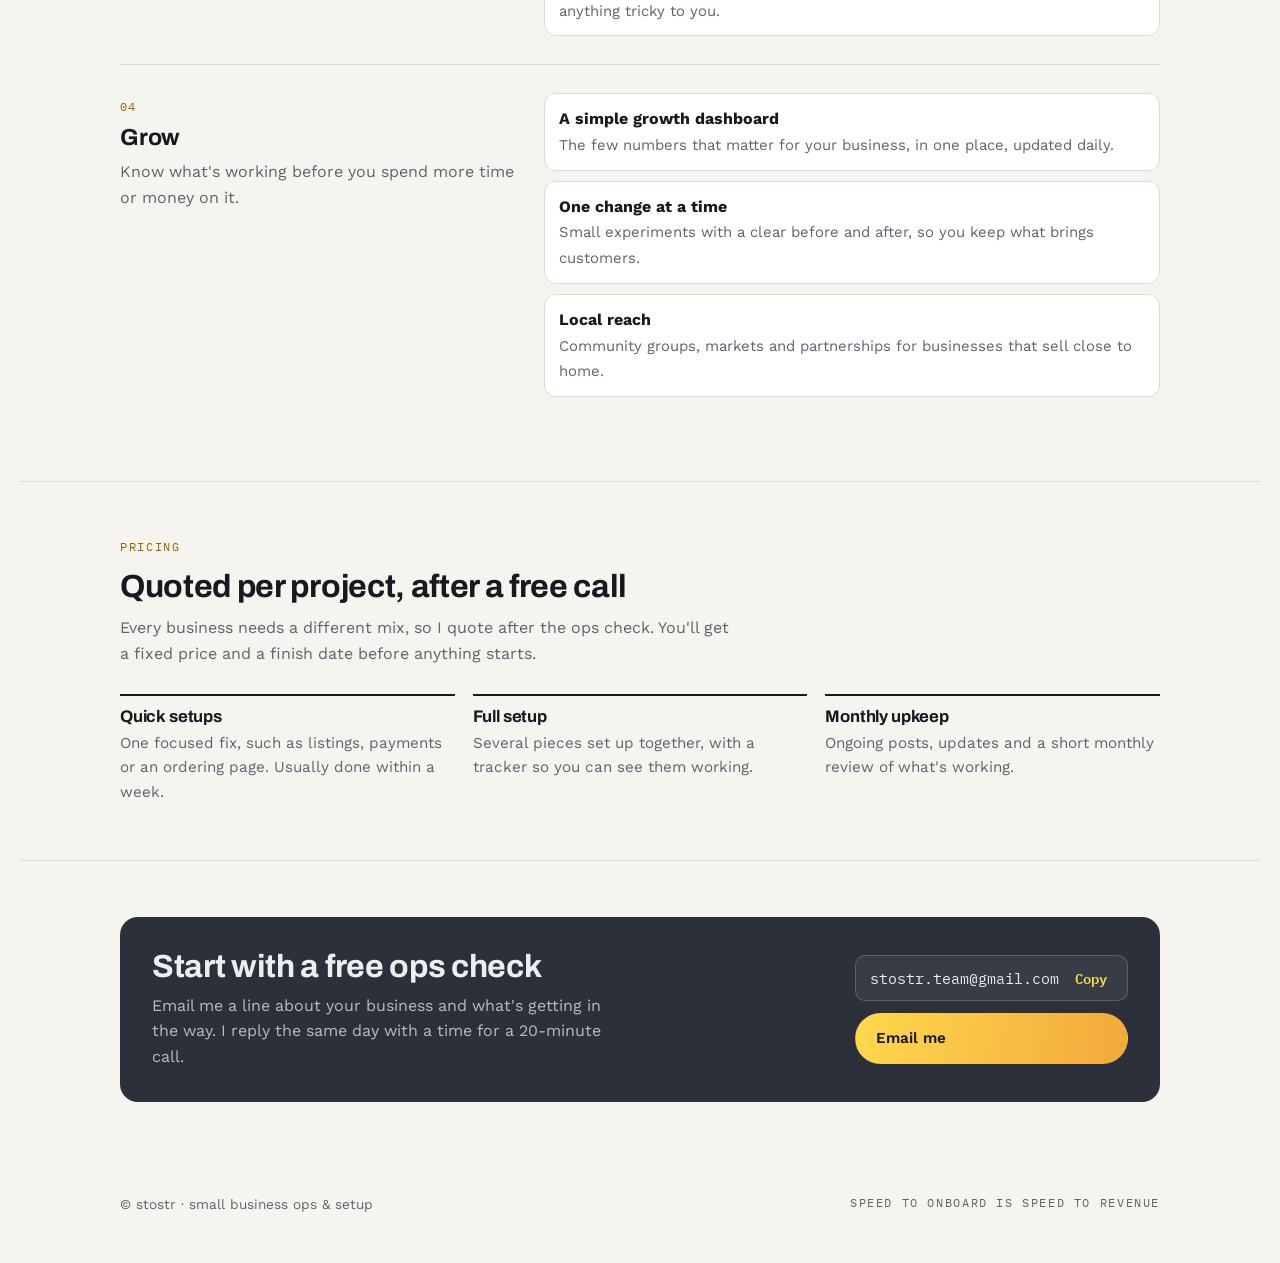
<file: services/index.html>
<!doctype html>
<html lang="en">
<head>
<meta charset="utf-8">
<meta name="viewport" content="width=device-width, initial-scale=1, viewport-fit=cover">
<title>Services | stostr Small Business Operations</title>
<meta name="description" content="Small business operations and setup: get found, get paid, run smoothly and grow. Every project starts with a free 20-minute ops check.">
<link rel="canonical" href="https://www.stostr.com/services">
<meta property="og:type" content="website">
<meta property="og:url" content="https://www.stostr.com/services">
<meta property="og:title" content="Services | stostr Small Business Operations">
<meta property="og:description" content="Small business operations and setup: get found, get paid, run smoothly and grow. Every project starts with a free 20-minute ops check.">
<meta property="og:site_name" content="stostr">
<link rel="stylesheet" href="https://fonts.googleapis.com/css2?family=Archivo:wght@600;700;800&family=Work+Sans:wght@400;500;600&family=IBM+Plex+Mono:wght@400;500&display=swap">
<link rel="stylesheet" href="/assets/stostr.css">
<style>
  .area-block{display:grid;grid-template-columns:minmax(0,0.9fr) minmax(0,1.4fr);gap:28px;padding-block:28px;border-top:1px solid var(--line)}
  .area-block:first-of-type{border-top:none}
  .area-block .k{font-family:var(--mono);color:var(--gold);font-size:0.78rem;letter-spacing:.1em;text-transform:uppercase}
  .area-block h3{font-size:1.45rem;margin:6px 0 8px}
  .area-block .why{color:var(--muted);margin:0}
  .area-block ul{margin:0;padding:0;list-style:none;display:grid;gap:10px}
  .area-block li{background:var(--surface);border:1px solid var(--line);border-radius:12px;padding:12px 14px}
  .area-block li b{display:block}
  .area-block li span{color:var(--muted);font-size:0.93rem}
  .pricing{display:grid;grid-template-columns:repeat(auto-fit,minmax(220px,1fr));gap:18px}
  .pricing div{border-top:2px solid var(--ink);padding-top:12px}
  .pricing h3{font-size:1.05rem;margin-bottom:4px}
  .pricing p{color:var(--muted);margin:0;font-size:0.95rem}
  @media (max-width:720px){.area-block{grid-template-columns:1fr;gap:14px}}
</style>
</head>
<body>

<header class="site-nav">
  <div class="wrap">
    <a class="brand" href="/"><img src="/stostr-logo.jpg" alt=""><span>st<span class="o">ostr</span></span></a>
    <nav aria-label="Main">
      <a href="/#featured">Clients</a>
      <a href="/services" aria-current="page">Services</a>
      <a href="#contact">Contact</a>
      <a href="/about">About</a>
      <a href="/work">Case studies</a>
    </nav>
  </div>
</header>

<main>
  <section class="hero">
    <div class="wrap">
      <p class="eyebrow">Services</p>
      <h1>Small business operations &amp; setup</h1>
      <p class="lede">One offer, shaped to your business. I look at how you get found, get paid and keep track today, then set up the pieces that are missing so you can get back to making and selling.</p>
      <div class="ctas">
        <a class="btn btn-primary" href="#contact">Book a free 20-minute ops check</a>
        <a class="btn btn-ghost" href="/work">See the work</a>
      </div>
    </div>
  </section>

  <section class="section">
    <div class="wrap">
      <div class="area-block">
        <div><span class="k">01</span><h3>Get found</h3><p class="why">Customers can't buy from you if they can't find you, or if what they find looks out of date.</p></div>
        <ul>
          <li><b>Online shop listings</b><span>Titles, tags, descriptions and photos written for how people actually search.</span></li>
          <li><b>Social media plan</b><span>A weekly post calendar built around what your customers care about, ready to schedule.</span></li>
          <li><b>A simple website</b><span>A clean page with what you sell and how to order, on your own address.</span></li>
        </ul>
      </div>
      <div class="area-block">
        <div><span class="k">02</span><h3>Get paid</h3><p class="why">Every extra step between "I want this" and "paid" loses customers.</p></div>
        <ul>
          <li><b>Payments and checkout</b><span>Card, app and online payments set up and tested end to end.</span></li>
          <li><b>Online ordering, pickup and delivery</b><span>Menus or catalogues, order times and pickup windows that match how you work.</span></li>
          <li><b>Business paperwork help</b><span>Support filling in the forms to get started, such as an LLC filing. Not legal or tax advice; I'll point you to a professional for that.</span></li>
        </ul>
      </div>
      <div class="area-block">
        <div><span class="k">03</span><h3>Run smoothly</h3><p class="why">The work behind the sale shouldn't eat your evenings.</p></div>
        <ul>
          <li><b>Trackers that fill themselves in</b><span>Orders, stock and sales in one sheet, updated automatically where your tools allow it.</span></li>
          <li><b>Small custom tools</b><span>For the jobs you repeat every week, like turning product photos into ready-to-review listings.</span></li>
          <li><b>A customer question assistant</b><span>Answers common questions on your page from your own facts, and hands anything tricky to you.</span></li>
        </ul>
      </div>
      <div class="area-block">
        <div><span class="k">04</span><h3>Grow</h3><p class="why">Know what's working before you spend more time or money on it.</p></div>
        <ul>
          <li><b>A simple growth dashboard</b><span>The few numbers that matter for your business, in one place, updated daily.</span></li>
          <li><b>One change at a time</b><span>Small experiments with a clear before and after, so you keep what brings customers.</span></li>
          <li><b>Local reach</b><span>Community groups, markets and partnerships for businesses that sell close to home.</span></li>
        </ul>
      </div>
    </div>
  </section>

  <section class="section">
    <div class="wrap">
      <p class="eyebrow">Pricing</p>
      <h2>Quoted per project, after a free call</h2>
      <p class="intro">Every business needs a different mix, so I quote after the ops check. You'll get a fixed price and a finish date before anything starts.</p>
      <div class="pricing">
        <div><h3>Quick setups</h3><p>One focused fix, such as listings, payments or an ordering page. Usually done within a week.</p></div>
        <div><h3>Full setup</h3><p>Several pieces set up together, with a tracker so you can see them working.</p></div>
        <div><h3>Monthly upkeep</h3><p>Ongoing posts, updates and a short monthly review of what's working.</p></div>
      </div>
    </div>
  </section>

  <section class="section" id="contact">
    <div class="wrap">
      <div class="contact">
        <div>
          <h2>Start with a free ops check</h2>
          <p>Email me a line about your business and what's getting in the way. I reply the same day with a time for a 20-minute call.</p>
        </div>
        <div style="display:grid;gap:12px">
          <div class="email"><span id="em">stostr.team@gmail.com</span><button type="button" id="copy">Copy</button></div>
          <a class="btn btn-primary" href="mailto:stostr.team@gmail.com?subject=Free%20ops%20check">Email me</a>
        </div>
      </div>
    </div>
  </section>
</main>

<footer class="site-foot">
  <div class="wrap">
    <span>© stostr · small business ops &amp; setup</span>
    <span class="tag">Speed to onboard is speed to revenue</span>
  </div>
</footer>

<script>
document.getElementById("copy").addEventListener("click",function(){
  var b=this,t=document.getElementById("em").textContent;
  (navigator.clipboard?navigator.clipboard.writeText(t):Promise.reject()).then(function(){b.textContent="Copied";setTimeout(function(){b.textContent="Copy"},1500)})
  .catch(function(){var r=document.createRange();r.selectNodeContents(document.getElementById("em"));var s=getSelection();s.removeAllRanges();s.addRange(r);});
});
</script>
<script src="/assets/ask-stostr.js" defer></script>
</body>
</html>
</file>
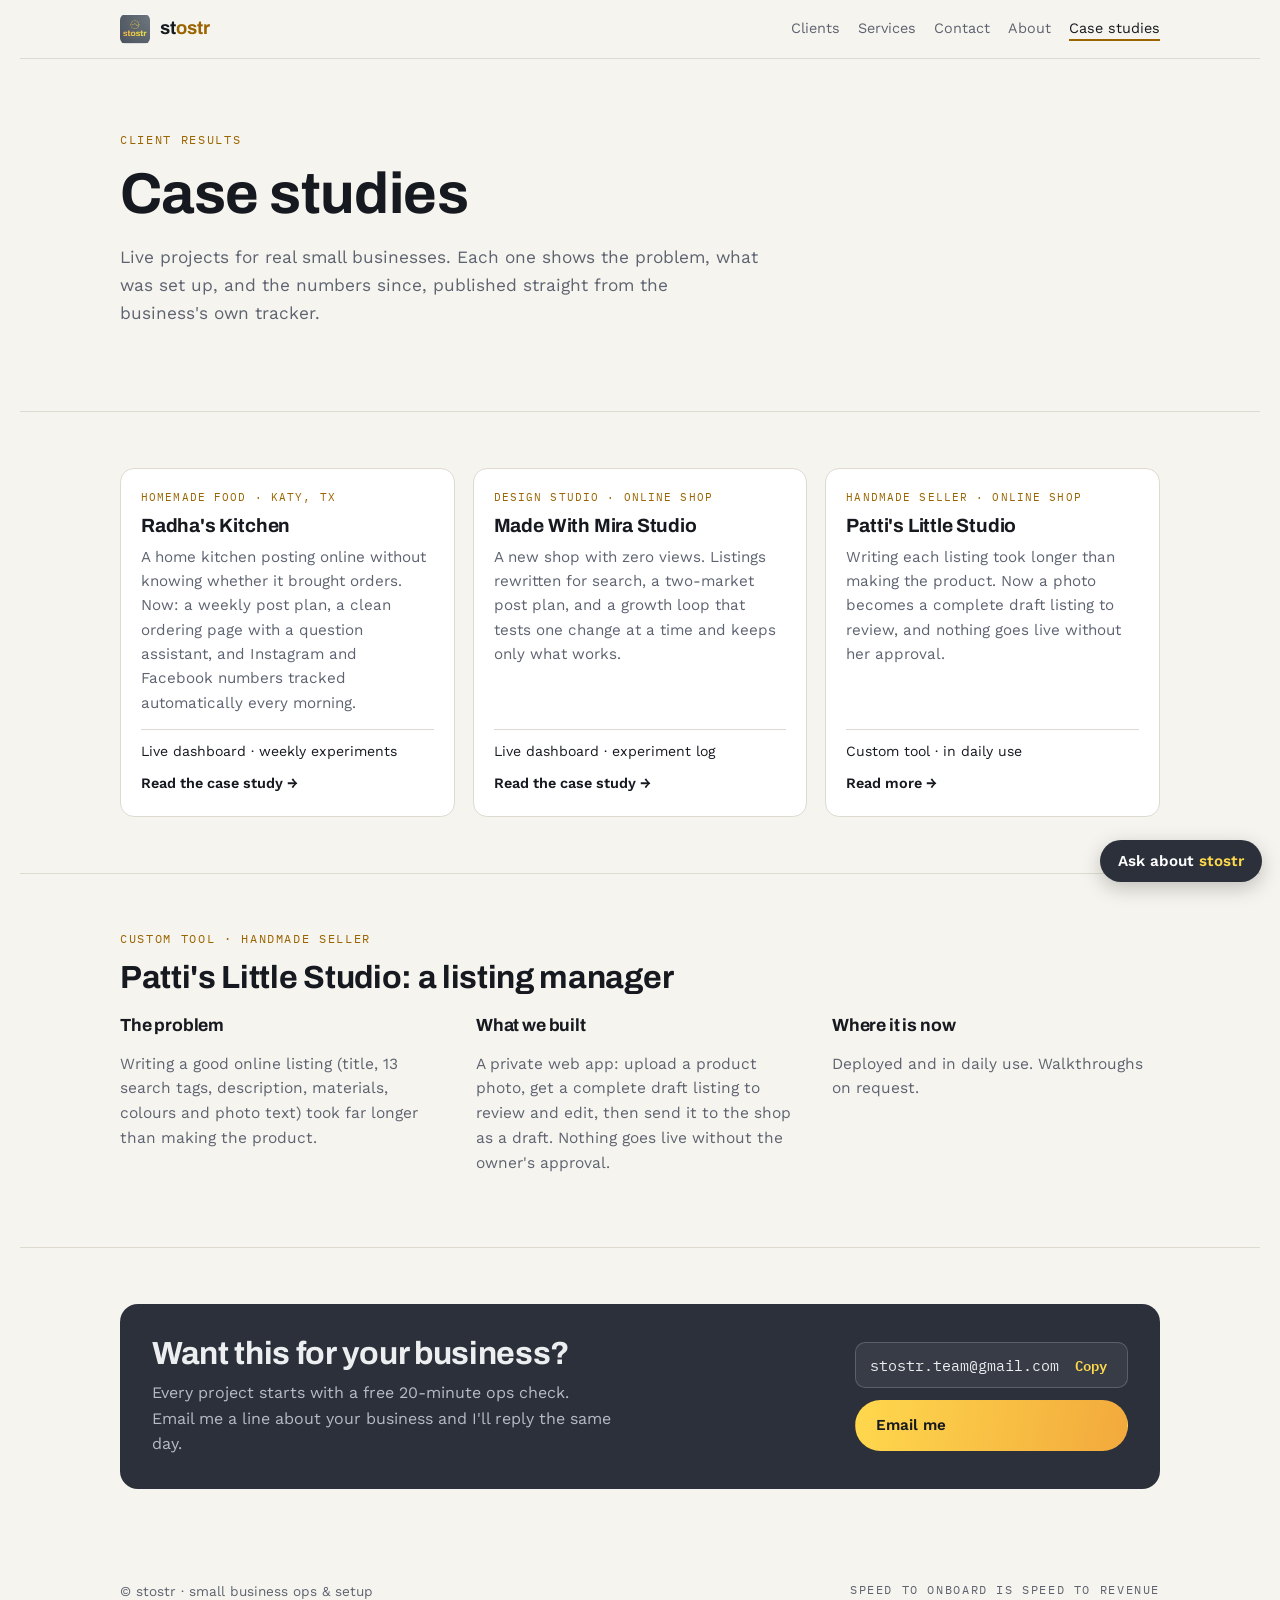
<file: work/index.html>
<!doctype html>
<html lang="en">
<head>
<meta charset="utf-8">
<meta name="viewport" content="width=device-width, initial-scale=1, viewport-fit=cover">
<title>Case Studies | stostr Small Business Operations</title>
<meta name="description" content="Case studies from small businesses: what was set up, and what's happened since.">
<link rel="canonical" href="https://www.stostr.com/work">
<meta property="og:type" content="website">
<meta property="og:url" content="https://www.stostr.com/work">
<meta property="og:title" content="Case Studies | stostr Small Business Operations">
<meta property="og:description" content="Case studies from small businesses: what was set up, and what's happened since.">
<meta property="og:site_name" content="stostr">
<link rel="stylesheet" href="https://fonts.googleapis.com/css2?family=Archivo:wght@600;700;800&family=Work+Sans:wght@400;500;600&family=IBM+Plex+Mono:wght@400;500&display=swap">
<link rel="stylesheet" href="/assets/stostr.css">
</head>
<body>

<header class="site-nav">
  <div class="wrap">
    <a class="brand" href="/"><img src="/stostr-logo.jpg" alt=""><span>st<span class="o">ostr</span></span></a>
    <nav aria-label="Main">
      <a href="/#featured">Clients</a>
      <a href="/services">Services</a>
      <a href="#contact">Contact</a>
      <a href="/about">About</a>
      <a href="/work" aria-current="page">Case studies</a>
    </nav>
  </div>
</header>

<main>
  <section class="hero">
    <div class="wrap">
      <p class="eyebrow">Client results</p>
      <h1>Case studies</h1>
      <p class="lede">Live projects for real small businesses. Each one shows the problem, what was set up, and the numbers since, published straight from the business's own tracker.</p>
    </div>
  </section>

  <section class="section">
    <div class="wrap">
      <div class="cards">
        <a class="card" href="/work/radhas-kitchen">
          <span class="kind">Homemade food · Katy, TX</span>
          <h3>Radha's Kitchen</h3>
          <p>A home kitchen posting online without knowing whether it brought orders. Now: a weekly post plan, a clean ordering page with a question assistant, and Instagram and Facebook numbers tracked automatically every morning.</p>
          <span class="result">Live dashboard · weekly experiments</span>
          <span class="more">Read the case study →</span>
        </a>
        <a class="card" href="/work/mira-studio">
          <span class="kind">Design studio · Online shop</span>
          <h3>Made With Mira Studio</h3>
          <p>A new shop with zero views. Listings rewritten for search, a two-market post plan, and a growth loop that tests one change at a time and keeps only what works.</p>
          <span class="result">Live dashboard · experiment log</span>
          <span class="more">Read the case study →</span>
        </a>
        <a class="card" href="#pattis">
          <span class="kind">Handmade seller · Online shop</span>
          <h3>Patti's Little Studio</h3>
          <p>Writing each listing took longer than making the product. Now a photo becomes a complete draft listing to review, and nothing goes live without her approval.</p>
          <span class="result">Custom tool · in daily use</span>
          <span class="more">Read more →</span>
        </a>
      </div>
    </div>
  </section>

  <section class="section" id="pattis">
    <div class="wrap">
      <p class="eyebrow">Custom tool · Handmade seller</p>
      <h2 style="font-size:clamp(1.5rem,3.2vw,2rem);margin-bottom:10px">Patti's Little Studio: a listing manager</h2>
      <div class="story" style="margin-top:20px">
        <div><h3>The problem</h3><p>Writing a good online listing (title, 13 search tags, description, materials, colours and photo text) took far longer than making the product.</p></div>
        <div><h3>What we built</h3><p>A private web app: upload a product photo, get a complete draft listing to review and edit, then send it to the shop as a draft. Nothing goes live without the owner's approval.</p></div>
        <div><h3>Where it is now</h3><p>Deployed and in daily use. Walkthroughs on request.</p></div>
      </div>
    </div>
  </section>

  <section class="section" id="contact">
    <div class="wrap">
      <div class="contact">
        <div>
          <h2>Want this for your business?</h2>
          <p>Every project starts with a free 20-minute ops check. Email me a line about your business and I'll reply the same day.</p>
        </div>
        <div style="display:grid;gap:12px">
          <div class="email"><span id="em">stostr.team@gmail.com</span><button type="button" id="copy">Copy</button></div>
          <a class="btn btn-primary" href="mailto:stostr.team@gmail.com?subject=Free%20ops%20check">Email me</a>
        </div>
      </div>
    </div>
  </section>
</main>

<footer class="site-foot">
  <div class="wrap">
    <span>© stostr · small business ops &amp; setup</span>
    <span class="tag">Speed to onboard is speed to revenue</span>
  </div>
</footer>
<script>
document.getElementById("copy").addEventListener("click",function(){
  var b=this,t=document.getElementById("em").textContent;
  (navigator.clipboard?navigator.clipboard.writeText(t):Promise.reject()).then(function(){b.textContent="Copied";setTimeout(function(){b.textContent="Copy"},1500)})
  .catch(function(){var r=document.createRange();r.selectNodeContents(document.getElementById("em"));var s=getSelection();s.removeAllRanges();s.addRange(r);});
});
</script>
<script src="/assets/ask-stostr.js" defer></script>
</body>
</html>
</file>
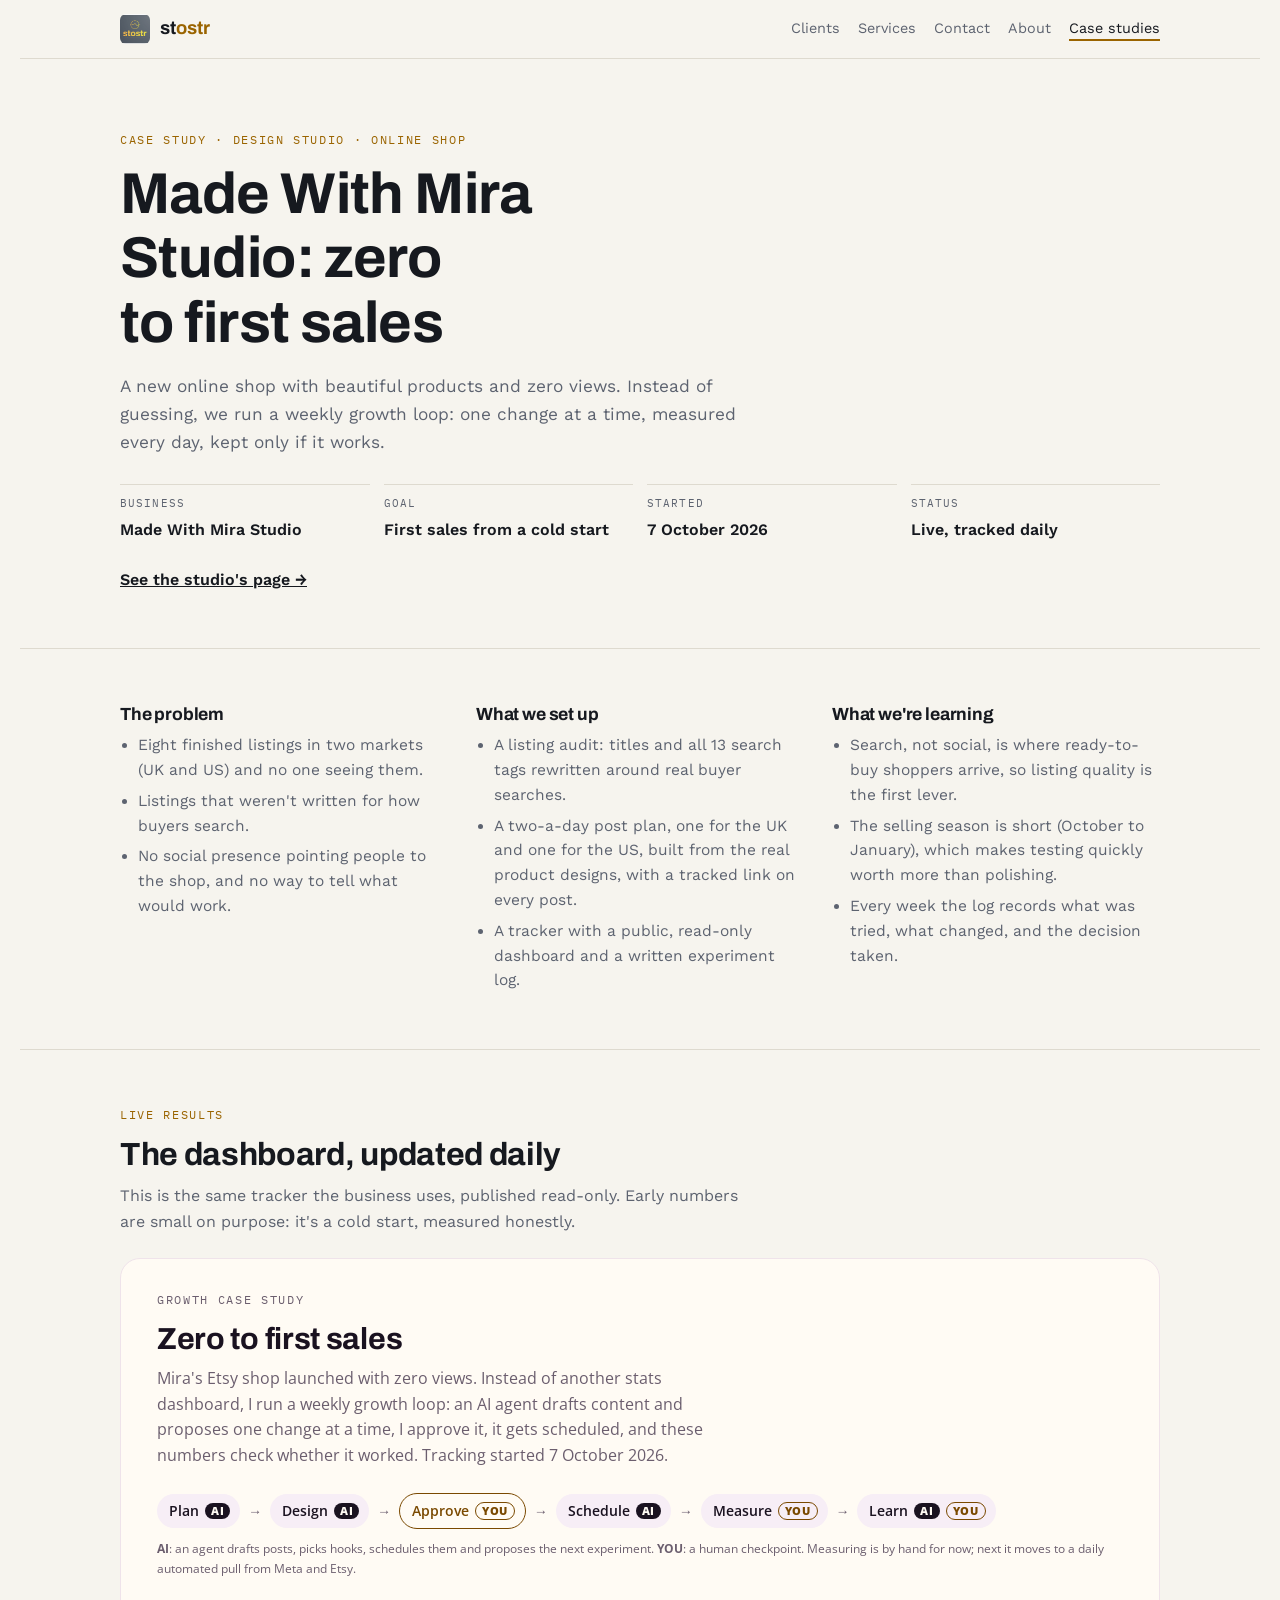
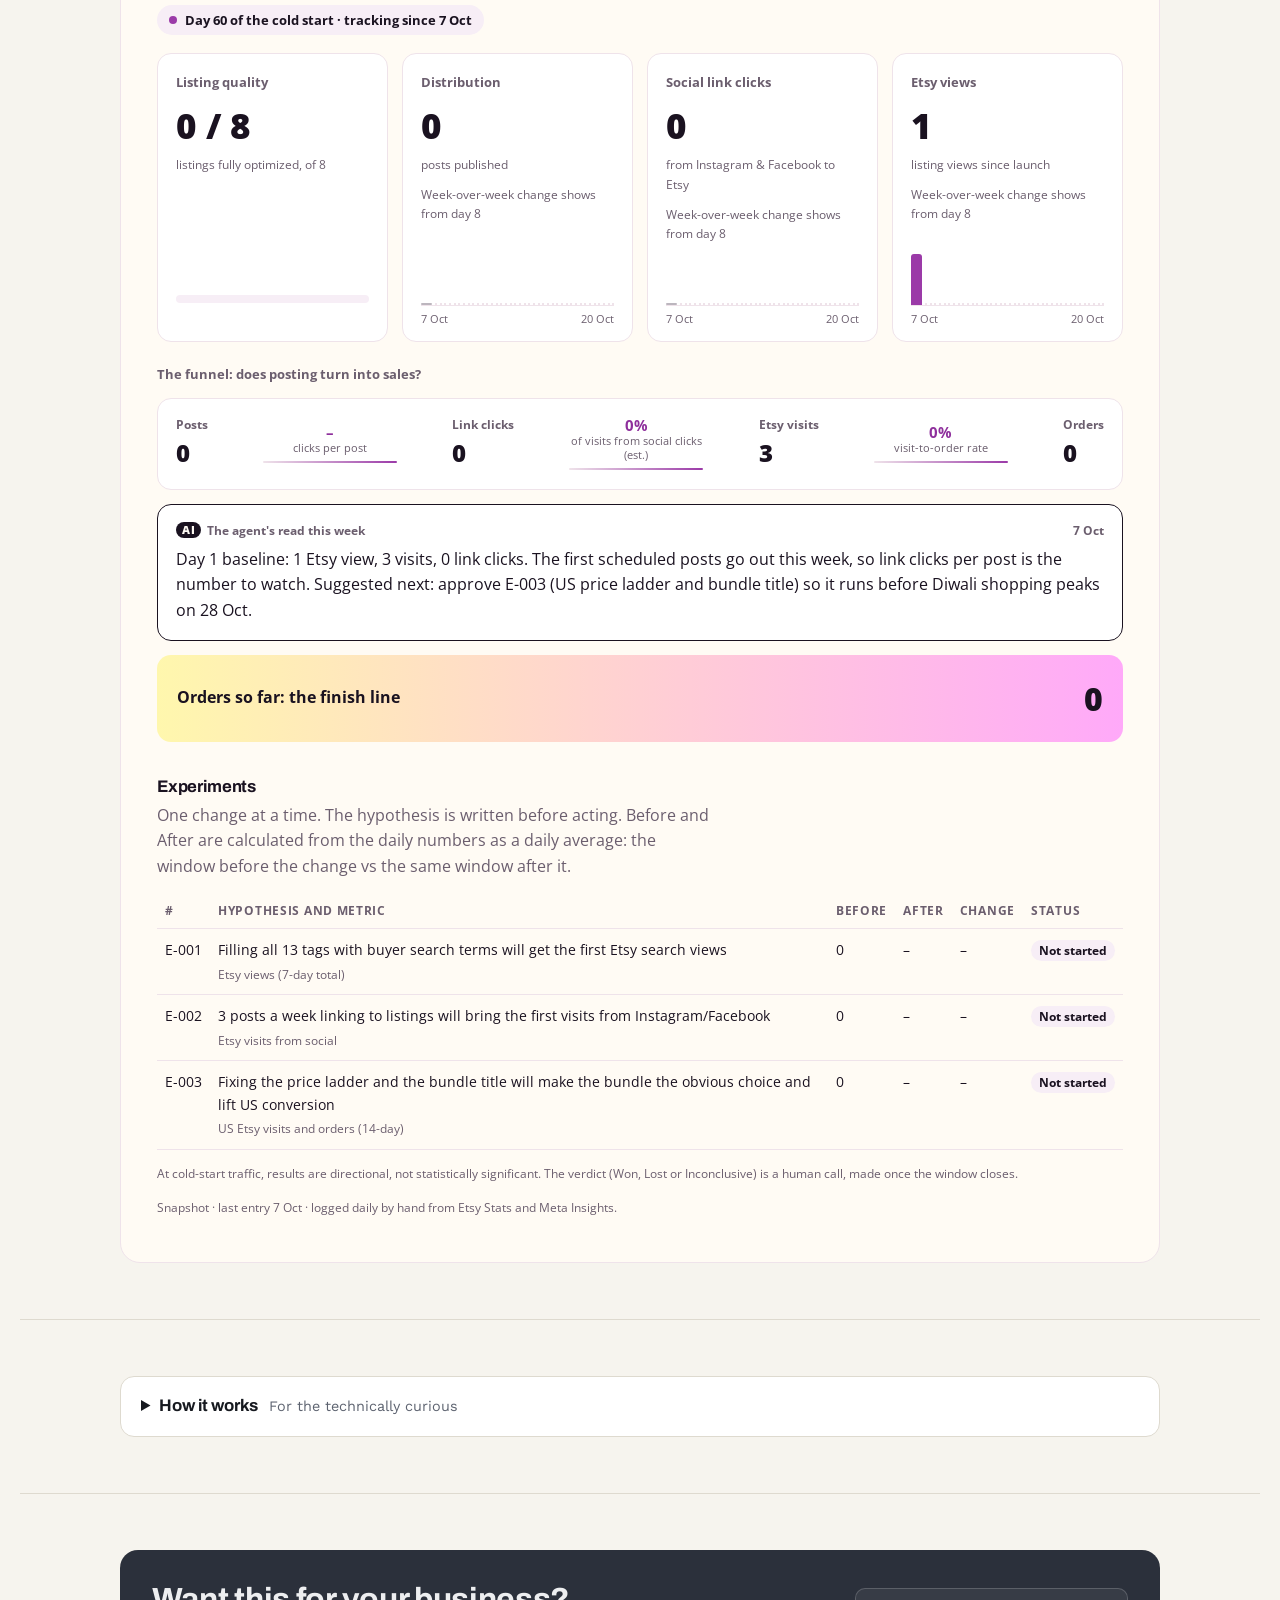
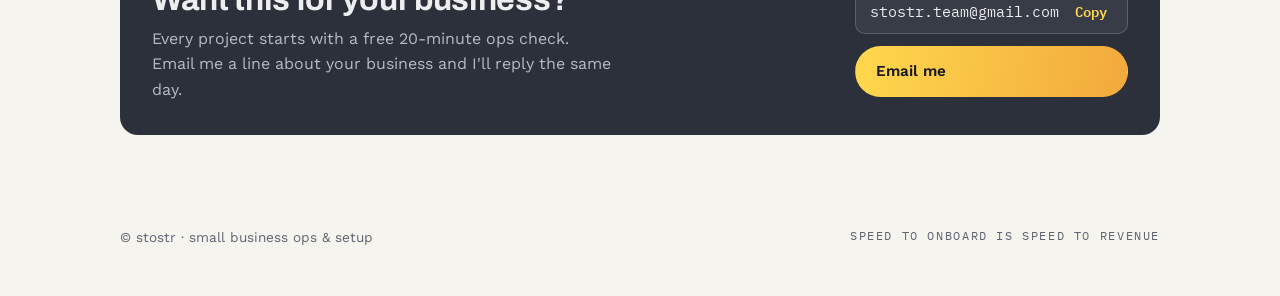
<file: work/mira-studio/index.html>
<!doctype html>
<html lang="en">
<head>
<meta charset="utf-8">
<meta name="viewport" content="width=device-width, initial-scale=1, viewport-fit=cover">
<title>Mira Studio Case Study | stostr</title>
<meta name="description" content="A weekly, measured growth loop taking a new online design shop from zero views toward first sales.">
<link rel="canonical" href="https://www.stostr.com/work/mira-studio">
<meta property="og:type" content="website">
<meta property="og:url" content="https://www.stostr.com/work/mira-studio">
<meta property="og:title" content="Mira Studio Case Study | stostr">
<meta property="og:description" content="A weekly, measured growth loop taking a new online design shop from zero views toward first sales.">
<meta property="og:site_name" content="stostr">
<link rel="stylesheet" href="https://fonts.googleapis.com/css2?family=Archivo:wght@600;700;800&family=Work+Sans:wght@400;500;600&family=IBM+Plex+Mono:wght@400;500&family=Open+Sans:wght@400;600;700;800&display=swap">
<link rel="stylesheet" href="/assets/stostr.css">
<style>
  /* The live dashboard keeps the client's own colours, scoped to .dash */
  .dash{--ink:#1A1220;--paper:#FFFBF4;--surface:#FFFFFF;--muted:#6B5E6E;--line:#EFE3EA;--gold:#7A4900;--orchid:#8E2F9C;--mark:#9B3AA8;--wash-1:#FFF7AD;--wash-2:#FFD0D3;--wash-3:#FFA9F9;--chip:#F7EEF6;background:var(--paper);color:var(--ink);font-family:"Open Sans",-apple-system,sans-serif;border-radius:20px;padding:32px clamp(18px,3vw,36px);border:1px solid var(--line);position:relative}
  @media (prefers-color-scheme: dark){:root:not([data-theme="light"]) .dash{--ink:#F6EEF8;--paper:#1A1320;--surface:#241A2C;--muted:#BBAAC0;--line:#3A2C44;--gold:#E2B562;--orchid:#E59BEF;--mark:#C066CC;--wash-1:#4A4318;--wash-2:#4A2A33;--wash-3:#4A2450;--chip:#2E2236}}
  :root[data-theme="dark"] .dash{--ink:#F6EEF8;--paper:#1A1320;--surface:#241A2C;--muted:#BBAAC0;--line:#3A2C44;--gold:#E2B562;--orchid:#E59BEF;--mark:#C066CC;--wash-1:#4A4318;--wash-2:#4A2A33;--wash-3:#4A2450;--chip:#2E2236}
  .dash h2{font-size:clamp(1.4rem,3vw,1.9rem);margin:0 0 10px}
  .dash .eyebrow{color:var(--muted)}
  .dash .intro{color:var(--muted);max-width:62ch;margin:0 0 24px}
  /* Growth case study */
  .loop{display:flex;flex-wrap:wrap;gap:8px;align-items:center;margin:0 0 28px;font-size:0.86rem;}
  .loop span{background:var(--chip);padding:6px 10px 6px 12px;border-radius:999px;font-weight:600;white-space:nowrap;}
  .loop .human{background:transparent;border:1.5px solid var(--gold);color:var(--gold);}
  .loop em{color:var(--muted);font-style:normal;}
  .kpis{display:grid;grid-template-columns:repeat(auto-fit,minmax(200px,1fr));gap:14px;}
  .kpi{background:var(--surface);border:1px solid var(--line);border-radius:14px;padding:18px 18px 14px;position:relative;display:flex;flex-direction:column;}
  .kpi .bars{margin-top:auto;}
  .kpi .meter{margin-top:auto;margin-bottom:24px;}
  .exp .m{display:block;font-size:0.76rem;color:var(--muted);margin-top:3px;}
  .kpi .label{font-size:0.8rem;font-weight:700;color:var(--muted);margin:0;}
  .kpi .value{font-size:2.2rem;font-weight:800;margin:4px 0 2px;font-variant-numeric:tabular-nums;}
  .kpi .sub{font-size:0.78rem;color:var(--muted);margin:0 0 10px;}
  .kpi .delta{font-size:0.76rem;color:var(--muted);margin:0 0 10px;min-height:1.2em;}
  .kpi .delta b{color:var(--ink);font-weight:700;}
  .bars{display:flex;align-items:flex-end;gap:3px;height:52px;border-bottom:1px solid var(--line);position:relative;}
  .bars span{flex:1;min-width:0;border-radius:3px 3px 0 0;background:var(--mark);position:relative;}
  .bars span.zero{height:2px!important;background:var(--muted);opacity:.45;border-radius:1px;}
  .bars span.empty{height:2px!important;background:transparent;border-top:2px dotted var(--line);border-radius:0;}
  .bars span:hover{outline:2px solid var(--surface);outline-offset:-1px;filter:brightness(1.1);}
  .bars span.zero:hover,.bars span.empty:hover{outline:none;}
  .bars span::before{content:"";position:absolute;inset:-26px -2px -6px;}
  .axis{display:flex;justify-content:space-between;font-size:0.68rem;color:var(--muted);margin-top:4px;font-variant-numeric:tabular-nums;}
  .daycount{display:inline-flex;align-items:center;gap:8px;font-size:0.8rem;font-weight:700;background:var(--chip);padding:5px 12px;border-radius:999px;margin:0 0 18px;}
  .daycount i{width:8px;height:8px;border-radius:50%;background:var(--mark);display:inline-block;}
  .who{font-style:normal;font-size:0.66rem;font-weight:800;letter-spacing:0.06em;margin-left:6px;padding:1px 6px;border-radius:999px;vertical-align:1px;}
  .who.ai{background:var(--ink);color:var(--paper);}
  .who.you{border:1px solid var(--gold);color:var(--gold);}
  .loop-key{font-size:0.78rem;color:var(--muted);margin:-18px 0 26px;}
  .funnel{display:flex;justify-content:space-between;align-items:center;gap:10px;margin-top:14px;background:var(--surface);border:1px solid var(--line);border-radius:14px;padding:16px 18px;}
  .funnel .st p{margin:0;}
  .funnel .st .l{font-size:0.74rem;font-weight:700;color:var(--muted);}
  .funnel .st .v{font-size:1.5rem;font-weight:800;font-variant-numeric:tabular-nums;}
  .funnel .rt{flex:0 1 150px;text-align:center;font-size:0.7rem;color:var(--muted);line-height:1.25;position:relative;padding-bottom:10px;}
  .funnel .rt::after{content:"";position:absolute;left:8px;right:8px;bottom:0;height:6px;background:linear-gradient(var(--line),var(--line)) center/100% 1.5px no-repeat;clip-path:polygon(0 0,calc(100% - 6px) 0,100% 50%,calc(100% - 6px) 100%,0 100%);}
  .funnel .rt::after{background:linear-gradient(90deg,var(--line),var(--mark));height:2px;bottom:2px;clip-path:none;border-radius:2px;}
  .funnel .rt b{display:block;font-size:0.92rem;color:var(--orchid);font-variant-numeric:tabular-nums;}
  .funnel-title{font-size:0.8rem;font-weight:700;color:var(--muted);margin:22px 0 0;}
  .insight{margin-top:14px;border:1.5px solid var(--ink);border-radius:14px;padding:16px 18px;background:var(--surface);}
  .insight .h{display:flex;justify-content:space-between;gap:10px;font-size:0.78rem;font-weight:700;color:var(--muted);margin:0 0 6px;}
  .insight p.t{margin:0;}
  @media (max-width:640px){
    .funnel{display:grid;grid-template-columns:1fr auto 1fr;row-gap:16px;}
    .funnel .rt.mid{grid-column:1 / -1;}
  }
  .badge.won{background:var(--mark);color:#fff;}
  .badge.lost{background:var(--gold);color:#fff;}
  .badge.run{background:transparent;border:1px solid var(--mark);color:var(--orchid);}
  .meter{height:8px;background:var(--chip);border-radius:999px;overflow:hidden;margin-top:14px;}
  .meter b{display:block;height:100%;background:var(--mark);border-radius:999px;}
  .finish{margin-top:14px;background:linear-gradient(90deg,var(--wash-1),var(--wash-2) 50%,var(--wash-3));border-radius:14px;padding:18px 20px;display:flex;justify-content:space-between;align-items:center;gap:16px;flex-wrap:wrap;}
  .finish .label{font-weight:700;margin:0;}
  .finish .value{font-size:2rem;font-weight:800;font-variant-numeric:tabular-nums;}
  .tip{position:absolute;pointer-events:none;background:var(--ink);color:var(--paper);font-size:0.74rem;padding:4px 8px;border-radius:6px;white-space:nowrap;transform:translate(-50%,-120%);opacity:0;transition:opacity .1s;}
  .exp{width:100%;border-collapse:collapse;font-size:0.88rem;margin-top:8px;}
  .exp th{text-align:left;font-size:0.74rem;text-transform:uppercase;letter-spacing:0.06em;color:var(--muted);font-weight:700;padding:8px;border-bottom:1px solid var(--line);}
  .exp td{padding:10px 8px;border-bottom:1px solid var(--line);vertical-align:top;}
  .exp td.num{font-variant-numeric:tabular-nums;white-space:nowrap;}
  .badge{font-size:0.72rem;font-weight:700;padding:3px 8px;border-radius:999px;background:var(--chip);white-space:nowrap;}
  .table-wrap{overflow-x:auto;}
  .data-note{font-size:0.78rem;color:var(--muted);margin-top:14px;}
  h3.block{font-size:1.05rem;margin:36px 0 6px;}

  .steps{list-style:none;margin:0;padding:0;display:grid;gap:10px;}
  .steps li{display:flex;gap:12px;color:var(--muted);}
  .steps li b{color:var(--ink);}
  .steps .n{font-family:"IBM Plex Mono",monospace;color:var(--gold);font-weight:500;flex-shrink:0;}

  .contact-box{background:var(--surface);border:1px solid var(--line);border-radius:16px;padding:28px;display:flex;flex-wrap:wrap;gap:20px;align-items:center;justify-content:space-between;}
  .contact-box p{color:var(--muted);margin:6px 0 0;max-width:44ch;}
  .email-copy{display:flex;align-items:center;gap:8px;font-family:"IBM Plex Mono",monospace;font-size:0.9rem;background:var(--paper);border:1px solid var(--line);padding:10px 14px;border-radius:8px;}
  .email-copy button{background:none;border:none;color:var(--orchid);cursor:pointer;font:inherit;font-weight:600;font-size:0.8rem;}

  @media (max-width:640px){.dash .funnel{display:grid;grid-template-columns:1fr auto 1fr;row-gap:16px}.dash .funnel .rt.mid{grid-column:1 / -1}}
</style>
</head>
<body>
<header class="site-nav">
  <div class="wrap">
    <a class="brand" href="/"><img src="/stostr-logo.jpg" alt=""><span>st<span class="o">ostr</span></span></a>
    <nav aria-label="Main">
      <a href="/#featured">Clients</a>
      <a href="/services">Services</a>
      <a href="#contact">Contact</a>
      <a href="/about">About</a>
      <a href="/work" aria-current="page">Case studies</a>
    </nav>
  </div>
</header>
<main>
  <section class="hero">
    <div class="wrap">
      <p class="eyebrow">Case study · Design studio · Online shop</p>
      <h1>Made With Mira Studio: zero to first sales</h1>
      <p class="lede">A new online shop with beautiful products and zero views. Instead of guessing, we run a weekly growth loop: one change at a time, measured every day, kept only if it works.</p>
      <dl class="facts">
        <div><dt>Business</dt><dd>Made With Mira Studio</dd></div>
        <div><dt>Goal</dt><dd>First sales from a cold start</dd></div>
        <div><dt>Started</dt><dd>7 October 2026</dd></div>
        <div><dt>Status</dt><dd>Live, tracked daily</dd></div>
      </dl>
      <p style="margin:24px 0 0"><a href="/miradesigns" style="font-weight:600">See the studio's page →</a></p>
    </div>
  </section>
  <section class="section">
    <div class="wrap">
      <div class="story">
        <div><h3>The problem</h3><ul>
          <li>Eight finished listings in two markets (UK and US) and no one seeing them.</li>
          <li>Listings that weren't written for how buyers search.</li>
          <li>No social presence pointing people to the shop, and no way to tell what would work.</li>
        </ul></div>
        <div><h3>What we set up</h3><ul>
          <li>A listing audit: titles and all 13 search tags rewritten around real buyer searches.</li>
          <li>A two-a-day post plan, one for the UK and one for the US, built from the real product designs, with a tracked link on every post.</li>
          <li>A tracker with a public, read-only dashboard and a written experiment log.</li>
        </ul></div>
        <div><h3>What we're learning</h3><ul>
          <li>Search, not social, is where ready-to-buy shoppers arrive, so listing quality is the first lever.</li>
          <li>The selling season is short (October to January), which makes testing quickly worth more than polishing.</li>
          <li>Every week the log records what was tried, what changed, and the decision taken.</li>
        </ul></div>
      </div>
    </div>
  </section>
  <section class="section">
    <div class="wrap">
      <p class="eyebrow">Live results</p>
      <h2 style="font-size:clamp(1.5rem,3.2vw,2rem);margin-bottom:10px">The dashboard, updated daily</h2>
      <p class="intro" style="color:var(--muted);max-width:62ch;margin:0 0 24px">This is the same tracker the business uses, published read-only. Early numbers are small on purpose: it's a cold start, measured honestly.</p>
      <section id="growth" class="dash" aria-label="Live dashboard">
    <p class="eyebrow">Growth case study</p>
    <h2>Zero to first sales</h2>
    <p class="intro">Mira's Etsy shop launched with zero views. Instead of another stats dashboard, I run a weekly growth loop: an AI agent drafts content and proposes one change at a time, I approve it, it gets scheduled, and these numbers check whether it worked. Tracking started 7 October 2026.</p>

    <div class="loop" aria-label="How the loop works">
      <span>Plan<i class="who ai">AI</i></span><em>→</em><span>Design<i class="who ai">AI</i></span><em>→</em><span class="human">Approve<i class="who you">YOU</i></span><em>→</em><span>Schedule<i class="who ai">AI</i></span><em>→</em><span>Measure<i class="who you">YOU</i></span><em>→</em><span>Learn<i class="who ai">AI</i><i class="who you">YOU</i></span>
    </div>
    <p class="loop-key"><b>AI</b>: an agent drafts posts, picks hooks, schedules them and proposes the next experiment. <b>YOU</b>: a human checkpoint. Measuring is by hand for now; next it moves to a daily automated pull from Meta and Etsy.</p>
    <p class="daycount" id="daycount"><i></i><span>Day 1 of the cold start · today's zeros are the baseline</span></p>

    <div class="kpis">
      <div class="kpi" id="k-quality">
        <p class="label">Listing quality</p>
        <p class="value" data-v>–</p>
        <p class="sub">listings fully optimized, of 8</p>
        <div class="meter"><b style="width:0%"></b></div>
      </div>
      <div class="kpi" id="k-dist">
        <p class="label">Distribution</p>
        <p class="value" data-v>–</p>
        <p class="sub">posts published</p>
        <p class="delta" data-d></p>
        <div class="bars" role="img"></div>
        <div class="axis"><span data-a0></span><span data-a1></span></div>
      </div>
      <div class="kpi" id="k-clicks">
        <p class="label">Social link clicks</p>
        <p class="value" data-v>–</p>
        <p class="sub">from Instagram &amp; Facebook to Etsy</p>
        <p class="delta" data-d></p>
        <div class="bars" role="img"></div>
        <div class="axis"><span data-a0></span><span data-a1></span></div>
      </div>
      <div class="kpi" id="k-views">
        <p class="label">Etsy views</p>
        <p class="value" data-v>–</p>
        <p class="sub">listing views since launch</p>
        <p class="delta" data-d></p>
        <div class="bars" role="img"></div>
        <div class="axis"><span data-a0></span><span data-a1></span></div>
      </div>
    </div>
    <p class="funnel-title">The funnel: does posting turn into sales?</p>
    <div class="funnel" id="funnel" aria-label="Funnel from posts to orders">
      <div class="st"><p class="l">Posts</p><p class="v" data-f="posts">–</p></div>
      <div class="rt"><b data-r="cpp">–</b>clicks per post</div>
      <div class="st"><p class="l">Link clicks</p><p class="v" data-f="clicks">–</p></div>
      <div class="rt mid"><b data-r="share">–</b>of visits from social clicks (est.)</div>
      <div class="st"><p class="l">Etsy visits</p><p class="v" data-f="visits">–</p></div>
      <div class="rt"><b data-r="conv">–</b>visit-to-order rate</div>
      <div class="st"><p class="l">Orders</p><p class="v" data-f="orders">–</p></div>
    </div>
    <div class="insight" id="insight" hidden>
      <p class="h"><span><i class="who ai" style="margin:0 6px 0 0">AI</i>The agent's read this week</span><span data-i="d"></span></p>
      <p class="t" data-i="t"></p>
    </div>
    <div class="finish">
      <p class="label">Orders so far: the finish line</p>
      <span class="value" id="k-orders">–</span>
    </div>

    <h3 class="block">Experiments</h3>
    <p class="intro" style="margin-bottom:6px">One change at a time. The hypothesis is written before acting. Before and After are calculated from the daily numbers as a daily average: the window before the change vs the same window after it.</p>
    <div class="table-wrap">
      <table class="exp">
        <thead><tr><th>#</th><th>Hypothesis and metric</th><th>Before</th><th>After</th><th>Change</th><th>Status</th></tr></thead>
        <tbody id="exp-body"><tr><td colspan="6">Loading…</td></tr></tbody>
      </table>
    </div>
    <p class="data-note">At cold-start traffic, results are directional, not statistically significant. The verdict (Won, Lost or Inconclusive) is a human call, made once the window closes.</p>
    <p class="data-note" id="data-note">Numbers update daily from the studio's tracker.</p>
  </section>
    </div>
  </section>
  <section class="section">
    <div class="wrap">
      <details class="tech">
        <summary>How it works <span>For the technically curious</span></summary>
        <ul>
          <li>The owner logs a few numbers each morning (views, visits, orders, posts, link clicks, listings optimised) in a Google Sheet. A Dashboard tab of formulas turns them into totals, a daily trend and an experiments table.</li>
          <li>That tab is published read-only; this page fetches it in the visitor's browser, draws 14-day bars and the funnel, and calculates each experiment's before and after from the daily rows.</li>
          <li>Every Monday a scheduled Claude task reads the tracker, writes the weekly read, and proposes one experiment for the owner to approve. Posts are drafted by AI and approved by a person before they're scheduled.</li>
        </ul>
      </details>
    </div>
  </section>
  <section class="section" id="contact">
    <div class="wrap">
      <div class="contact">
        <div>
          <h2>Want this for your business?</h2>
          <p>Every project starts with a free 20-minute ops check. Email me a line about your business and I'll reply the same day.</p>
        </div>
        <div style="display:grid;gap:12px">
          <div class="email"><span id="em">stostr.team@gmail.com</span><button type="button" id="copy">Copy</button></div>
          <a class="btn btn-primary" href="mailto:stostr.team@gmail.com?subject=Free%20ops%20check">Email me</a>
        </div>
      </div>
    </div>
  </section>
</main>
<footer class="site-foot">
  <div class="wrap">
    <span>© stostr · small business ops &amp; setup</span>
    <span class="tag">Speed to onboard is speed to revenue</span>
  </div>
</footer>
<script>
document.getElementById("copy").addEventListener("click",function(){
  var b=this,t=document.getElementById("em").textContent;
  (navigator.clipboard?navigator.clipboard.writeText(t):Promise.reject()).then(function(){b.textContent="Copied";setTimeout(function(){b.textContent="Copy"},1500)})
  .catch(function(){var r=document.createRange();r.selectNodeContents(document.getElementById("em"));var s=getSelection();s.removeAllRanges();s.addRange(r);});
});
</script>
<script>
(function(){
  const CSV = "https://docs.google.com/spreadsheets/d/e/2PACX-1vTXi5GLvKJDbMPu8huAI7Ap9e0eXYwegmWsSxbZbFE_KxYCb_znbjgZkaZaUUsi9a7DdvfGQJOCUDDg/pub?gid=2024100801&single=true&output=csv";

  // Snapshot used if the live sheet can't be reached.
  const SNAPSHOT = {
    metrics:{quality:0,dist:0,clicks:0,views:1,orders:0},
    trend:[{d:"2026-10-07",views:1,clicks:0,posts:0,quality:0,orders:0,visits:3}],
    insight:{t:"Day 1 baseline: 1 Etsy view, 3 visits, 0 link clicks. The first scheduled posts go out this week, so link clicks per post is the number to watch. Suggested next: approve E-003 (US price ladder and bundle title) so it runs before Diwali shopping peaks on 28 Oct.",d:"2026-10-07"},
    exps:[
      ["E-001","Filling all 13 tags with buyer search terms will get the first Etsy search views","Etsy views (7-day total)","0","","",""],
      ["E-002","3 posts a week linking to listings will bring the first visits from Instagram/Facebook","Etsy visits from social","0","","",""],
      ["E-003","Fixing the price ladder and the bundle title will make the bundle the obvious choice and lift US conversion","US Etsy visits and orders (14-day)","0","","",""]
    ],
    live:false
  };

  function parseCSV(text){
    const rows=[];let row=[],cell="",q=false;
    for(let i=0;i<text.length;i++){
      const c=text[i];
      if(q){ if(c==='"'){ if(text[i+1]==='"'){cell+='"';i++;} else q=false; } else cell+=c; }
      else if(c==='"') q=true;
      else if(c===','){row.push(cell);cell="";}
      else if(c==='\n'){row.push(cell);rows.push(row);row=[];cell="";}
      else if(c!=='\r') cell+=c;
    }
    if(cell!==""||row.length){row.push(cell);rows.push(row);}
    return rows;
  }
  const num=v=>{const n=parseFloat(String(v||"").replace(/,/g,""));return isNaN(n)?0:n;};
  // Dates: accept 2026-10-07 or 10/7/2026
  function iso(v){
    v=String(v||"").trim();
    if(/^\d{4}-\d{2}-\d{2}$/.test(v)) return v;
    const m=v.match(/^(\d{1,2})\/(\d{1,2})\/(\d{4})$/);
    return m?`${m[3]}-${m[1].padStart(2,"0")}-${m[2].padStart(2,"0")}`:"";
  }
  const DAY=864e5;
  const toT=d=>Date.parse(d+"T00:00:00Z");
  const fromT=t=>new Date(t).toISOString().slice(0,10);
  const short=d=>new Date(toT(d)).toLocaleDateString("en-GB",{day:"numeric",month:"short",timeZone:"UTC"});

  function fromRows(rows){
    const get=label=>{const r=rows.find(r=>(r[0]||"").trim()===label);return r?num(r[1]):0;};
    const out={metrics:{quality:get("Listing quality"),dist:get("Distribution"),clicks:get("Social link clicks"),views:get("Etsy views"),orders:get("Orders")},trend:[],exps:[],live:true};
    const ir=rows.find(r=>(r[0]||"").trim()==="Agent insight");
    out.insight=ir&&ir[1]?{t:ir[1],d:iso(ir[2])}:null;
    const hi=rows.findIndex(r=>(r[0]||"").trim()==="Date");
    if(hi>=0){
      for(let i=hi+1;i<rows.length;i++){
        const r=rows[i];const d=iso(r[0]);
        if(d) out.trend.push({d,views:num(r[1]),clicks:num(r[2]),posts:num(r[3]),quality:num(r[4]),orders:num(r[5]),visits:num(r[6])});
        const e=(r[7]||"").trim();
        if(/^E-\d+/.test(e)) out.exps.push([e,r[8]||"",r[9]||"",r[10]||"",r[11]||"",r[12]||"",r[13]||""]);
      }
    }
    out.trend.sort((a,b)=>a.d.localeCompare(b.d));
    return out;
  }

  // Daily bar strip: 14 day slots from the first tracked day (or the latest 14).
  function bars(card,trend,key,label){
    const box=card.querySelector(".bars"), tip=card.querySelector(".tip")||card.appendChild(Object.assign(document.createElement("span"),{className:"tip"}));
    if(!trend.length){box.innerHTML="";return;}
    const N=14, byD=Object.fromEntries(trend.map(r=>[r.d,r[key]]));
    const last=trend[trend.length-1].d, first=trend[0].d;
    const start=trend.length>=N?toT(last)-(N-1)*DAY:toT(first);
    const slots=[...Array(N)].map((_,i)=>{const d=fromT(start+i*DAY);return {d,v:d in byD?byD[d]:null};});
    const max=Math.max(1,...slots.map(s=>s.v||0));
    box.innerHTML=slots.map(s=>{
      const cls=s.v===null?"empty":s.v===0?"zero":"";
      const h=s.v?Math.max(6,s.v/max*100):0;
      const t=s.v===null?`${short(s.d)}: not logged yet`:`${short(s.d)}: ${s.v} ${label}`;
      return `<span class="${cls}" style="height:${h}%" data-t="${t}"></span>`;
    }).join("");
    box.setAttribute("aria-label",`${label} per day: `+slots.filter(s=>s.v!==null).map(s=>`${short(s.d)} ${s.v}`).join(", "));
    card.querySelector("[data-a0]").textContent=short(slots[0].d);
    card.querySelector("[data-a1]").textContent=short(slots[N-1].d);
    box.querySelectorAll("span").forEach(el=>{
      el.addEventListener("mouseenter",()=>{
        const r=el.getBoundingClientRect(),cr=card.getBoundingClientRect(),br=box.getBoundingClientRect();
        tip.textContent=el.dataset.t;tip.style.left=(r.left-cr.left+r.width/2)+"px";
        tip.style.top=(Math.min(r.top,br.bottom-2)-cr.top)+"px";tip.style.opacity=1;
      });
      el.addEventListener("mouseleave",()=>tip.style.opacity=0);
    });
    // Week-over-week, the convention in Buffer/Shopify-style dashboards
    const d=card.querySelector("[data-d]");
    if(trend.length<8){d.textContent=`Week-over-week change shows from day 8`;return;}
    const lt=toT(last), sum=(a,b)=>trend.filter(r=>{const t=toT(r.d);return t>a&&t<=b;}).reduce((s,r)=>s+r[key],0);
    const cur=sum(lt-7*DAY,lt), prev=sum(lt-14*DAY,lt-7*DAY), diff=cur-prev;
    const pct=prev?` (${diff>=0?"+":""}${Math.round(diff/prev*100)}%)`:"";
    d.innerHTML=`<b>${diff>=0?"+":""}${diff}</b>${pct} last 7 days vs the 7 before`;
  }

  // Experiments: Before/After computed from the daily numbers.
  function metricKey(m){m=m.toLowerCase();return /order/.test(m)?"orders":/click|social/.test(m)?"clicks":/post/.test(m)?"posts":"views";}
  function scoreExp(e,trend){
    const [id,hyp,metric,sheetBefore,sheetAfter,verdict,actedRaw]=e;
    const key=metricKey(metric), w=+(metric.match(/(\d+)-day/)||[0,7])[1], acted=iso(actedRaw);
    const r={id,hyp,metric,before:sheetBefore||"–",after:sheetAfter||"–",change:"–",status:"Not started",cls:""};
    if(!acted){ if(verdict){r.status=verdict;} return r; }
    const at=toT(acted), inR=(a,b)=>trend.filter(x=>{const t=toT(x.d);return t>=a&&t<b;});
    const pre=inR(at-w*DAY,at), post=inR(at,at+w*DAY);
    const avg=xs=>xs.reduce((s,x)=>s+x[key],0)/xs.length, f=v=>(Math.round(v*10)/10)+"/day";
    const b=pre.length?avg(pre):num(sheetBefore)/w;
    r.before=f(b);
    if(post.length){
      const a=avg(post);
      r.after=f(a)+(post.length<w?" so far":"");
      r.change=b?`${a-b>=0?"+":""}${Math.round((a-b)/b*100)}%`:(a?"from 0":"0");
    }
    if(verdict){r.status=verdict;r.cls=/won|win|keep/i.test(verdict)?"won":/lost|lose|revert/i.test(verdict)?"lost":"";}
    else if(post.length<w){r.status=`Running · day ${post.length} of ${w}`;r.cls="run";}
    else r.status="Ready for verdict";
    return r;
  }

  function render(data){
    const m=data.metrics, t=data.trend;
    const set=(id,v)=>{document.querySelector(`#${id} [data-v]`).textContent=v.toLocaleString();};
    set("k-dist",m.dist); set("k-clicks",m.clicks); set("k-views",m.views);
    document.querySelector("#k-quality .meter b").style.width=Math.min(100,m.quality/8*100)+"%";
    document.querySelector("#k-quality [data-v]").textContent=`${m.quality} / 8`;
    document.getElementById("k-orders").textContent=m.orders.toLocaleString();
    bars(document.getElementById("k-dist"),t,"posts","posts");
    bars(document.getElementById("k-clicks"),t,"clicks","clicks");
    bars(document.getElementById("k-views"),t,"views","views");
    const tot=k=>t.reduce((s,r)=>s+(r[k]||0),0);
    const F={posts:tot("posts"),clicks:tot("clicks"),visits:tot("visits"),orders:tot("orders")};
    for(const k in F) document.querySelector(`[data-f="${k}"]`).textContent=F[k].toLocaleString();
    const rate=(a,b,pct)=>b?(pct?(Math.round(a/b*1000)/10)+"%":(Math.round(a/b*10)/10)):"–";
    document.querySelector('[data-r="cpp"]').textContent=rate(F.clicks,F.posts);
    document.querySelector('[data-r="share"]').textContent=F.visits?(Math.min(100,Math.round(F.clicks/F.visits*100))+"%"):"–";
    document.querySelector('[data-r="conv"]').textContent=rate(F.orders,F.visits,true);
    const ins=document.getElementById("insight");
    if(data.insight&&data.insight.t){ins.hidden=false;ins.querySelector('[data-i="t"]').textContent=data.insight.t;ins.querySelector('[data-i="d"]').textContent=data.insight.d?short(data.insight.d):"";}
    if(t.length){
      const today=Math.max(toT(t[t.length-1].d),toT(fromT(Date.now())));
      const day=Math.round((today-toT(t[0].d))/DAY)+1;
      document.querySelector("#daycount span").textContent=day<=1?"Day 1 of the cold start · today's zeros are the baseline":`Day ${day} of the cold start · tracking since ${short(t[0].d)}`;
    }
    const esc=s=>String(s).replace(/[&<>"]/g,c=>({"&":"&amp;","<":"&lt;",">":"&gt;",'"':"&quot;"}[c]));
    document.getElementById("exp-body").innerHTML=data.exps.length?data.exps.map(e=>{
      const r=scoreExp(e,t);
      return `<tr><td class="num">${esc(r.id)}</td><td>${esc(r.hyp)}<span class="m">${esc(r.metric)}</span></td><td class="num">${esc(r.before)}</td><td class="num">${esc(r.after)}</td><td class="num">${esc(r.change)}</td><td><span class="badge ${r.cls}">${esc(r.status)}</span></td></tr>`;
    }).join(""):`<tr><td colspan="6">No experiments yet.</td></tr>`;
    const last=t.length?t[t.length-1].d:"";
    document.getElementById("data-note").textContent=(data.live?"Live from the studio's tracker":"Snapshot")+(last?` · last entry ${short(last)}`:"")+" · logged daily by hand from Etsy Stats and Meta Insights.";
  }

  render(SNAPSHOT);
  fetch(CSV,{cache:"no-store"}).then(r=>{if(!r.ok)throw 0;return r.text();})
    .then(txt=>{const d=fromRows(parseCSV(txt));if(d.trend.length||d.exps.length)render(d);})
    .catch(()=>{});

})();
</script>
</body>
</html>
</file>
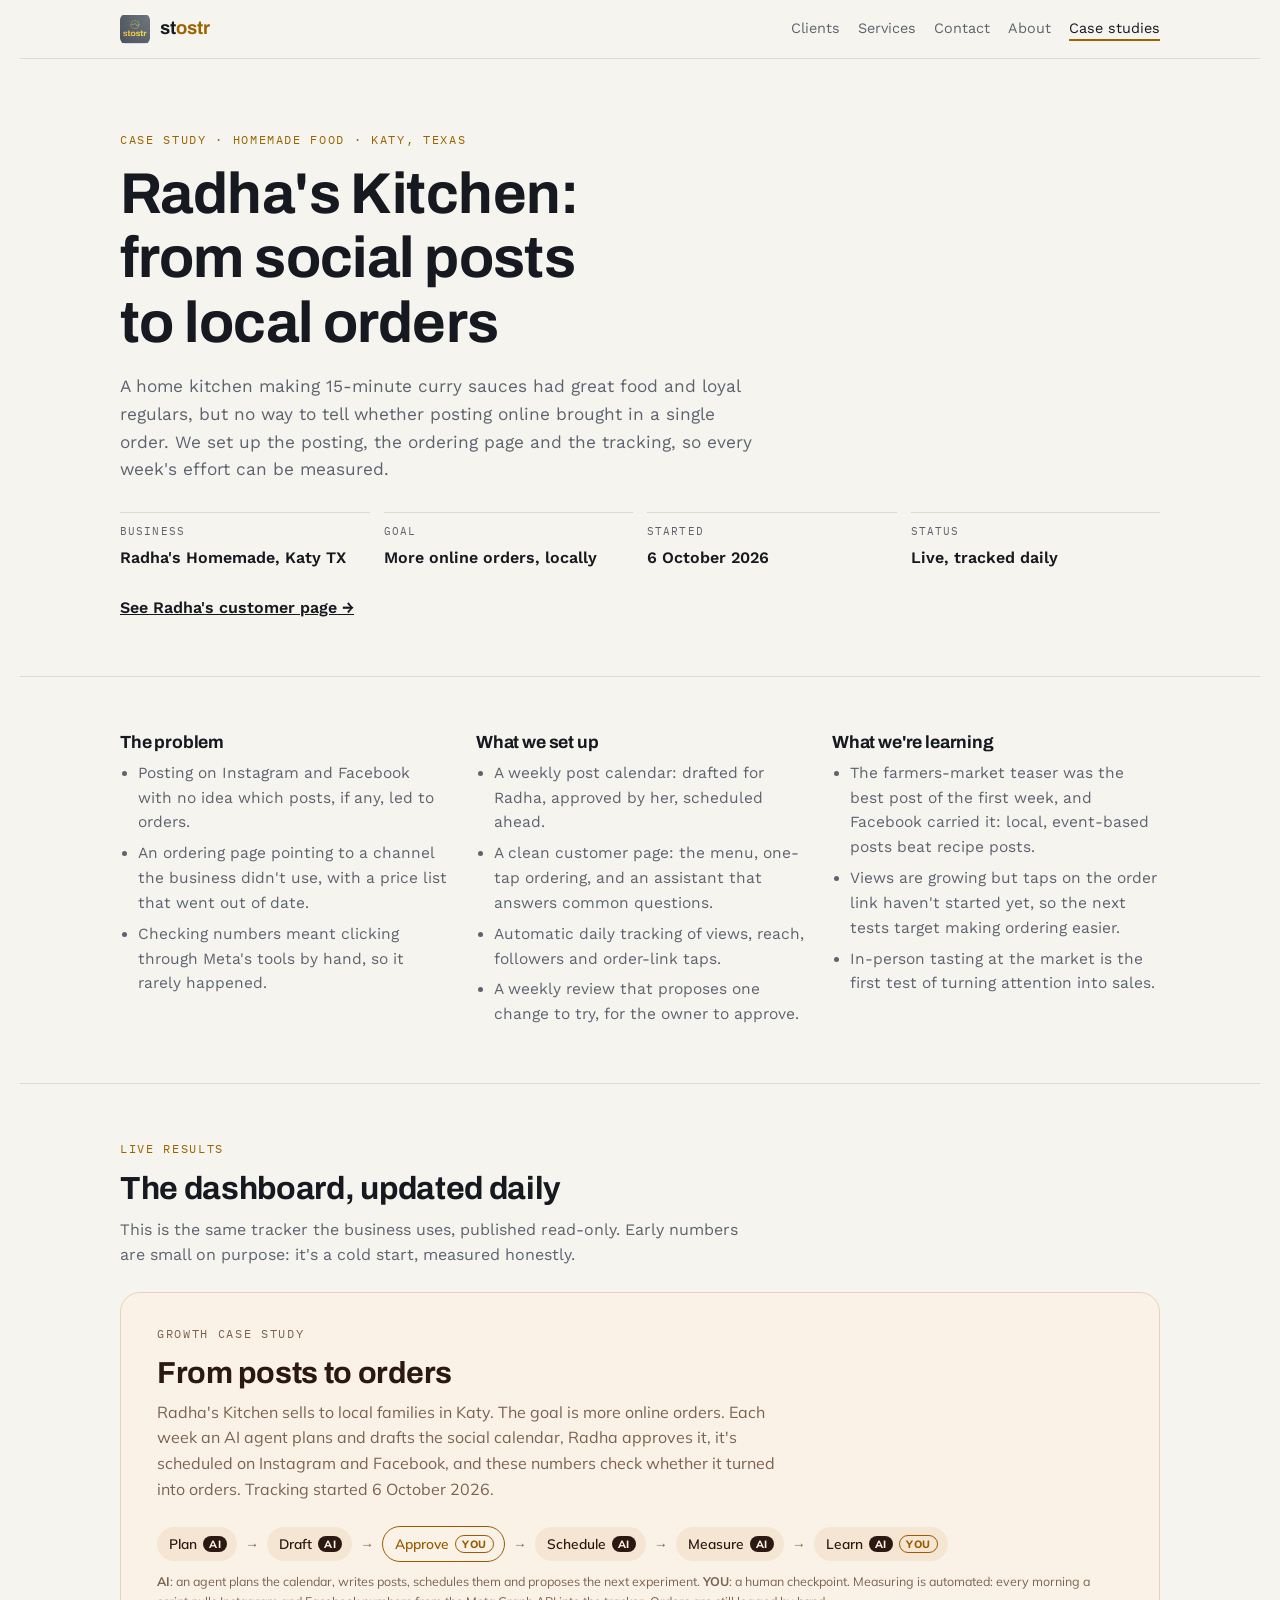
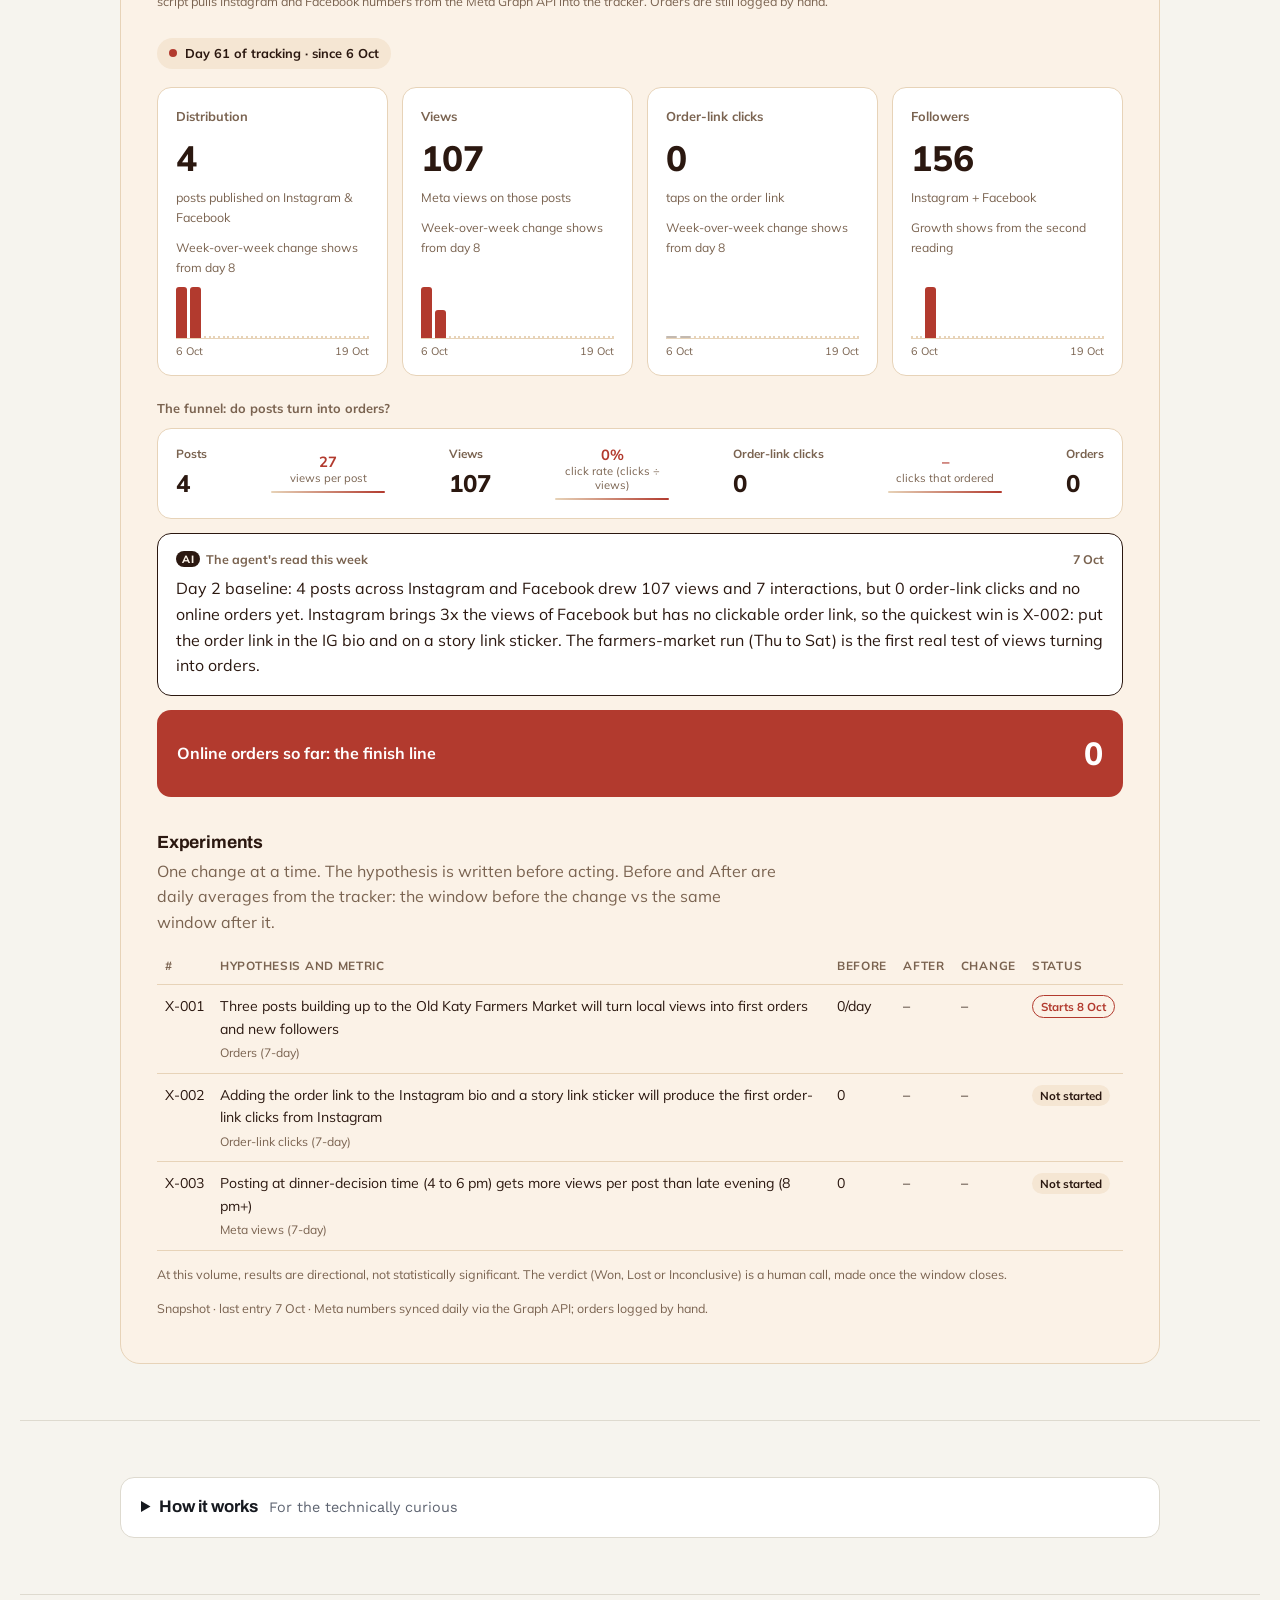
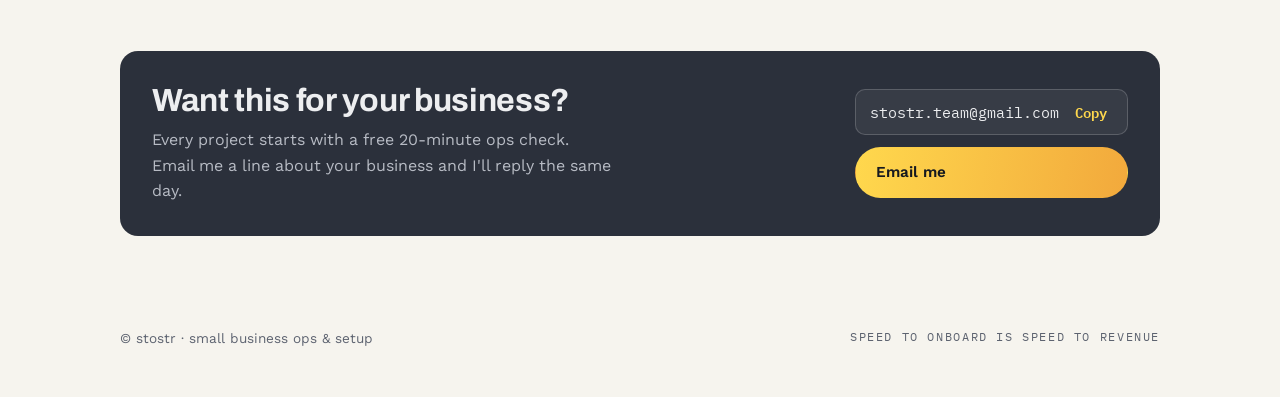
<file: work/radhas-kitchen/index.html>
<!doctype html>
<html lang="en">
<head>
<meta charset="utf-8">
<meta name="viewport" content="width=device-width, initial-scale=1, viewport-fit=cover">
<title>Radha's Kitchen Case Study | stostr</title>
<meta name="description" content="How a Katy home kitchen went from posting blind to measuring every week: content calendar, ordering page, Q&A assistant and automatic Meta tracking.">
<link rel="canonical" href="https://www.stostr.com/work/radhas-kitchen">
<meta property="og:type" content="website">
<meta property="og:url" content="https://www.stostr.com/work/radhas-kitchen">
<meta property="og:title" content="Radha's Kitchen Case Study | stostr">
<meta property="og:description" content="How a Katy home kitchen went from posting blind to measuring every week: content calendar, ordering page, Q&A assistant and automatic Meta tracking.">
<meta property="og:site_name" content="stostr">
<link rel="stylesheet" href="https://fonts.googleapis.com/css2?family=Archivo:wght@600;700;800&family=Work+Sans:wght@400;500;600&family=IBM+Plex+Mono:wght@400;500&family=Mulish:wght@400;600;700;800&display=swap">
<link rel="stylesheet" href="/assets/stostr.css">
<style>
  /* The live dashboard keeps the client's own colours, scoped to .dash */
  .dash{--ink:#2B1810;--paper:#FBF2E7;--surface:#FFFFFF;--spice-1:#B23A2E;--spice-2:#E08E2B;--turmeric:#9A5B00;--line:#E7D3B8;--muted:#7A6350;--chip:#F5E6D3;--mark:#B23A2E;background:var(--paper);color:var(--ink);font-family:"Mulish",-apple-system,sans-serif;border-radius:20px;padding:32px clamp(18px,3vw,36px);border:1px solid var(--line);position:relative}
  @media (prefers-color-scheme: dark){:root:not([data-theme="light"]) .dash{--ink:#F3E8DC;--paper:#241512;--surface:#301C17;--spice-1:#E8776A;--spice-2:#F2A94C;--turmeric:#F2B33D;--line:#4A3128;--muted:#C4A98F;--chip:#3A241D;--mark:#E8776A}}
  :root[data-theme="dark"] .dash{--ink:#F3E8DC;--paper:#241512;--surface:#301C17;--spice-1:#E8776A;--spice-2:#F2A94C;--turmeric:#F2B33D;--line:#4A3128;--muted:#C4A98F;--chip:#3A241D;--mark:#E8776A}
  .dash h2{font-size:clamp(1.4rem,3vw,1.9rem);margin:0 0 10px}
  .dash .eyebrow{color:var(--muted)}
  .dash .intro{color:var(--muted);max-width:62ch;margin:0 0 24px}
  /* Growth case study */
  .loop{display:flex;flex-wrap:wrap;gap:8px;align-items:center;margin:0 0 28px;font-size:0.86rem;}
  .loop span{background:var(--chip);padding:6px 10px 6px 12px;border-radius:999px;font-weight:600;white-space:nowrap;}
  .loop .human{background:transparent;border:1.5px solid var(--turmeric);color:var(--turmeric);}
  .loop em{color:var(--muted);font-style:normal;}
  .who{font-style:normal;font-size:0.66rem;font-weight:800;letter-spacing:0.06em;margin-left:6px;padding:1px 6px;border-radius:999px;vertical-align:1px;}
  .who.ai{background:var(--ink);color:var(--paper);}
  .who.you{border:1px solid var(--turmeric);color:var(--turmeric);}
  .loop-key{font-size:0.78rem;color:var(--muted);margin:-18px 0 26px;}
  .daycount{display:inline-flex;align-items:center;gap:8px;font-size:0.8rem;font-weight:700;background:var(--chip);padding:5px 12px;border-radius:999px;margin:0 0 18px;}
  .daycount i{width:8px;height:8px;border-radius:50%;background:var(--mark);display:inline-block;}

  .kpis{display:grid;grid-template-columns:repeat(auto-fit,minmax(200px,1fr));gap:14px;}
  .kpi{background:var(--surface);border:1px solid var(--line);border-radius:14px;padding:18px 18px 14px;position:relative;display:flex;flex-direction:column;}
  .kpi .label{font-size:0.8rem;font-weight:700;color:var(--muted);margin:0;}
  .kpi .value{font-size:2.2rem;font-weight:800;margin:4px 0 2px;font-variant-numeric:tabular-nums;font-family:"Mulish",sans-serif;}
  .kpi .sub{font-size:0.78rem;color:var(--muted);margin:0 0 10px;}
  .kpi .delta{font-size:0.76rem;color:var(--muted);margin:0 0 10px;min-height:1.2em;}
  .kpi .delta b{color:var(--ink);font-weight:700;}
  .bars{display:flex;align-items:flex-end;gap:3px;height:52px;border-bottom:1px solid var(--line);position:relative;margin-top:auto;}
  .bars span{flex:1;min-width:0;border-radius:3px 3px 0 0;background:var(--mark);position:relative;}
  .bars span.zero{height:2px!important;background:var(--muted);opacity:.45;border-radius:1px;}
  .bars span.empty{height:2px!important;background:transparent;border-top:2px dotted var(--line);border-radius:0;}
  .bars span:hover{filter:brightness(1.12);}
  .bars span::before{content:"";position:absolute;inset:-26px -2px -6px;}
  .axis{display:flex;justify-content:space-between;font-size:0.68rem;color:var(--muted);margin-top:4px;font-variant-numeric:tabular-nums;}
  .tip{position:absolute;pointer-events:none;background:var(--ink);color:var(--paper);font-size:0.74rem;padding:4px 8px;border-radius:6px;white-space:nowrap;transform:translate(-50%,-120%);opacity:0;transition:opacity .1s;z-index:2;}

  .funnel-title{font-size:0.8rem;font-weight:700;color:var(--muted);margin:22px 0 0;}
  .funnel{display:flex;justify-content:space-between;align-items:center;gap:10px;margin-top:10px;background:var(--surface);border:1px solid var(--line);border-radius:14px;padding:16px 18px;}
  .funnel .st p{margin:0;}
  .funnel .st .l{font-size:0.74rem;font-weight:700;color:var(--muted);}
  .funnel .st .v{font-size:1.5rem;font-weight:800;font-variant-numeric:tabular-nums;}
  .funnel .rt{flex:0 1 130px;text-align:center;font-size:0.7rem;color:var(--muted);line-height:1.25;position:relative;padding-bottom:10px;}
  .funnel .rt b{display:block;font-size:0.92rem;color:var(--spice-1);font-variant-numeric:tabular-nums;}
  .funnel .rt::after{content:"";position:absolute;left:8px;right:8px;bottom:2px;height:2px;border-radius:2px;background:linear-gradient(90deg,var(--line),var(--mark));}

  .insight{margin-top:14px;border:1.5px solid var(--ink);border-radius:14px;padding:16px 18px;background:var(--surface);}
  .insight .h{display:flex;justify-content:space-between;gap:10px;font-size:0.78rem;font-weight:700;color:var(--muted);margin:0 0 6px;}
  .insight p.t{margin:0;}

  .finish{margin-top:14px;background:var(--spice-1);color:#fff;border-radius:14px;padding:18px 20px;display:flex;justify-content:space-between;align-items:center;gap:16px;flex-wrap:wrap;}
  .finish .label{font-weight:700;margin:0;}
  .finish .value{font-size:2rem;font-weight:800;font-variant-numeric:tabular-nums;}

  h3.block{font-size:1.1rem;margin:36px 0 6px;}
  .table-wrap{overflow-x:auto;}
  .exp{width:100%;border-collapse:collapse;font-size:0.88rem;margin-top:8px;}
  .exp th{text-align:left;font-size:0.74rem;text-transform:uppercase;letter-spacing:0.06em;color:var(--muted);font-weight:700;padding:8px;border-bottom:1px solid var(--line);}
  .exp td{padding:10px 8px;border-bottom:1px solid var(--line);vertical-align:top;}
  .exp td.num{font-variant-numeric:tabular-nums;white-space:nowrap;}
  .exp .m{display:block;font-size:0.76rem;color:var(--muted);margin-top:3px;}
  .badge{font-size:0.72rem;font-weight:700;padding:3px 8px;border-radius:999px;background:var(--chip);white-space:nowrap;}
  .badge.won{background:var(--spice-1);color:#fff;}
  .badge.lost{background:var(--turmeric);color:#fff;}
  .badge.run{background:transparent;border:1px solid var(--mark);color:var(--spice-1);}
  .data-note{font-size:0.78rem;color:var(--muted);margin-top:14px;}


  @media (max-width:640px){.dash .funnel{display:grid;grid-template-columns:1fr auto 1fr;row-gap:16px}.dash .funnel .rt.mid{grid-column:1 / -1}}
</style>
</head>
<body>
<header class="site-nav">
  <div class="wrap">
    <a class="brand" href="/"><img src="/stostr-logo.jpg" alt=""><span>st<span class="o">ostr</span></span></a>
    <nav aria-label="Main">
      <a href="/#featured">Clients</a>
      <a href="/services">Services</a>
      <a href="#contact">Contact</a>
      <a href="/about">About</a>
      <a href="/work" aria-current="page">Case studies</a>
    </nav>
  </div>
</header>
<main>
  <section class="hero">
    <div class="wrap">
      <p class="eyebrow">Case study · Homemade food · Katy, Texas</p>
      <h1>Radha's Kitchen: from social posts to local orders</h1>
      <p class="lede">A home kitchen making 15-minute curry sauces had great food and loyal regulars, but no way to tell whether posting online brought in a single order. We set up the posting, the ordering page and the tracking, so every week's effort can be measured.</p>
      <dl class="facts">
        <div><dt>Business</dt><dd>Radha's Homemade, Katy TX</dd></div>
        <div><dt>Goal</dt><dd>More online orders, locally</dd></div>
        <div><dt>Started</dt><dd>6 October 2026</dd></div>
        <div><dt>Status</dt><dd>Live, tracked daily</dd></div>
      </dl>
      <p style="margin:24px 0 0"><a href="/radhashomemade" style="font-weight:600">See Radha's customer page →</a></p>
    </div>
  </section>
  <section class="section">
    <div class="wrap">
      <div class="story">
        <div><h3>The problem</h3><ul>
          <li>Posting on Instagram and Facebook with no idea which posts, if any, led to orders.</li>
          <li>An ordering page pointing to a channel the business didn't use, with a price list that went out of date.</li>
          <li>Checking numbers meant clicking through Meta's tools by hand, so it rarely happened.</li>
        </ul></div>
        <div><h3>What we set up</h3><ul>
          <li>A weekly post calendar: drafted for Radha, approved by her, scheduled ahead.</li>
          <li>A clean customer page: the menu, one-tap ordering, and an assistant that answers common questions.</li>
          <li>Automatic daily tracking of views, reach, followers and order-link taps.</li>
          <li>A weekly review that proposes one change to try, for the owner to approve.</li>
        </ul></div>
        <div><h3>What we're learning</h3><ul>
          <li>The farmers-market teaser was the best post of the first week, and Facebook carried it: local, event-based posts beat recipe posts.</li>
          <li>Views are growing but taps on the order link haven't started yet, so the next tests target making ordering easier.</li>
          <li>In-person tasting at the market is the first test of turning attention into sales.</li>
        </ul></div>
      </div>
    </div>
  </section>
  <section class="section">
    <div class="wrap">
      <p class="eyebrow">Live results</p>
      <h2 style="font-size:clamp(1.5rem,3.2vw,2rem);margin-bottom:10px">The dashboard, updated daily</h2>
      <p class="intro" style="color:var(--muted);max-width:62ch;margin:0 0 24px">This is the same tracker the business uses, published read-only. Early numbers are small on purpose: it's a cold start, measured honestly.</p>
      <section id="growth" class="dash" aria-label="Live dashboard">
    <p class="eyebrow">Growth case study</p>
    <h2>From posts to orders</h2>
    <p class="intro">Radha's Kitchen sells to local families in Katy. The goal is more online orders. Each week an AI agent plans and drafts the social calendar, Radha approves it, it's scheduled on Instagram and Facebook, and these numbers check whether it turned into orders. Tracking started 6 October 2026.</p>

    <div class="loop" aria-label="How the loop works">
      <span>Plan<i class="who ai">AI</i></span><em>→</em><span>Draft<i class="who ai">AI</i></span><em>→</em><span class="human">Approve<i class="who you">YOU</i></span><em>→</em><span>Schedule<i class="who ai">AI</i></span><em>→</em><span>Measure<i class="who ai">AI</i></span><em>→</em><span>Learn<i class="who ai">AI</i><i class="who you">YOU</i></span>
    </div>
    <p class="loop-key"><b>AI</b>: an agent plans the calendar, writes posts, schedules them and proposes the next experiment. <b>YOU</b>: a human checkpoint. Measuring is automated: every morning a script pulls Instagram and Facebook numbers from the Meta Graph API into the tracker. Orders are still logged by hand.</p>
    <p class="daycount" id="daycount"><i></i><span>Day 1 of tracking</span></p>

    <div class="kpis">
      <div class="kpi" id="k-dist">
        <p class="label">Distribution</p>
        <p class="value" data-v>–</p>
        <p class="sub">posts published on Instagram &amp; Facebook</p>
        <p class="delta" data-d></p>
        <div class="bars" role="img"></div>
        <div class="axis"><span data-a0></span><span data-a1></span></div>
      </div>
      <div class="kpi" id="k-views">
        <p class="label">Views</p>
        <p class="value" data-v>–</p>
        <p class="sub">Meta views on those posts</p>
        <p class="delta" data-d></p>
        <div class="bars" role="img"></div>
        <div class="axis"><span data-a0></span><span data-a1></span></div>
      </div>
      <div class="kpi" id="k-clicks">
        <p class="label">Order-link clicks</p>
        <p class="value" data-v>–</p>
        <p class="sub">taps on the order link</p>
        <p class="delta" data-d></p>
        <div class="bars" role="img"></div>
        <div class="axis"><span data-a0></span><span data-a1></span></div>
      </div>
      <div class="kpi" id="k-follow">
        <p class="label">Followers</p>
        <p class="value" data-v>–</p>
        <p class="sub">Instagram + Facebook</p>
        <p class="delta" data-d></p>
        <div class="bars" role="img"></div>
        <div class="axis"><span data-a0></span><span data-a1></span></div>
      </div>
    </div>

    <p class="funnel-title">The funnel: do posts turn into orders?</p>
    <div class="funnel" aria-label="Funnel from posts to orders">
      <div class="st"><p class="l">Posts</p><p class="v" data-f="posts">–</p></div>
      <div class="rt"><b data-r="vpp">–</b>views per post</div>
      <div class="st"><p class="l">Views</p><p class="v" data-f="views">–</p></div>
      <div class="rt mid"><b data-r="ctr">–</b>click rate (clicks ÷ views)</div>
      <div class="st"><p class="l">Order-link clicks</p><p class="v" data-f="clicks">–</p></div>
      <div class="rt"><b data-r="conv">–</b>clicks that ordered</div>
      <div class="st"><p class="l">Orders</p><p class="v" data-f="orders">–</p></div>
    </div>

    <div class="insight" id="insight" hidden>
      <p class="h"><span><i class="who ai" style="margin:0 6px 0 0">AI</i>The agent's read this week</span><span data-i="d"></span></p>
      <p class="t" data-i="t"></p>
    </div>

    <div class="finish">
      <p class="label">Online orders so far: the finish line</p>
      <span class="value" id="k-orders">–</span>
    </div>

    <h3 class="block">Experiments</h3>
    <p class="intro" style="margin-bottom:6px">One change at a time. The hypothesis is written before acting. Before and After are daily averages from the tracker: the window before the change vs the same window after it.</p>
    <div class="table-wrap">
      <table class="exp">
        <thead><tr><th>#</th><th>Hypothesis and metric</th><th>Before</th><th>After</th><th>Change</th><th>Status</th></tr></thead>
        <tbody id="exp-body"><tr><td colspan="6">Loading…</td></tr></tbody>
      </table>
    </div>
    <p class="data-note">At this volume, results are directional, not statistically significant. The verdict (Won, Lost or Inconclusive) is a human call, made once the window closes.</p>
    <p class="data-note" id="data-note">Numbers update daily from the kitchen's tracker.</p>
  </section>
    </div>
  </section>
  <section class="section">
    <div class="wrap">
      <details class="tech">
        <summary>How it works <span>For the technically curious</span></summary>
        <h4>Measure: Meta Graph API → Google Sheets</h4>
        <ol>
          <li>A read-only, development-mode Meta app holds a Page access token for the business's Facebook Page and linked Instagram account. The token lives in the script's private settings, never in code.</li>
          <li>A Google Apps Script runs daily at 6 am. It reads Instagram media insights (<code>views</code>, <code>reach</code>, <code>total_interactions</code>), bio-link taps (<code>profile_links_taps</code>) and Facebook post insights (<code>post_media_view</code>, <code>post_total_media_view_unique</code>, <code>post_clicks_by_type</code>).</li>
          <li>It sums by local date and re-writes the last 7 days each run (posts keep gaining views), never touching the hand-entered Orders column, and logs every run.</li>
          <li>A Dashboard tab of formulas is published read-only; this page fetches it in the visitor's browser and draws the charts.</li>
        </ol>
        <h4>Learn: a weekly agent, with a human approving</h4>
        <ul>
          <li>Every Monday a scheduled Claude task reads the tracker, writes the weekly read shown above, and proposes one experiment with "Approved" left blank. The owner approves, sets the start date and gives the verdict.</li>
          <li>Before and after for each experiment are calculated from the daily numbers automatically.</li>
        </ul>
        <h4>Answer: a grounded question assistant</h4>
        <ul>
          <li>Facts live in one structured file (dishes, ordering, pickup, events). Rules answer common questions instantly; anything else can go to a serverless function that calls Claude with those facts only.</li>
          <li>Refunds, complaints, allergies and large orders always go to the owner by phone, never to the AI.</li>
        </ul>
      </details>
    </div>
  </section>
  <section class="section" id="contact">
    <div class="wrap">
      <div class="contact">
        <div>
          <h2>Want this for your business?</h2>
          <p>Every project starts with a free 20-minute ops check. Email me a line about your business and I'll reply the same day.</p>
        </div>
        <div style="display:grid;gap:12px">
          <div class="email"><span id="em">stostr.team@gmail.com</span><button type="button" id="copy">Copy</button></div>
          <a class="btn btn-primary" href="mailto:stostr.team@gmail.com?subject=Free%20ops%20check">Email me</a>
        </div>
      </div>
    </div>
  </section>
</main>
<footer class="site-foot">
  <div class="wrap">
    <span>© stostr · small business ops &amp; setup</span>
    <span class="tag">Speed to onboard is speed to revenue</span>
  </div>
</footer>
<script>
document.getElementById("copy").addEventListener("click",function(){
  var b=this,t=document.getElementById("em").textContent;
  (navigator.clipboard?navigator.clipboard.writeText(t):Promise.reject()).then(function(){b.textContent="Copied";setTimeout(function(){b.textContent="Copy"},1500)})
  .catch(function(){var r=document.createRange();r.selectNodeContents(document.getElementById("em"));var s=getSelection();s.removeAllRanges();s.addRange(r);});
});
</script>
<script>
(function(){
  // Published CSV of the tracker's Dashboard tab. Empty = use the snapshot below.
  const CSV = "https://docs.google.com/spreadsheets/d/e/2PACX-1vSrCyy-91-f5PEeDUqsb4qAQB16QcEY8ZLk396Q6_Ex9r857TYuZIDvOKnMZRRCa71RaAMFn_dTkFEk/pub?gid=103&single=true&output=csv";

  const SNAPSHOT = {
    metrics:{dist:4,views:107,inter:7,clicks:0,followers:156,orders:0},
    trend:[
      {d:"2026-10-06",views:69,clicks:0,posts:2,inter:6,orders:0,followers:null},
      {d:"2026-10-07",views:38,clicks:0,posts:2,inter:1,orders:0,followers:156}
    ],
    insight:{t:"Day 2 baseline: 4 posts across Instagram and Facebook drew 107 views and 7 interactions, but 0 order-link clicks and no online orders yet. Instagram brings 3x the views of Facebook but has no clickable order link, so the quickest win is X-002: put the order link in the IG bio and on a story link sticker. The farmers-market run (Thu to Sat) is the first real test of views turning into orders.",d:"2026-10-07"},
    exps:[
      ["X-001","Three posts building up to the Old Katy Farmers Market will turn local views into first orders and new followers","Orders (7-day)","0","","","2026-10-08"],
      ["X-002","Adding the order link to the Instagram bio and a story link sticker will produce the first order-link clicks from Instagram","Order-link clicks (7-day)","0","","",""],
      ["X-003","Posting at dinner-decision time (4 to 6 pm) gets more views per post than late evening (8 pm+)","Meta views (7-day)","0","","",""]
    ],
    live:false
  };

  function parseCSV(text){
    const rows=[];let row=[],cell="",q=false;
    for(let i=0;i<text.length;i++){
      const c=text[i];
      if(q){ if(c==='"'){ if(text[i+1]==='"'){cell+='"';i++;} else q=false; } else cell+=c; }
      else if(c==='"') q=true;
      else if(c===','){row.push(cell);cell="";}
      else if(c==='\n'){row.push(cell);rows.push(row);row=[];cell="";}
      else if(c!=='\r') cell+=c;
    }
    if(cell!==""||row.length){row.push(cell);rows.push(row);}
    return rows;
  }
  const num=v=>{const n=parseFloat(String(v||"").replace(/,/g,""));return isNaN(n)?0:n;};
  function iso(v){
    v=String(v||"").trim();
    if(/^\d{4}-\d{2}-\d{2}$/.test(v)) return v;
    const m=v.match(/^(\d{1,2})\/(\d{1,2})\/(\d{4})$/);
    return m?`${m[3]}-${m[1].padStart(2,"0")}-${m[2].padStart(2,"0")}`:"";
  }
  const DAY=864e5;
  const toT=d=>Date.parse(d+"T00:00:00Z");
  const fromT=t=>new Date(t).toISOString().slice(0,10);
  const short=d=>new Date(toT(d)).toLocaleDateString("en-GB",{day:"numeric",month:"short",timeZone:"UTC"});

  function fromRows(rows){
    const get=label=>{const r=rows.find(r=>(r[0]||"").trim()===label);return r?num(r[1]):0;};
    const out={metrics:{dist:get("Distribution"),views:get("Views"),inter:get("Interactions"),clicks:get("Order-link clicks"),followers:get("Followers"),orders:get("Orders")},trend:[],exps:[],live:true};
    const ir=rows.find(r=>(r[0]||"").trim()==="Agent insight");
    out.insight=ir&&ir[1]?{t:ir[1],d:iso(ir[2])}:null;
    const hi=rows.findIndex(r=>(r[0]||"").trim()==="Date");
    if(hi>=0){
      for(let i=hi+1;i<rows.length;i++){
        const r=rows[i];const d=iso(r[0]);
        if(d) out.trend.push({d,views:num(r[1]),clicks:num(r[2]),posts:num(r[3]),inter:num(r[4]),orders:num(r[5]),followers:(r[6]||"").trim()===""?null:num(r[6])});
        const e=(r[7]||"").trim();
        if(/^X-\d+/.test(e)) out.exps.push([e,r[8]||"",r[9]||"",r[10]||"",r[11]||"",r[12]||"",r[13]||""]);
      }
    }
    out.trend.sort((a,b)=>a.d.localeCompare(b.d));
    return out;
  }

  // 14-day bar strip. mode "level" = a running level (followers), not a daily count.
  function bars(card,trend,key,label,mode){
    const box=card.querySelector(".bars"), tip=card.querySelector(".tip")||card.appendChild(Object.assign(document.createElement("span"),{className:"tip"}));
    if(!trend.length){box.innerHTML="";return;}
    const N=14, byD={}; trend.forEach(r=>{if(r[key]!==null&&r[key]!==undefined) byD[r.d]=r[key];});
    const last=trend[trend.length-1].d, first=trend[0].d;
    const start=trend.length>=N?toT(last)-(N-1)*DAY:toT(first);
    const slots=[...Array(N)].map((_,i)=>{const d=fromT(start+i*DAY);return {d,v:d in byD?byD[d]:null};});
    const vals=slots.filter(s=>s.v!==null).map(s=>s.v);
    const lo=mode==="level"&&vals.length?Math.min(...vals)*0.9:0, max=Math.max(lo+1,...vals);
    box.innerHTML=slots.map(s=>{
      const cls=s.v===null?"empty":s.v===0?"zero":"";
      const h=s.v?Math.max(6,(s.v-lo)/(max-lo)*100):0;
      const t=s.v===null?`${short(s.d)}: not logged`:`${short(s.d)}: ${s.v} ${label}`;
      return `<span class="${cls}" style="height:${h}%" data-t="${t}"></span>`;
    }).join("");
    box.setAttribute("aria-label",`${label} per day: `+slots.filter(s=>s.v!==null).map(s=>`${short(s.d)} ${s.v}`).join(", "));
    card.querySelector("[data-a0]").textContent=short(slots[0].d);
    card.querySelector("[data-a1]").textContent=short(slots[N-1].d);
    box.querySelectorAll("span").forEach(el=>{
      el.addEventListener("mouseenter",()=>{
        const r=el.getBoundingClientRect(),cr=card.getBoundingClientRect(),br=box.getBoundingClientRect();
        tip.textContent=el.dataset.t;tip.style.left=(r.left-cr.left+r.width/2)+"px";
        tip.style.top=(Math.min(r.top,br.bottom-2)-cr.top)+"px";tip.style.opacity=1;
      });
      el.addEventListener("mouseleave",()=>tip.style.opacity=0);
    });
    const d=card.querySelector("[data-d]");
    if(mode==="level"){
      const pts=trend.filter(r=>r[key]!==null);
      d.innerHTML=pts.length>1?`<b>${pts[pts.length-1][key]-pts[0][key]>=0?"+":""}${pts[pts.length-1][key]-pts[0][key]}</b> since ${short(pts[0].d)}`:"Growth shows from the second reading";
      return;
    }
    if(trend.length<8){d.textContent="Week-over-week change shows from day 8";return;}
    const lt=toT(last), sum=(a,b)=>trend.filter(r=>{const t=toT(r.d);return t>a&&t<=b;}).reduce((s,r)=>s+r[key],0);
    const cur=sum(lt-7*DAY,lt), prev=sum(lt-14*DAY,lt-7*DAY), diff=cur-prev;
    const pct=prev?` (${diff>=0?"+":""}${Math.round(diff/prev*100)}%)`:"";
    d.innerHTML=`<b>${diff>=0?"+":""}${diff}</b>${pct} last 7 days vs the 7 before`;
  }

  function metricKey(m){m=m.toLowerCase();return /order-link|click/.test(m)?"clicks":/order/.test(m)?"orders":/post/.test(m)?"posts":/interaction/.test(m)?"inter":"views";}
  function scoreExp(e,trend){
    const [id,hyp,metric,sheetBefore,sheetAfter,verdict,actedRaw]=e;
    const key=metricKey(metric), w=+(metric.match(/(\d+)-day/)||[0,7])[1], acted=iso(actedRaw);
    const r={id,hyp,metric,before:sheetBefore||"–",after:sheetAfter||"–",change:"–",status:"Not started",cls:""};
    if(!acted){ if(verdict) r.status=verdict; return r; }
    const at=toT(acted), inR=(a,b)=>trend.filter(x=>{const t=toT(x.d);return t>=a&&t<b;});
    const pre=inR(at-w*DAY,at), post=inR(at,at+w*DAY);
    const avg=xs=>xs.reduce((s,x)=>s+(x[key]||0),0)/xs.length, f=v=>(Math.round(v*10)/10)+"/day";
    const b=pre.length?avg(pre):num(sheetBefore)/w;
    r.before=f(b);
    if(post.length){
      const a=avg(post);
      r.after=f(a)+(post.length<w?" so far":"");
      r.change=b?`${a-b>=0?"+":""}${Math.round((a-b)/b*100)}%`:(a?"from 0":"0");
    }
    if(verdict){r.status=verdict;r.cls=/won|win|keep/i.test(verdict)?"won":/lost|lose|revert/i.test(verdict)?"lost":"";}
    else if(post.length<w){r.status=post.length?`Running · day ${post.length} of ${w}`:"Starts "+short(acted);r.cls="run";}
    else r.status="Ready for verdict";
    return r;
  }

  function render(data){
    const m=data.metrics, t=data.trend;
    const set=(id,v)=>{document.querySelector(`#${id} [data-v]`).textContent=v.toLocaleString();};
    set("k-dist",m.dist); set("k-views",m.views); set("k-clicks",m.clicks); set("k-follow",m.followers);
    document.getElementById("k-orders").textContent=m.orders.toLocaleString();
    bars(document.getElementById("k-dist"),t,"posts","posts");
    bars(document.getElementById("k-views"),t,"views","views");
    bars(document.getElementById("k-clicks"),t,"clicks","clicks");
    bars(document.getElementById("k-follow"),t,"followers","followers","level");

    const F={posts:m.dist,views:m.views,clicks:m.clicks,orders:m.orders};
    for(const k in F) document.querySelector(`[data-f="${k}"]`).textContent=F[k].toLocaleString();
    const pct=(a,b)=>b?(Math.round(a/b*1000)/10)+"%":"–";
    document.querySelector('[data-r="vpp"]').textContent=F.posts?Math.round(F.views/F.posts):"–";
    document.querySelector('[data-r="ctr"]').textContent=pct(F.clicks,F.views);
    document.querySelector('[data-r="conv"]').textContent=pct(F.orders,F.clicks);

    const ins=document.getElementById("insight");
    if(data.insight&&data.insight.t){ins.hidden=false;ins.querySelector('[data-i="t"]').textContent=data.insight.t;ins.querySelector('[data-i="d"]').textContent=data.insight.d?short(data.insight.d):"";}

    if(t.length){
      const today=Math.max(toT(t[t.length-1].d),toT(fromT(Date.now())));
      const day=Math.round((today-toT(t[0].d))/DAY)+1;
      document.querySelector("#daycount span").textContent=`Day ${day} of tracking · since ${short(t[0].d)}`;
    }
    const esc=s=>String(s).replace(/[&<>"]/g,c=>({"&":"&amp;","<":"&lt;",">":"&gt;",'"':"&quot;"}[c]));
    document.getElementById("exp-body").innerHTML=data.exps.length?data.exps.map(e=>{
      const r=scoreExp(e,t);
      return `<tr><td class="num">${esc(r.id)}</td><td>${esc(r.hyp)}<span class="m">${esc(r.metric)}</span></td><td class="num">${esc(r.before)}</td><td class="num">${esc(r.after)}</td><td class="num">${esc(r.change)}</td><td><span class="badge ${r.cls}">${esc(r.status)}</span></td></tr>`;
    }).join(""):`<tr><td colspan="6">No experiments yet.</td></tr>`;
    const last=t.length?t[t.length-1].d:"";
    document.getElementById("data-note").textContent=(data.live?"Live from the kitchen's tracker":"Snapshot")+(last?` · last entry ${short(last)}`:"")+" · Meta numbers synced daily via the Graph API; orders logged by hand.";
  }

  render(SNAPSHOT);
  if(CSV) fetch(CSV,{cache:"no-store"}).then(r=>{if(!r.ok)throw 0;return r.text();})
    .then(txt=>{const d=fromRows(parseCSV(txt));if(d.trend.length||d.exps.length)render(d);})
    .catch(()=>{});

})();
</script>
</body>
</html>
</file>
<file: assets/stostr.css>
/* stostr: shared site styles.
   Layout: a calm, editorial single column (max 1040px) with mono labels, Archivo headlines,
   and the logo's gold used sparingly for emphasis. */
:root{
  --ink:#16191F;
  --paper:#F6F4EE;
  --surface:#FFFFFF;
  --muted:#5D6370;
  --line:#DEDACF;
  --gold:#9A6400;          /* text-safe gold on paper */
  --gold-1:#FFD84D;        /* logo gradient */
  --gold-2:#F2A93C;
  --slate:#2B303B;         /* the logo's cover colour */
  --chip:#EEEAE0;
  --display:"Archivo", -apple-system, "Segoe UI", sans-serif;
  --body:"Work Sans", -apple-system, "Segoe UI", sans-serif;
  --mono:"IBM Plex Mono", ui-monospace, Menlo, monospace;
  color-scheme:light;
}
@media (prefers-color-scheme: dark){
  :root:not([data-theme="light"]){
    --ink:#EDEEF0; --paper:#16191F; --surface:#1F232B; --muted:#A4AAB6; --line:#323743;
    --gold:#F2B84B; --chip:#262A33; --slate:#0F1116; color-scheme:dark;
  }
}
:root[data-theme="dark"]{
  --ink:#EDEEF0; --paper:#16191F; --surface:#1F232B; --muted:#A4AAB6; --line:#323743;
  --gold:#F2B84B; --chip:#262A33; --slate:#0F1116; color-scheme:dark;
}
*{box-sizing:border-box}
body{margin:0;background:var(--paper);color:var(--ink);font-family:var(--body);font-size:16px;line-height:1.6;padding-inline:20px}
.wrap{max-width:1040px;margin:0 auto}
h1,h2,h3{font-family:var(--display);line-height:1.12;letter-spacing:-0.01em;text-wrap:balance;margin:0}
a{color:inherit}
.mono{font-family:var(--mono)}
.gold-text{color:var(--gold)}
@media (prefers-color-scheme: dark){:root:not([data-theme="light"]) .gold-text{background:linear-gradient(100deg,var(--gold-1),var(--gold-2));-webkit-background-clip:text;background-clip:text;color:transparent}}
:root[data-theme="dark"] .gold-text{background:linear-gradient(100deg,var(--gold-1),var(--gold-2));-webkit-background-clip:text;background-clip:text;color:transparent}

/* nav */
.site-nav{position:sticky;top:env(safe-area-inset-top,0px);z-index:20;background:var(--paper);border-bottom:1px solid var(--line)}
.site-nav .wrap{display:flex;align-items:center;justify-content:space-between;gap:16px;padding-block:14px}
.brand{display:flex;align-items:center;gap:10px;text-decoration:none;font-family:var(--display);font-weight:700;font-size:1.15rem}
.brand img{width:30px;height:30px;border-radius:6px;object-fit:cover}
.brand .o{color:var(--gold)}
.site-nav nav{display:flex;gap:18px;flex-wrap:wrap}
.site-nav nav a{text-decoration:none;color:var(--muted);font-size:0.9rem}
.site-nav nav a:hover,.site-nav nav a[aria-current="page"]{color:var(--ink)}
.site-nav nav a[aria-current="page"]{text-decoration:underline;text-decoration-color:var(--gold);text-underline-offset:6px;text-decoration-thickness:2px}

/* type helpers */
.eyebrow{font-family:var(--mono);font-size:0.74rem;letter-spacing:0.14em;text-transform:uppercase;color:var(--gold);margin:0 0 12px}
.lede{color:var(--muted);font-size:1.08rem;max-width:58ch;margin:0}
.section{padding-block:56px;border-top:1px solid var(--line)}
.section > .wrap > h2{font-size:clamp(1.5rem,3.2vw,2rem);margin-bottom:10px}
.section .intro{color:var(--muted);max-width:62ch;margin:0 0 28px}

/* hero */
.hero{padding-block:72px 56px}
.hero h1{font-size:clamp(2.2rem,5.6vw,3.6rem);max-width:18ch;margin-bottom:18px}
.hero .lede{margin-bottom:28px}
.ctas{display:flex;flex-wrap:wrap;gap:12px}
.btn{display:inline-flex;align-items:center;gap:8px;padding:12px 20px;border-radius:999px;font-weight:600;font-size:0.95rem;text-decoration:none;border:1.5px solid transparent;cursor:pointer;font-family:inherit}
.btn-primary{background:var(--ink);color:var(--paper)}
.btn-ghost{border-color:var(--ink);color:var(--ink);background:none}
.btn:focus-visible,a:focus-visible,button:focus-visible{outline:2px solid var(--gold);outline-offset:3px}

/* areas */
.areas{display:grid;grid-template-columns:repeat(auto-fit,minmax(220px,1fr));gap:18px}
.area{border-top:2px solid var(--ink);padding-top:14px}
.area h3{font-size:1.12rem;margin-bottom:6px}
.area p{color:var(--muted);margin:0;font-size:0.95rem}
.area ul{margin:10px 0 0;padding-left:18px;color:var(--muted);font-size:0.92rem;display:grid;gap:3px}

/* work cards */
.cards{display:grid;grid-template-columns:repeat(auto-fit,minmax(260px,1fr));gap:18px}
.card{display:flex;flex-direction:column;background:var(--surface);border:1px solid var(--line);border-radius:14px;padding:20px;text-decoration:none;min-width:0}
.card:hover{border-color:var(--ink)}
.card .kind{font-family:var(--mono);font-size:0.7rem;letter-spacing:0.1em;text-transform:uppercase;color:var(--gold);margin-bottom:8px}
.card h3{font-size:1.2rem;margin-bottom:8px}
.card p{color:var(--muted);margin:0 0 14px;font-size:0.95rem}
.card .result{margin-top:auto;font-size:0.88rem;border-top:1px solid var(--line);padding-top:10px}
.card .more{font-weight:600;font-size:0.9rem;margin-top:10px}

/* client sites strip */
.clients{display:grid;grid-template-columns:repeat(auto-fit,minmax(260px,1fr));gap:14px}
.client{display:flex;align-items:center;gap:14px;background:var(--surface);border:1px solid var(--line);border-radius:14px;padding:14px 16px;text-decoration:none;min-width:0}
.client:hover{border-color:var(--ink)}
.client .dot{width:40px;height:40px;border-radius:10px;flex:none;display:grid;place-items:center;font-family:var(--display);font-weight:800;color:#fff}
.client b{display:block;font-family:var(--display);font-size:1.02rem}
.client span.d{display:block;color:var(--muted);font-size:0.88rem}
.client .go{margin-left:auto;font-weight:600;font-size:0.88rem;white-space:nowrap}

/* steps */
.steps{list-style:none;margin:0;padding:0;display:grid;grid-template-columns:repeat(auto-fit,minmax(220px,1fr));gap:18px}
.steps li{background:var(--surface);border:1px solid var(--line);border-radius:14px;padding:18px}
.steps .n{font-family:var(--mono);color:var(--gold);font-size:0.8rem;display:block;margin-bottom:6px}
.steps b{display:block;font-family:var(--display);font-size:1.05rem;margin-bottom:4px}
.steps span.d{color:var(--muted);font-size:0.93rem}

/* contact */
.contact{background:var(--slate);color:#EDEEF0;border-radius:18px;padding:32px;display:flex;flex-wrap:wrap;gap:24px;align-items:center;justify-content:space-between}
.contact h2{font-size:clamp(1.5rem,3vw,2rem);color:#EDEEF0}
.contact p{color:#B7BBC4;margin:8px 0 0;max-width:46ch}
.email{display:flex;align-items:center;gap:10px;font-family:var(--mono);font-size:0.95rem;background:rgba(255,255,255,0.06);border:1px solid rgba(255,255,255,0.18);border-radius:10px;padding:10px 14px;color:#EDEEF0}
.email button{background:none;border:none;color:var(--gold-1);cursor:pointer;font:inherit;font-weight:600;font-size:0.85rem}
.contact .btn-primary{background:linear-gradient(100deg,var(--gold-1),var(--gold-2));color:#16191F}

/* case study prose */
.facts{display:grid;grid-template-columns:repeat(auto-fit,minmax(180px,1fr));gap:14px;margin:28px 0 0}
.facts div{border-top:1px solid var(--line);padding-top:10px}
.facts dt{font-family:var(--mono);font-size:0.7rem;letter-spacing:0.1em;text-transform:uppercase;color:var(--muted)}
.facts dd{margin:4px 0 0;font-weight:600}
.story{display:grid;grid-template-columns:repeat(auto-fit,minmax(260px,1fr));gap:28px}
.story h3{font-size:1.1rem;margin-bottom:8px}
.story p,.story li{color:var(--muted);font-size:0.97rem}
.story ul{padding-left:18px;margin:0;display:grid;gap:6px}
details.tech{background:var(--surface);border:1px solid var(--line);border-radius:14px;padding:16px 20px}
details.tech summary{cursor:pointer;font-family:var(--display);font-weight:700;font-size:1.05rem}
details.tech summary span{font-family:var(--body);font-weight:400;color:var(--muted);font-size:0.9rem;margin-left:8px}
details.tech ol,details.tech ul{color:var(--muted);font-size:0.93rem;padding-left:20px;display:grid;gap:6px}
details.tech code{font-family:var(--mono);font-size:0.8rem;background:var(--chip);padding:1px 5px;border-radius:4px;word-break:break-word}
details.tech h4{font-family:var(--display);margin:18px 0 6px;font-size:0.98rem}

footer.site-foot{padding-block:36px 48px;color:var(--muted);font-size:0.85rem}
footer.site-foot .wrap{display:flex;flex-wrap:wrap;justify-content:space-between;gap:12px}
footer.site-foot .tag{font-family:var(--mono);font-size:0.72rem;letter-spacing:0.14em;text-transform:uppercase}

@media (max-width:560px){
  .hero{padding-block:48px 40px}
  .site-nav nav{gap:12px}
  .contact{padding:24px}
}
@media (prefers-reduced-motion: reduce){*{transition:none!important}}

/* AI helpers */
.agents{display:grid;grid-template-columns:repeat(auto-fill,minmax(190px,1fr));gap:12px;margin-top:24px}
.agent{background:var(--surface);border:1px solid var(--line);border-radius:12px;padding:18px;display:flex;flex-direction:column;gap:10px}
.agent .role{font-family:var(--mono);font-size:0.72rem;letter-spacing:.06em;text-transform:uppercase;color:var(--gold)}
.agent h3{font-size:1.08rem}
.agent ul{margin:0;padding-left:18px;color:var(--muted);font-size:0.9rem;display:grid;gap:3px}
.agent dl{margin:auto 0 0;display:grid;grid-template-columns:auto 1fr;gap:4px 10px;font-size:0.8rem;border-top:1px solid var(--line);padding-top:10px}
.agent dt{color:var(--muted)}.agent dd{margin:0;font-weight:500}
@media (max-width:560px){.site-nav a[href="#agents"]{display:none}}

/* homepage: featured client */
.feature{display:grid;grid-template-columns:minmax(0,1fr) minmax(0,1.1fr);gap:32px;align-items:center;background:var(--surface);border:1px solid var(--line);border-radius:18px;padding:28px}
.feature-art{display:grid;grid-template-columns:repeat(3,1fr);gap:10px}
.feature-art img{width:100%;aspect-ratio:0.71;object-fit:cover;border-radius:8px;box-shadow:0 6px 18px rgba(0,0,0,.14)}
.feature-art img:nth-child(2){transform:translateY(-14px)}
.feature-copy h2{font-size:clamp(1.6rem,3.4vw,2.2rem);margin-bottom:6px}
.feature-copy .sub{font-family:var(--mono);font-size:0.78rem;color:var(--gold);margin:0 0 14px}
.feature-copy p{color:var(--muted);margin:0 0 12px}
.feature-copy .did{font-size:0.94rem;border-top:1px solid var(--line);padding-top:12px}
.feature-copy .did b{color:var(--ink)}
.feature .ctas{margin-top:18px}
@media (max-width:760px){.feature{grid-template-columns:1fr;padding:20px}}
/* meet + about */
.meet{display:flex;gap:24px;align-items:flex-start}
.meet h2{font-size:clamp(1.5rem,3.2vw,2rem);margin-bottom:10px}
.meet p{color:var(--muted);max-width:62ch;margin:0}
.avatar{flex:none;width:96px;height:96px;border-radius:50%;display:grid;place-items:center;font-family:var(--display);font-weight:800;font-size:2.4rem;color:#16191F;background:linear-gradient(135deg,var(--gold-1),var(--gold-2));overflow:hidden}
.avatar img{width:100%;height:100%;object-fit:cover}
@media (max-width:560px){.meet{flex-direction:column}}
.quiet{background:none}
.quiet > .wrap > h2{font-size:1.3rem}
.about-hero{display:grid;grid-template-columns:auto minmax(0,1fr);gap:32px;align-items:center}
.about-hero .avatar{width:160px;height:160px;font-size:3.6rem}
@media (max-width:640px){.about-hero{grid-template-columns:1fr}}
.prose{max-width:66ch}
.prose p{color:var(--muted);margin:0 0 16px;font-size:1.04rem}
.prose p b{color:var(--ink)}
.facts{display:grid;grid-template-columns:repeat(auto-fit,minmax(200px,1fr));gap:14px;margin-top:8px}
.fact{background:var(--surface);border:1px solid var(--line);border-radius:14px;padding:16px}
.fact b{display:block;font-family:var(--display);font-size:1.25rem;margin-bottom:2px}
.fact span{color:var(--muted);font-size:0.9rem}
.values{list-style:none;margin:0;padding:0;display:grid;gap:12px;max-width:66ch}
.values li{border-left:3px solid var(--gold-2);padding:4px 0 4px 14px;color:var(--muted)}
.values li b{color:var(--ink)}
/* featured-clients carousel */
.car-head{display:flex;justify-content:space-between;align-items:center;margin-bottom:14px}
.car-nav{display:flex;gap:8px}
.car-btn{width:40px;height:40px;border-radius:50%;border:1.5px solid var(--ink);background:var(--surface);color:var(--ink);font-size:1.1rem;cursor:pointer}
.car-btn:hover{background:var(--ink);color:var(--paper)}
.car-track{display:flex;overflow-x:auto;scroll-snap-type:x mandatory;scrollbar-width:none;gap:0;border-radius:18px}
.car-track::-webkit-scrollbar{display:none}
.car-track .slide{flex:0 0 100%;scroll-snap-align:start;min-width:0}
.car-dots{display:flex;justify-content:center;gap:10px;margin-top:16px}
.car-dots button{width:10px;height:10px;border-radius:50%;border:0;padding:0;background:var(--line);cursor:pointer}
.car-dots button[aria-selected="true"]{background:var(--ink);width:26px;border-radius:6px}
.feature-art.one{grid-template-columns:1fr}
.feature-art.one img{aspect-ratio:auto;transform:none}
.area ul{margin:12px 0 0;padding-left:18px;color:var(--muted);font-size:0.9rem;display:grid;gap:4px}
.toolset{display:grid;grid-template-columns:repeat(auto-fit,minmax(230px,1fr));gap:18px;margin-top:20px}
.toolset h3{font-size:1rem;margin-bottom:10px}
.chips{list-style:none;margin:0;padding:0;display:flex;flex-wrap:wrap;gap:8px}
.chips li{background:var(--surface);border:1px solid var(--line);border-radius:999px;padding:5px 12px;font-size:0.86rem}
@media (max-width:420px){.site-nav .wrap{gap:10px}.site-nav nav{gap:10px}.site-nav nav a{font-size:0.84rem}.brand span{display:none}}
</file>
